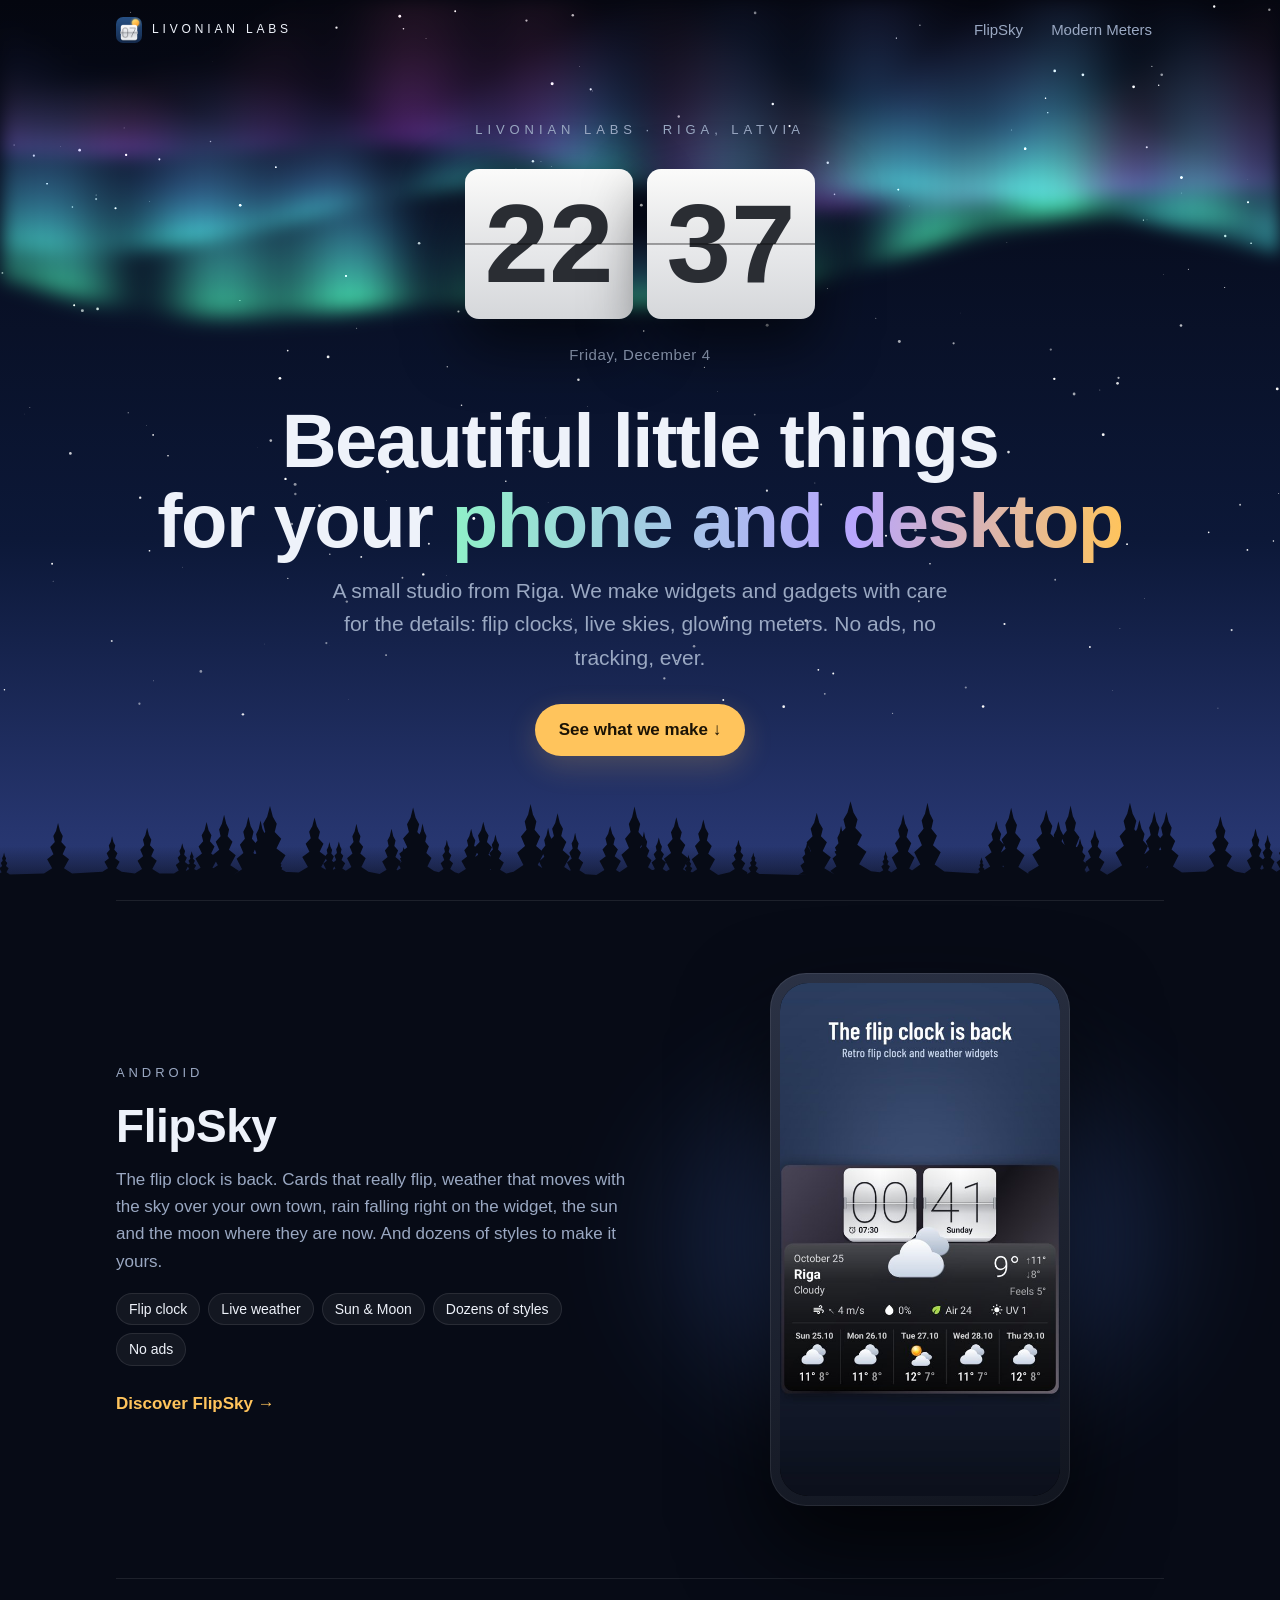
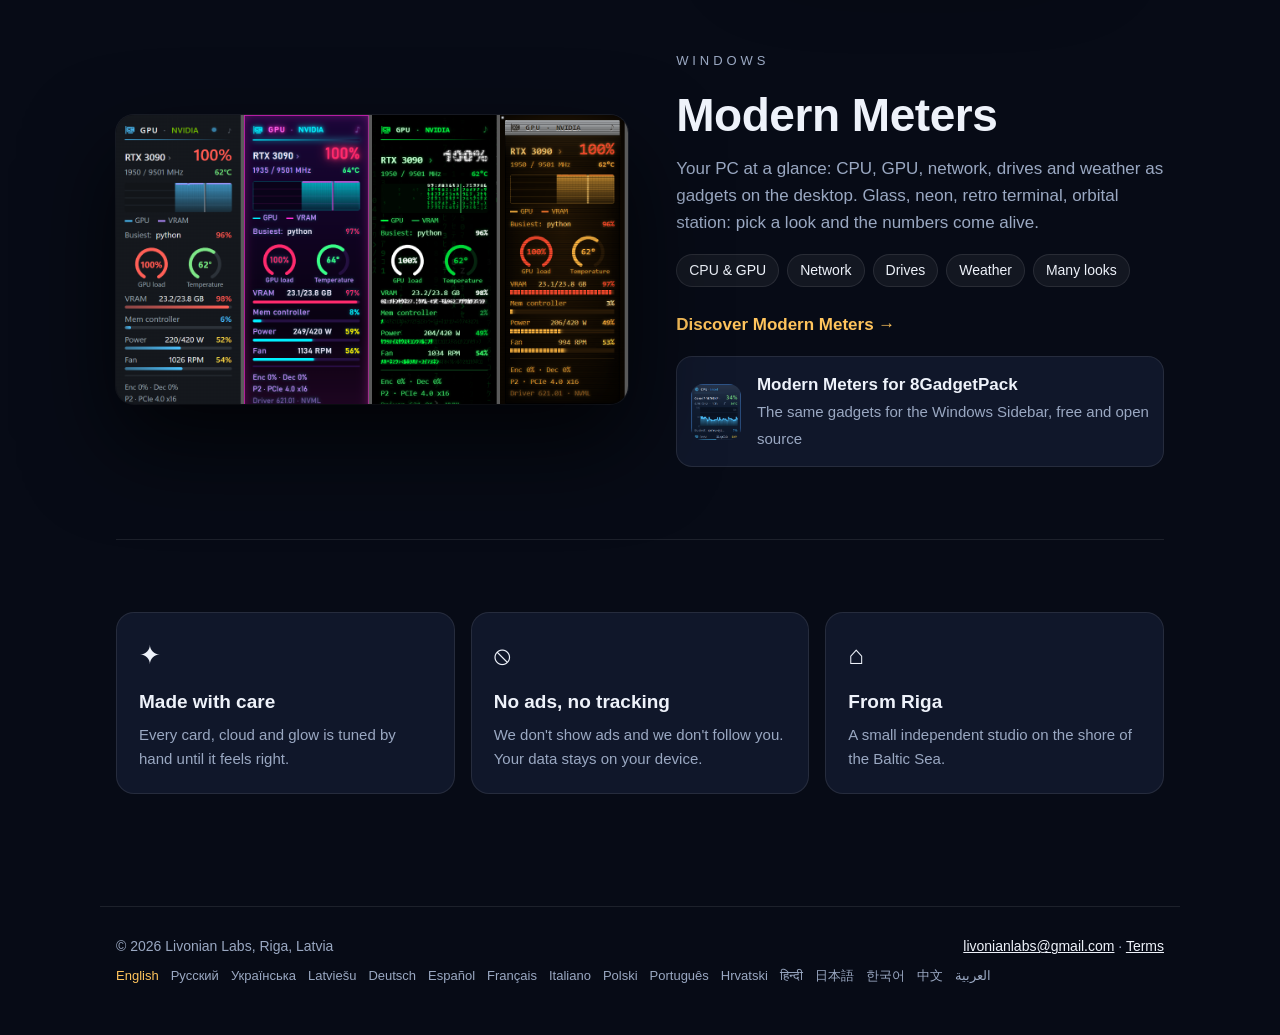
<file: index.html>
<!doctype html>
<html lang="en">
<head>
<meta charset="utf-8">
<meta name="viewport" content="width=device-width, initial-scale=1">
<title>Livonian Labs</title>
<meta name="description" content="A small studio in Riga, Latvia, making beautiful little things for your phone and desktop. No ads, no tracking.">
<meta name="theme-color" content="#070b16">
<link rel="icon" href="/favicon.png">
<link rel="stylesheet" href="/site.css">
<style>
:root {
  --bg: #070b16;
  --ink: #eef2fa;
  --muted: #9aa8c2;
  --amber: #ffc45c;
  --mint: #8ff0c8;
  --card: #10172a;
  --line: #ffffff17;
}
* { box-sizing: border-box; }
html { scroll-behavior: smooth; }
body {
  margin: 0; background: var(--bg); color: var(--ink);
  font: 17px/1.6 -apple-system, "Segoe UI", Roboto, "Helvetica Neue", Arial, sans-serif;
  -webkit-font-smoothing: antialiased; overflow-x: hidden;
}
a { color: inherit; }

/* ---------- The night sky ---------- */
.hero { position: relative; min-height: min(100svh, 980px); display: grid; place-items: center; text-align: center; padding: 72px 16px 96px; isolation: isolate; }
#sky { position: absolute; inset: 0; width: 100%; height: 100%; z-index: -2; }
.hero::after { content: ""; position: absolute; inset: auto 0 0 0; height: 6%; z-index: -1;
  background: linear-gradient(180deg, transparent, var(--bg)); }
.ridge { position: absolute; left: 0; right: 0; bottom: 0; height: 18vh; min-height: 90px; z-index: -1; }

.brand { font-size: 13px; letter-spacing: .38em; text-transform: uppercase; color: var(--muted); margin: 0 0 28px; }
h1 { font-size: clamp(40px, 7vw, 76px); line-height: 1.04; margin: 34px 0 14px; letter-spacing: -.02em; }
h1 em { font-style: normal; background: linear-gradient(90deg, var(--mint), #b8a6ff 60%, var(--amber)); -webkit-background-clip: text; background-clip: text; color: transparent; }
.lead { font-size: clamp(17px, 2.2vw, 21px); color: var(--muted); max-width: 620px; margin: 0 auto 30px; }
.cta { display: inline-flex; gap: 10px; align-items: center; padding: 12px 24px; border-radius: 999px; background: var(--amber); color: #1b1305; font-weight: 600; text-decoration: none; box-shadow: 0 10px 30px #ffc45c33; transition: transform .2s; }
.cta:hover { transform: translateY(-2px); }

/* ---------- A flip clock: the visitor's own time ---------- */
.clock { display: inline-flex; gap: 14px; perspective: 900px; }
.card { position: relative; width: clamp(108px, 18vw, 168px); height: clamp(96px, 16vw, 150px); border-radius: 14px;
  font: 600 clamp(70px, 12vw, 116px)/1 "Segoe UI", Roboto, Arial, sans-serif; color: #2a2d33; font-variant-numeric: tabular-nums;
  box-shadow: 0 24px 60px #0009, 0 2px 0 #fff3 inset; }
.half, .flap { position: absolute; left: 0; right: 0; height: 50%; overflow: hidden; display: flex; justify-content: center;
  background: linear-gradient(180deg, #fbfbfa, #e3e4e6); }
.half.top, .flap.top { top: 0; border-radius: 14px 14px 0 0; align-items: flex-end; }
.half.bot, .flap.bot { bottom: 0; border-radius: 0 0 14px 14px; align-items: flex-start; background: linear-gradient(180deg, #e9eaec, #d5d7da); }
.half span, .flap span { display: block; height: 0; line-height: 0; }
.half.top span, .flap.top span { transform: translateY(.02em); }
.half.bot span, .flap.bot span { transform: translateY(-.02em); }
.card::after { content: ""; position: absolute; left: 0; right: 0; top: calc(50% - 1px); height: 2px; background: #0005; z-index: 5; }
.flap.top { transform-origin: 50% 100%; z-index: 3; backface-visibility: hidden; }
.flap.bot { transform-origin: 50% 0; z-index: 3; transform: rotateX(90deg); backface-visibility: hidden; }
.flip .flap.top { animation: fold .32s ease-in forwards; }
.flip .flap.bot { animation: unfold .32s .32s ease-out forwards; }
@keyframes fold { to { transform: rotateX(-90deg); filter: brightness(.7); } }
@keyframes unfold { from { transform: rotateX(90deg); filter: brightness(1.2); } to { transform: rotateX(0); } }
.date { margin-top: 16px; color: var(--muted); font-size: 15px; letter-spacing: .04em; }

/* ---------- Sections ---------- */
main { max-width: 1080px; margin: 0 auto; padding: 0 16px 40px; }
.kicker { color: var(--amber); font-size: 13px; letter-spacing: .3em; text-transform: uppercase; margin: 0 0 8px; }
h2 { font-size: clamp(30px, 4.5vw, 46px); line-height: 1.1; margin: 0 0 14px; letter-spacing: -.01em; }
.project { display: grid; grid-template-columns: 1.05fr 1fr; gap: 48px; align-items: center; padding: 72px 0; border-top: 1px solid var(--line); }
.project:nth-of-type(even) .show { order: -1; }
.project p { color: var(--muted); margin: 0 0 18px; }
.chips { display: flex; flex-wrap: wrap; gap: 8px; margin: 0 0 24px; padding: 0; list-style: none; }
.chips li { font-size: 14px; padding: 4px 12px; border-radius: 999px; background: #ffffff0d; border: 1px solid var(--line); }
.more { font-weight: 600; text-decoration: none; color: var(--amber); }
.more:hover { text-decoration: underline; }

/* FlipSky: phone screens sliding by */
.phone { position: relative; width: min(300px, 70vw); aspect-ratio: 540/960; margin: 0 auto; border-radius: 36px; padding: 10px;
  background: linear-gradient(160deg, #2b3245, #11151f); box-shadow: 0 40px 90px #000b, 0 0 0 1px #ffffff14 inset; }
.phone .screen { position: relative; width: 100%; height: 100%; border-radius: 28px; overflow: hidden; background: #000; }
.phone img { position: absolute; inset: 0; width: 100%; height: 100%; object-fit: cover; opacity: 0; transition: opacity 1s ease, transform 6s ease; transform: scale(1.04); }
.phone img.on { opacity: 1; transform: scale(1); }
.glow { position: absolute; inset: 10% -10%; z-index: -1; filter: blur(60px); opacity: .5; background: radial-gradient(closest-side, #5b8cff, transparent); }

/* Modern Meters: the gadgets' looks one after another */
.desk { position: relative; border-radius: 18px; overflow: hidden; aspect-ratio: 1224/690; background: #0b0f18; box-shadow: 0 40px 90px #000b, 0 0 0 1px #ffffff14; }
.desk img { position: absolute; inset: 0; width: 100%; height: 100%; object-fit: cover; opacity: 0; transition: opacity 1.2s ease; }
.desk img.on { opacity: 1; }

.also { display: flex; gap: 16px; align-items: center; text-decoration: none; background: var(--card); border: 1px solid var(--line); border-radius: 16px; padding: 14px; margin-top: 18px; max-width: 520px; transition: border-color .2s; }
.also:hover { border-color: #ffffff40; }
.also img { width: 56px; height: 56px; border-radius: 12px; object-fit: cover; object-position: top; }
.also span { color: var(--muted); font-size: 15px; }

/* What we hold to */
.values { display: grid; grid-template-columns: repeat(3, 1fr); gap: 16px; padding: 72px 0; border-top: 1px solid var(--line); }
.value { background: var(--card); border: 1px solid var(--line); border-radius: 18px; padding: 22px; }
.value b { display: block; font-size: 19px; margin: 10px 0 6px; }
.value p { margin: 0; color: var(--muted); font-size: 15px; }
.value i { font-style: normal; font-size: 26px; }

footer { max-width: 1080px; margin: 0 auto; padding: 28px 16px 48px; color: var(--muted); font-size: 14px; border-top: 1px solid var(--line); display: flex; flex-wrap: wrap; gap: 8px 24px; justify-content: space-between; }
footer a { color: var(--ink); }
.langs { width: 100%; display: flex; flex-wrap: wrap; gap: 4px 12px; font-size: 13px; }
.langs a { color: var(--muted); text-decoration: none; cursor: pointer; }
.langs a.on { color: var(--amber); }

.reveal { opacity: 0; transform: translateY(24px); transition: opacity .8s ease, transform .8s ease; }
.reveal.seen { opacity: 1; transform: none; }

@media (max-width: 820px) {
  .project { grid-template-columns: 1fr; gap: 32px; padding: 56px 0; }
  .project:nth-of-type(even) .show { order: 0; }
  .values { grid-template-columns: 1fr; padding: 56px 0; }
  .clock { gap: 10px; }
}
@media (prefers-reduced-motion: reduce) {
  .flip .flap.top, .flip .flap.bot { animation: none; }
  .reveal { opacity: 1; transform: none; transition: none; }
  .phone img, .desk img { transition: none; }
}
</style>
<script type="speculationrules">{"prerender":[{"where":{"href_matches":"/*"},"eagerness":"moderate"}]}</script>
</head>
<body>
<header class="site-head over">
  <a class="logo" href="/"><img src="/favicon.png" alt="" width="26" height="26"><span>Livonian Labs</span></a>
  <nav aria-label="Products">
    <a href="/flipsky/">FlipSky</a>
    <a href="/modern-meters-app/">Modern Meters</a>
  </nav>
</header>

<header class="hero">
  <canvas id="sky" aria-hidden="true"></canvas>
  <svg class="ridge" viewBox="0 0 1200 120" preserveAspectRatio="xMidYMax slice" aria-hidden="true">
    <path fill="#070b16" d="M0 120V100 L-1.3 101.1 L1.2 99.5 L-0.4 96.5 L1.6 94.9 L0.6 92.6 L2.0 91.0 L1.5 89.1 L2.4 87.4 L3.0 84.8 L3.6 87.4 L4.5 89.1 L4.0 91.0 L5.4 92.6 L4.4 94.9 L6.4 96.5 L4.8 99.5 L7.3 101.1 L32.6 100.3 L38.6 96.5 L34.9 89.8 L39.6 86.1 L37.2 80.8 L40.6 77.1 L39.5 72.6 L41.5 68.9 L43.0 62.9 L44.5 68.9 L46.5 72.6 L45.4 77.1 L48.8 80.8 L46.4 86.1 L51.1 89.8 L47.4 96.5 L53.4 100.3 L75.9 99.1 L80.0 96.4 L77.4 91.7 L80.7 89.1 L79.0 85.4 L81.3 82.8 L80.6 79.6 L82.0 77.0 L83.0 72.8 L84.0 77.0 L85.4 79.6 L84.7 82.8 L87.0 85.4 L85.3 89.1 L88.6 91.7 L86.0 96.4 L90.1 99.1 L99.9 100.4 L105.2 97.0 L101.9 90.9 L106.0 87.5 L103.9 82.8 L106.9 79.4 L105.9 75.3 L107.7 71.9 L109.0 66.5 L110.3 71.9 L112.1 75.3 L111.1 79.4 L114.1 82.8 L112.0 87.5 L116.1 90.9 L112.8 97.0 L118.1 100.4 L128.9 100.3 L132.4 98.1 L130.2 94.1 L133.0 91.8 L131.6 88.7 L133.6 86.4 L132.9 83.7 L134.1 81.5 L135.0 77.9 L135.9 81.5 L137.1 83.7 L136.4 86.4 L138.4 88.7 L137.0 91.8 L139.8 94.1 L137.6 98.1 L141.1 100.3 L137.8 98.6 L140.2 97.1 L138.7 94.5 L140.6 93.0 L139.6 90.9 L141.0 89.4 L140.6 87.7 L141.4 86.2 L142.0 83.8 L142.6 86.2 L143.4 87.7 L143.0 89.4 L144.4 90.9 L143.4 93.0 L145.3 94.5 L143.8 97.1 L146.2 98.6 L142.5 99.8 L148.6 96.1 L144.8 89.3 L149.6 85.5 L147.1 80.3 L150.5 76.5 L149.4 72.0 L151.5 68.3 L153.0 62.2 L154.5 68.3 L156.6 72.0 L155.5 76.5 L158.9 80.3 L156.4 85.5 L161.2 89.3 L157.4 96.1 L163.5 99.8 L155.0 98.5 L161.4 94.3 L157.4 86.9 L162.4 82.7 L159.8 76.9 L163.4 72.7 L162.3 67.7 L164.4 63.5 L166.0 56.9 L167.6 63.5 L169.7 67.7 L168.6 72.7 L172.2 76.9 L169.6 82.7 L174.6 86.9 L170.6 94.3 L177.0 98.5 L172.8 101.5 L179.3 97.2 L175.3 89.4 L180.3 85.1 L177.7 79.0 L181.4 74.7 L180.2 69.5 L182.4 65.2 L184.0 58.3 L185.6 65.2 L187.8 69.5 L186.6 74.7 L190.3 79.0 L187.7 85.1 L192.7 89.4 L188.7 97.2 L195.2 101.5 L183.4 100.0 L189.0 96.1 L185.5 89.1 L189.9 85.3 L187.6 79.8 L190.7 75.9 L189.7 71.3 L191.6 67.4 L193.0 61.1 L194.4 67.4 L196.3 71.3 L195.3 75.9 L198.4 79.8 L196.1 85.3 L200.5 89.1 L197.0 96.1 L202.6 100.0 L185.2 101.0 L193.8 96.0 L188.5 86.8 L195.2 81.8 L191.7 74.7 L196.5 69.6 L195.0 63.5 L197.9 58.4 L200.0 50.3 L202.1 58.4 L205.0 63.5 L203.5 69.6 L208.3 74.7 L204.8 81.8 L211.5 86.8 L206.2 96.0 L214.8 101.0 L204.3 99.1 L205.9 98.1 L204.9 96.2 L206.1 95.2 L205.5 93.7 L206.4 92.7 L206.1 91.4 L206.6 90.4 L207.0 88.7 L207.4 90.4 L207.9 91.4 L207.6 92.7 L208.5 93.7 L207.9 95.2 L209.1 96.2 L208.1 98.1 L209.7 99.1 L221.3 99.7 L228.1 95.6 L223.9 88.2 L229.2 84.2 L226.4 78.4 L230.2 74.3 L229.0 69.4 L231.3 65.4 L233.0 58.8 L234.7 65.4 L237.0 69.4 L235.8 74.3 L239.6 78.4 L236.8 84.2 L242.1 88.2 L237.9 95.6 L244.7 99.7 L238.1 99.5 L241.5 97.3 L239.4 93.2 L242.1 91.0 L240.7 87.8 L242.6 85.6 L242.0 82.9 L243.2 80.6 L244.0 77.1 L244.8 80.6 L246.0 82.9 L245.4 85.6 L247.3 87.8 L245.9 91.0 L248.6 93.2 L246.5 97.3 L249.9 99.5 L245.0 98.9 L248.5 96.7 L246.3 92.7 L249.0 90.4 L247.7 87.3 L249.6 85.1 L249.0 82.4 L250.1 80.1 L251.0 76.6 L251.9 80.1 L253.0 82.4 L252.4 85.1 L254.3 87.3 L253.0 90.4 L255.7 92.7 L253.5 96.7 L257.0 98.9 L255.1 99.0 L260.3 95.5 L257.1 89.1 L261.1 85.6 L259.0 80.6 L261.9 77.1 L261.0 72.8 L262.7 69.3 L264.0 63.6 L265.3 69.3 L267.0 72.8 L266.1 77.1 L269.0 80.6 L266.9 85.6 L270.9 89.1 L267.7 95.5 L272.9 99.0 L281.2 100.8 L286.3 97.5 L283.1 91.4 L287.1 88.1 L285.1 83.4 L287.9 80.0 L287.0 76.0 L288.7 72.7 L290.0 67.3 L291.3 72.7 L293.0 76.0 L292.1 80.0 L294.9 83.4 L292.9 88.1 L296.9 91.4 L293.7 97.5 L298.8 100.8 L294.1 98.5 L296.9 96.7 L295.2 93.5 L297.4 91.7 L296.3 89.2 L297.8 87.5 L297.3 85.3 L298.3 83.6 L299.0 80.7 L299.7 83.6 L300.7 85.3 L300.2 87.5 L301.7 89.2 L300.6 91.7 L302.8 93.5 L301.1 96.7 L303.9 98.5 L292.7 99.1 L300.4 94.4 L295.7 85.8 L301.7 81.0 L298.6 74.4 L302.9 69.6 L301.5 63.9 L304.1 59.1 L306.0 51.5 L307.9 59.1 L310.5 63.9 L309.1 69.6 L313.4 74.4 L310.3 81.0 L316.3 85.8 L311.6 94.4 L319.3 99.1 L304.5 98.6 L309.4 95.1 L306.4 88.8 L310.2 85.2 L308.3 80.3 L311.0 76.8 L310.1 72.5 L311.8 69.0 L313.0 63.4 L314.2 69.0 L315.9 72.5 L315.0 76.8 L317.7 80.3 L315.8 85.2 L319.6 88.8 L316.6 95.1 L321.5 98.6 L325.1 99.5 L328.5 97.1 L326.4 92.7 L329.1 90.3 L327.7 86.9 L329.6 84.5 L329.0 81.6 L330.2 79.2 L331.0 75.3 L331.8 79.2 L333.0 81.6 L332.4 84.5 L334.3 86.9 L332.9 90.3 L335.6 92.7 L333.5 97.1 L336.9 99.5 L339.8 100.4 L345.1 97.1 L341.8 91.2 L346.0 87.8 L343.9 83.2 L346.8 79.9 L345.9 75.9 L347.7 72.6 L349.0 67.3 L350.3 72.6 L352.1 75.9 L351.2 79.9 L354.1 83.2 L352.0 87.8 L356.2 91.2 L352.9 97.1 L358.2 100.4 L346.5 101.4 L353.2 97.5 L349.1 90.4 L354.2 86.5 L351.6 81.0 L355.3 77.1 L354.1 72.3 L356.4 68.4 L358.0 62.1 L359.6 68.4 L361.9 72.3 L360.7 77.1 L364.4 81.0 L361.8 86.5 L366.9 90.4 L362.8 97.5 L369.5 101.4 L359.0 100.4 L363.6 97.5 L360.8 92.3 L364.4 89.4 L362.5 85.4 L365.1 82.5 L364.3 79.0 L365.9 76.1 L367.0 71.5 L368.1 76.1 L369.7 79.0 L368.9 82.5 L371.5 85.4 L369.6 89.4 L373.2 92.3 L370.4 97.5 L375.0 100.4 L380.4 99.1 L387.7 94.0 L383.1 85.0 L388.9 80.0 L385.9 73.0 L390.0 67.9 L388.7 61.9 L391.2 56.9 L393.0 48.9 L394.8 56.9 L397.3 61.9 L396.0 67.9 L400.1 73.0 L397.1 80.0 L402.9 85.0 L398.3 94.0 L405.6 99.1 L397.5 101.1 L402.4 97.7 L399.3 91.4 L403.2 88.0 L401.2 83.1 L404.0 79.7 L403.1 75.5 L404.8 72.0 L406.0 66.5 L407.2 72.0 L408.9 75.5 L408.0 79.7 L410.8 83.1 L408.8 88.0 L412.7 91.4 L409.6 97.7 L414.5 101.1 L401.4 100.0 L408.1 95.6 L403.9 87.7 L409.2 83.2 L406.5 77.1 L410.3 72.6 L409.0 67.3 L411.3 62.9 L413.0 55.8 L414.7 62.9 L417.0 67.3 L415.7 72.6 L419.5 77.1 L416.8 83.2 L422.1 87.7 L417.9 95.6 L424.6 100.0 L418.3 101.0 L422.8 97.9 L420.0 92.3 L423.5 89.3 L421.7 85.0 L424.2 81.9 L423.4 78.2 L424.9 75.1 L426.0 70.2 L427.1 75.1 L428.6 78.2 L427.8 81.9 L430.3 85.0 L428.5 89.3 L432.0 92.3 L429.2 97.9 L433.7 101.0 L441.8 101.4 L447.7 97.8 L444.1 91.2 L448.7 87.6 L446.3 82.5 L449.6 78.9 L448.5 74.5 L450.5 70.9 L452.0 65.1 L453.5 70.9 L455.5 74.5 L454.4 78.9 L457.7 82.5 L455.3 87.6 L459.9 91.2 L456.3 97.8 L462.2 101.4 L457.5 100.3 L464.8 95.4 L460.3 86.5 L465.9 81.5 L463.0 74.6 L467.1 69.6 L465.8 63.7 L468.2 58.7 L470.0 50.8 L471.8 58.7 L474.2 63.7 L472.9 69.6 L477.0 74.6 L474.1 81.5 L479.7 86.5 L475.2 95.4 L482.5 100.3 L469.8 98.7 L474.0 95.8 L471.4 90.5 L474.7 87.5 L473.0 83.4 L475.3 80.4 L474.6 76.9 L476.0 74.0 L477.0 69.2 L478.0 74.0 L479.4 76.9 L478.7 80.4 L481.0 83.4 L479.3 87.5 L482.6 90.5 L480.0 95.8 L484.2 98.7 L481.2 99.6 L485.1 97.0 L482.7 92.3 L485.8 89.7 L484.2 86.1 L486.4 83.5 L485.7 80.4 L487.0 77.8 L488.0 73.7 L489.0 77.8 L490.3 80.4 L489.6 83.5 L491.8 86.1 L490.2 89.7 L493.3 92.3 L490.9 97.0 L494.8 99.6 L489.2 101.4 L496.1 97.2 L491.8 89.5 L497.1 85.2 L494.4 79.2 L498.2 74.9 L497.0 69.8 L499.3 65.5 L501.0 58.7 L502.7 65.5 L505.0 69.8 L503.8 74.9 L507.6 79.2 L504.9 85.2 L510.2 89.5 L505.9 97.2 L512.8 101.4 L506.4 100.3 L508.5 98.9 L507.2 96.4 L508.8 95.0 L508.0 93.1 L509.2 91.7 L508.8 90.1 L509.5 88.7 L510.0 86.5 L510.5 88.7 L511.2 90.1 L510.8 91.7 L512.0 93.1 L511.2 95.0 L512.8 96.4 L511.5 98.9 L513.6 100.3 L510.0 101.4 L516.4 97.3 L512.4 89.9 L517.4 85.8 L514.8 80.0 L518.4 75.9 L517.2 71.0 L519.4 66.9 L521.0 60.3 L522.6 66.9 L524.8 71.0 L523.6 75.9 L527.2 80.0 L524.6 85.8 L529.6 89.9 L525.6 97.3 L532.0 101.4 L540.5 99.4 L544.3 97.0 L542.0 92.7 L544.9 90.2 L543.4 86.9 L545.5 84.4 L544.8 81.5 L546.1 79.1 L547.0 75.3 L547.9 79.1 L549.2 81.5 L548.5 84.4 L550.6 86.9 L549.1 90.2 L552.0 92.7 L549.7 97.0 L553.5 99.4 L553.5 100.7 L556.1 99.1 L554.5 96.3 L556.5 94.7 L555.5 92.4 L556.9 90.9 L556.5 88.9 L557.4 87.4 L558.0 84.8 L558.6 87.4 L559.5 88.9 L559.1 90.9 L560.5 92.4 L559.5 94.7 L561.5 96.3 L559.9 99.1 L562.5 100.7 L591.4 101.4 L595.2 98.9 L592.9 94.5 L595.8 92.1 L594.3 88.6 L596.5 86.2 L595.8 83.2 L597.1 80.8 L598.0 76.8 L598.9 80.8 L600.2 83.2 L599.5 86.2 L601.7 88.6 L600.2 92.1 L603.1 94.5 L600.8 98.9 L604.6 101.4 L591.7 101.1 L599.4 96.5 L594.6 88.3 L600.6 83.7 L597.5 77.3 L601.9 72.8 L600.5 67.3 L603.1 62.7 L605.0 55.4 L606.9 62.7 L609.5 67.3 L608.1 72.8 L612.5 77.3 L609.4 83.7 L615.4 88.3 L610.6 96.5 L618.3 101.1 L615.0 98.5 L619.6 95.2 L616.7 89.2 L620.4 85.9 L618.5 81.2 L621.1 77.9 L620.3 73.8 L621.9 70.5 L623.0 65.2 L624.1 70.5 L625.7 73.8 L624.9 77.9 L627.5 81.2 L625.6 85.9 L629.3 89.2 L626.4 95.2 L631.0 98.5 L614.8 98.7 L623.6 93.6 L618.2 84.2 L625.0 79.1 L621.5 71.8 L626.4 66.6 L624.8 60.4 L627.8 55.2 L630.0 46.9 L632.2 55.2 L635.2 60.4 L633.6 66.6 L638.5 71.8 L635.0 79.1 L641.8 84.2 L636.4 93.6 L645.2 98.7 L651.8 99.5 L654.3 97.9 L652.8 95.1 L654.6 93.6 L653.7 91.4 L655.0 89.8 L654.6 88.0 L655.4 86.4 L656.0 83.9 L656.6 86.4 L657.4 88.0 L657.0 89.8 L658.3 91.4 L657.4 93.6 L659.2 95.1 L657.7 97.9 L660.2 99.5 L658.2 101.0 L664.5 96.6 L660.6 88.6 L665.5 84.1 L663.0 77.9 L666.5 73.4 L665.3 68.1 L667.5 63.6 L669.0 56.5 L670.5 63.6 L672.7 68.1 L671.5 73.4 L675.0 77.9 L672.5 84.1 L677.4 88.6 L673.5 96.6 L679.8 101.0 L674.5 98.8 L681.7 93.7 L677.2 84.6 L682.9 79.5 L680.0 72.4 L684.1 67.3 L682.7 61.2 L685.2 56.2 L687.0 48.0 L688.8 56.2 L691.3 61.2 L689.9 67.3 L694.0 72.4 L691.1 79.5 L696.8 84.6 L692.3 93.7 L699.5 98.8 L724.1 100.3 L725.8 99.1 L724.7 97.0 L726.1 95.8 L725.4 94.1 L726.3 92.9 L726.0 91.4 L726.6 90.2 L727.0 88.3 L727.4 90.2 L728.0 91.4 L727.7 92.9 L728.6 94.1 L727.9 95.8 L729.3 97.0 L728.2 99.1 L729.9 100.3 L727.3 98.9 L733.5 95.2 L729.6 88.4 L734.5 84.7 L732.0 79.4 L735.5 75.6 L734.4 71.1 L736.5 67.4 L738.0 61.4 L739.5 67.4 L741.6 71.1 L740.5 75.6 L744.0 79.4 L741.5 84.7 L746.4 88.4 L742.5 95.2 L748.7 98.9 L736.3 100.5 L743.7 95.6 L739.1 86.8 L744.9 82.0 L741.9 75.1 L746.0 70.3 L744.7 64.4 L747.2 59.5 L749.0 51.7 L750.8 59.5 L753.3 64.4 L752.0 70.3 L756.1 75.1 L753.1 82.0 L758.9 86.8 L754.3 95.6 L761.7 100.5 L761.8 99.3 L769.5 94.6 L764.7 86.3 L770.7 81.7 L767.6 75.3 L771.9 70.7 L770.5 65.1 L773.1 60.5 L775.0 53.1 L776.9 60.5 L779.5 65.1 L778.1 70.7 L782.4 75.3 L779.3 81.7 L785.3 86.3 L780.5 94.6 L788.2 99.3 L773.8 101.1 L779.7 97.2 L776.0 90.1 L780.6 86.1 L778.3 80.6 L781.6 76.7 L780.5 71.9 L782.5 68.0 L784.0 61.6 L785.5 68.0 L787.5 71.9 L786.4 76.7 L789.7 80.6 L787.4 86.1 L792.0 90.1 L788.3 97.2 L794.2 101.1 L781.2 98.9 L788.0 94.0 L783.8 85.2 L789.1 80.3 L786.4 73.5 L790.2 68.6 L789.0 62.7 L791.3 57.9 L793.0 50.0 L794.7 57.9 L797.0 62.7 L795.8 68.6 L799.6 73.5 L796.9 80.3 L802.2 85.2 L798.0 94.0 L804.8 98.9 L792.8 101.4 L797.0 98.6 L794.4 93.8 L797.6 91.1 L796.0 87.3 L798.3 84.6 L797.5 81.3 L799.0 78.6 L800.0 74.3 L801.0 78.6 L802.5 81.3 L801.7 84.6 L804.0 87.3 L802.4 91.1 L805.6 93.8 L803.0 98.6 L807.2 101.4 L801.9 101.3 L807.2 97.9 L803.9 91.9 L808.0 88.6 L805.9 83.9 L808.9 80.5 L807.9 76.5 L809.7 73.2 L811.0 67.8 L812.3 73.2 L814.1 76.5 L813.1 80.5 L816.1 83.9 L814.0 88.6 L818.1 91.9 L814.8 97.9 L820.1 101.3 L823.3 99.4 L831.2 94.3 L826.3 85.0 L832.5 79.9 L829.3 72.7 L833.8 67.5 L832.3 61.4 L835.0 56.2 L837.0 48.0 L839.0 56.2 L841.7 61.4 L840.2 67.5 L844.7 72.7 L841.5 79.9 L847.7 85.0 L842.8 94.3 L850.7 99.4 L832.7 101.0 L839.3 97.0 L835.2 89.7 L840.3 85.7 L837.7 80.1 L841.3 76.0 L840.2 71.2 L842.4 67.2 L844.0 60.8 L845.6 67.2 L847.8 71.2 L846.7 76.0 L850.3 80.1 L847.7 85.7 L852.8 89.7 L848.7 97.0 L855.3 101.0 L844.0 100.2 L850.4 95.6 L846.4 87.4 L851.4 82.8 L848.8 76.4 L852.4 71.8 L851.2 66.4 L853.4 61.8 L855.0 54.5 L856.6 61.8 L858.8 66.4 L857.6 71.8 L861.2 76.4 L858.6 82.8 L863.6 87.4 L859.6 95.6 L866.0 100.2 L852.5 99.7 L859.2 95.2 L855.0 87.1 L860.2 82.6 L857.5 76.3 L861.3 71.8 L860.1 66.4 L862.4 61.9 L864.0 54.6 L865.6 61.9 L867.9 66.4 L866.7 71.8 L870.5 76.3 L867.8 82.6 L873.0 87.1 L868.8 95.2 L875.5 99.7 L893.1 98.9 L899.4 94.8 L895.5 87.5 L900.4 83.4 L897.9 77.7 L901.4 73.6 L900.3 68.7 L902.4 64.6 L904.0 58.0 L905.6 64.6 L907.7 68.7 L906.6 73.6 L910.1 77.7 L907.6 83.4 L912.5 87.5 L908.6 94.8 L914.9 98.9 L921.9 100.1 L926.6 96.8 L923.7 90.8 L927.3 87.5 L925.5 82.9 L928.1 79.6 L927.2 75.6 L928.8 72.3 L930.0 67.0 L931.2 72.3 L932.8 75.6 L931.9 79.6 L934.5 82.9 L932.7 87.5 L936.3 90.8 L933.4 96.8 L938.1 100.1 L932.4 99.1 L936.2 96.4 L933.9 91.4 L936.8 88.7 L935.3 84.9 L937.5 82.1 L936.8 78.9 L938.1 76.1 L939.0 71.7 L939.9 76.1 L941.2 78.9 L940.5 82.1 L942.7 84.9 L941.2 88.7 L944.1 91.4 L941.8 96.4 L945.6 99.1 L943.7 100.1 L948.5 97.2 L945.6 92.0 L949.3 89.2 L947.4 85.1 L950.1 82.3 L949.2 78.8 L950.8 75.9 L952.0 71.3 L953.2 75.9 L954.8 78.8 L953.9 82.3 L956.6 85.1 L954.7 89.2 L958.4 92.0 L955.5 97.2 L960.3 100.1 L958.5 100.6 L965.2 96.5 L961.0 89.3 L966.2 85.2 L963.5 79.6 L967.3 75.5 L966.1 70.7 L968.4 66.6 L970.0 60.2 L971.6 66.6 L973.9 70.7 L972.7 75.5 L976.5 79.6 L973.8 85.2 L979.0 89.3 L974.8 96.5 L981.5 100.6 L975.4 101.0 L979.8 98.2 L977.1 93.0 L980.5 90.1 L978.7 86.1 L981.2 83.2 L980.4 79.8 L981.9 76.9 L983.0 72.3 L984.1 76.9 L985.6 79.8 L984.8 83.2 L987.3 86.1 L985.5 90.1 L988.9 93.0 L986.2 98.2 L990.6 101.0 L1000.8 99.7 L1005.6 96.9 L1002.6 91.9 L1006.3 89.1 L1004.4 85.2 L1007.1 82.4 L1006.2 79.0 L1007.8 76.2 L1009.0 71.8 L1010.2 76.2 L1011.8 79.0 L1010.9 82.4 L1013.6 85.2 L1011.7 89.1 L1015.4 91.9 L1012.4 96.9 L1017.2 99.7 L1002.1 99.6 L1010.2 94.8 L1005.1 86.1 L1011.4 81.2 L1008.2 74.5 L1012.7 69.6 L1011.3 63.8 L1014.0 59.0 L1016.0 51.3 L1018.0 59.0 L1020.7 63.8 L1019.3 69.6 L1023.8 74.5 L1020.6 81.2 L1026.9 86.1 L1021.8 94.8 L1029.9 99.6 L1019.0 99.9 L1023.7 97.1 L1020.8 92.0 L1024.4 89.2 L1022.5 85.3 L1025.1 82.4 L1024.3 79.1 L1025.9 76.2 L1027.0 71.7 L1028.1 76.2 L1029.7 79.1 L1028.9 82.4 L1031.5 85.3 L1029.6 89.2 L1033.2 92.0 L1030.3 97.1 L1035.0 99.9 L1064.2 100.9 L1065.8 99.8 L1064.8 97.8 L1066.1 96.7 L1065.4 95.2 L1066.3 94.1 L1066.0 92.8 L1066.6 91.7 L1067.0 89.9 L1067.4 91.7 L1068.0 92.8 L1067.7 94.1 L1068.6 95.2 L1067.9 96.7 L1069.2 97.8 L1068.2 99.8 L1069.8 100.9 L1075.9 101.4 L1078.3 100.0 L1076.8 97.4 L1078.7 96.0 L1077.7 94.0 L1079.0 92.6 L1078.6 90.9 L1079.4 89.4 L1080.0 87.1 L1080.6 89.4 L1081.4 90.9 L1081.0 92.6 L1082.3 94.0 L1081.3 96.0 L1083.2 97.4 L1081.7 100.0 L1084.1 101.4 L1084.9 99.3 L1088.4 97.0 L1086.3 93.0 L1089.0 90.7 L1087.6 87.6 L1089.6 85.4 L1088.9 82.7 L1090.1 80.4 L1091.0 76.8 L1091.9 80.4 L1093.1 82.7 L1092.4 85.4 L1094.4 87.6 L1093.0 90.7 L1095.7 93.0 L1093.6 97.0 L1097.1 99.3 L1085.9 99.8 L1092.9 95.3 L1088.5 87.2 L1094.0 82.7 L1091.2 76.4 L1095.1 71.9 L1093.9 66.5 L1096.3 62.0 L1098.0 54.8 L1099.7 62.0 L1102.1 66.5 L1100.9 71.9 L1104.8 76.4 L1102.0 82.7 L1107.5 87.2 L1103.1 95.3 L1110.1 99.8 L1101.7 99.2 L1103.6 97.8 L1102.5 95.4 L1103.9 94.1 L1103.2 92.2 L1104.2 90.8 L1103.9 89.2 L1104.5 87.9 L1105.0 85.7 L1105.5 87.9 L1106.1 89.2 L1105.8 90.8 L1106.8 92.2 L1106.1 94.1 L1107.5 95.4 L1106.4 97.8 L1108.3 99.2 L1116.5 99.5 L1120.3 96.9 L1117.9 92.2 L1120.9 89.5 L1119.3 85.9 L1121.5 83.3 L1120.8 80.1 L1122.1 77.5 L1123.0 73.3 L1123.9 77.5 L1125.2 80.1 L1124.5 83.3 L1126.7 85.9 L1125.1 89.5 L1128.1 92.2 L1125.7 96.9 L1129.5 99.5 L1129.7 101.2 L1136.3 97.0 L1132.2 89.3 L1137.3 85.1 L1134.7 79.2 L1138.3 75.0 L1137.2 69.9 L1139.4 65.6 L1141.0 58.9 L1142.6 65.6 L1144.8 69.9 L1143.7 75.0 L1147.3 79.2 L1144.7 85.1 L1149.8 89.3 L1145.7 97.0 L1152.3 101.2 L1142.1 100.2 L1149.0 95.8 L1144.7 87.7 L1150.1 83.2 L1147.3 77.0 L1151.2 72.5 L1149.9 67.1 L1152.3 62.7 L1154.0 55.5 L1155.7 62.7 L1158.1 67.1 L1156.8 72.5 L1160.7 77.0 L1157.9 83.2 L1163.3 87.7 L1159.0 95.8 L1165.9 100.2 L1160.8 99.4 L1167.3 95.3 L1163.3 87.8 L1168.3 83.7 L1165.7 78.0 L1169.4 73.8 L1168.2 68.9 L1170.4 64.8 L1172.0 58.2 L1173.6 64.8 L1175.8 68.9 L1174.6 73.8 L1178.3 78.0 L1175.7 83.7 L1180.7 87.8 L1176.7 95.3 L1183.2 99.4 L1199.5 101.2 L1206.7 97.0 L1202.2 89.4 L1207.9 85.2 L1205.0 79.3 L1209.1 75.1 L1207.7 70.0 L1210.2 65.8 L1212.0 59.1 L1213.8 65.8 L1216.3 70.0 L1214.9 75.1 L1219.0 79.3 L1216.1 85.2 L1221.8 89.4 L1217.3 97.0 L1224.5 101.2 L1210 100V120Z"/>
  </svg>
  <div>
    <p class="brand" data-i="brand">Livonian Labs · Riga, Latvia</p>
    <div class="clock" dir="ltr" aria-label="The time now">
      <div class="card" id="h"></div>
      <div class="card" id="m"></div>
    </div>
    <div class="date" id="date"></div>
    <h1 data-i="h1">Beautiful little things<br>for your <em>phone and desktop</em></h1>
    <p class="lead" data-i="lead">A small studio from Riga. We make widgets and gadgets with care for the details: flip clocks, live skies, glowing meters. No ads, no tracking, ever.</p>
    <a class="cta" href="#work" data-i="cta">See what we make ↓</a>
  </div>
</header>

<main id="work">
  <section class="project reveal">
    <div>
      <p class="kicker">Android</p>
      <h2 style="view-transition-name:fs-title">FlipSky</h2>
      <p data-i="fs">The flip clock is back. Cards that really flip, weather that moves with the sky over your own town, rain falling right on the widget, the sun and the moon where they are now. And dozens of styles to make it yours.</p>
      <ul class="chips">
        <li data-i="fs1">Flip clock</li><li data-i="fs2">Live weather</li><li data-i="fs3">Sun &amp; Moon</li><li data-i="fs4">Dozens of styles</li><li data-i="fs5">No ads</li>
      </ul>
      <a class="more" href="/flipsky/" data-i="fsmore">Discover FlipSky →</a>
    </div>
    <div class="show" style="position:relative">
      <div class="glow"></div>
      <div class="phone" style="view-transition-name:fs-phone"><div class="screen" id="phone">
        <img src="/flipsky/img/01_flip_clock.jpg" alt="FlipSky flip clock widget" class="on">
        <img src="/flipsky/img/02_live_rain.jpg" alt="Live rain on the widget" loading="lazy">
        <img src="/flipsky/img/03_styles.jpg" alt="FlipSky styles" loading="lazy">
        <img src="/flipsky/img/05_weather.jpg" alt="The weather screen" loading="lazy">
        <img src="/flipsky/img/06_week.jpg" alt="The week ahead" loading="lazy">
      </div></div>
    </div>
  </section>

  <section class="project reveal">
    <div>
      <p class="kicker">Windows</p>
      <h2 style="view-transition-name:mm-title">Modern Meters</h2>
      <p data-i="mm">Your PC at a glance: CPU, GPU, network, drives and weather as gadgets on the desktop. Glass, neon, retro terminal, orbital station: pick a look and the numbers come alive.</p>
      <ul class="chips">
        <li>CPU &amp; GPU</li><li data-i="mm2">Network</li><li data-i="mm3">Drives</li><li data-i="mm4">Weather</li><li data-i="mm5">Many looks</li>
      </ul>
      <a class="more" href="/modern-meters-app/" data-i="mmmore">Discover Modern Meters →</a>
      <a class="also" href="/modern-meters/">
        <img src="/modern-meters/img/cpu-glass.png" alt="">
        <div><strong>Modern Meters for 8GadgetPack</strong><br><span data-i="mmold">The same gadgets for the Windows Sidebar, free and open source</span></div>
      </a>
    </div>
    <div class="show">
      <div class="desk" id="desk" style="view-transition-name:mm-shot">
        <img src="/modern-meters-app/img/styles-1.png" alt="Modern Meters gadgets in several looks" class="on">
        <img src="/modern-meters-app/img/styles-3.png" alt="" loading="lazy">
        <img src="/modern-meters-app/img/styles-4.png" alt="" loading="lazy">
        <img src="/modern-meters-app/img/styles-2.png" alt="" loading="lazy">
      </div>
    </div>
  </section>

  <section class="values reveal">
    <div class="value"><i>✦</i><b data-i="v1">Made with care</b><p data-i="v1t">Every card, cloud and glow is tuned by hand until it feels right.</p></div>
    <div class="value"><i>⦸</i><b data-i="v2">No ads, no tracking</b><p data-i="v2t">We don't show ads and we don't follow you. Your data stays on your device.</p></div>
    <div class="value"><i>⌂</i><b data-i="v3">From Riga</b><p data-i="v3t">A small independent studio on the shore of the Baltic Sea.</p></div>
  </section>
</main>

<footer>
  <span data-i="copy">© 2026 Livonian Labs, Riga, Latvia</span>
  <span><a href="mailto:livonianlabs@gmail.com">livonianlabs@gmail.com</a> · <a href="/terms.html" data-i="terms">Terms</a></span>
  <span class="langs" id="langs"></span>
</footer>

<script>
(() => {
  const still = matchMedia('(prefers-reduced-motion: reduce)').matches;

  /* The flip clock: the visitor's own time, the cards turning at each new minute. */
  const cards = { h: document.getElementById('h'), m: document.getElementById('m') };
  const shown = {};
  const face = v => `<div class="half top"><span>${v}</span></div><div class="half bot"><span>${v}</span></div>`;
  function set(id, v) {
    const el = cards[id];
    if (shown[id] === undefined) { el.innerHTML = face(v); shown[id] = v; return; }
    if (shown[id] === v) return;
    const old = shown[id]; shown[id] = v;
    el.classList.remove('flip');
    el.innerHTML = `<div class="half top"><span>${v}</span></div><div class="half bot"><span>${old}</span></div>` +
      `<div class="flap top"><span>${old}</span></div><div class="flap bot"><span>${v}</span></div>`;
    void el.offsetWidth; el.classList.add('flip');
    setTimeout(() => { el.innerHTML = face(v); el.classList.remove('flip'); }, still ? 0 : 700);
  }
  const two = n => String(n).padStart(2, '0');
  function tick(once) {
    const d = new Date();
    set('h', two(d.getHours())); set('m', two(d.getMinutes()));
    document.getElementById('date').textContent = d.toLocaleDateString(window.siteLang || undefined, { weekday: 'long', day: 'numeric', month: 'long' });
    if (!once) setTimeout(tick, 1000 - d.getMilliseconds() + 5);
  }
  tick();

  /* The sky: stars that twinkle, and the northern lights drifting over the ridge. */
  const c = document.getElementById('sky'), g = c.getContext('2d');
  let W, H, stars = [], t = 0;
  function size() {
    const r = Math.min(devicePixelRatio || 1, 2);
    W = c.width = c.clientWidth * r; H = c.height = c.clientHeight * r;
    stars = Array.from({ length: Math.round(W * H / 5200) }, () => ({ x: Math.random() * W, y: Math.random() * H * .8, r: Math.random() * 1.3 * r + .2, p: Math.random() * 6.3 }));
  }
  // The lights are drawn small on their own canvas, then laid over the sky enlarged and blurred: soft curtains.
  const a = document.createElement('canvas'), ag = a.getContext('2d');
  function ribbon(base, amp, hue, alpha, speed, phase) {
    const w = a.width, h = a.height;
    for (let x = 0; x <= w; x += 2) {
      const u = x / w;
      const y = h * base + Math.sin(u * 5 + t * speed + phase) * h * amp + Math.sin(u * 13 + t * speed * 1.7) * h * amp * .3;
      const len = h * (.18 + .1 * Math.sin(u * 9 + t * .6 + phase));
      // Brighter and dimmer folds along the curtain.
      const fold = .55 + .45 * Math.sin(u * 40 + t * 1.3 + phase) * Math.sin(u * 17 - t * .7);
      const gr = ag.createLinearGradient(0, y - len, 0, y + 2);
      gr.addColorStop(0, `hsla(${hue + 80},80%,70%,0)`);
      gr.addColorStop(.55, `hsla(${hue + 40},85%,65%,${alpha * .45 * fold})`);
      gr.addColorStop(.92, `hsla(${hue},90%,62%,${alpha * fold})`);
      gr.addColorStop(1, `hsla(${hue},90%,62%,0)`);
      ag.fillStyle = gr; ag.fillRect(x, y - len, 3, len + 2);
    }
  }
  function draw() {
    const sky = g.createLinearGradient(0, 0, 0, H);
    sky.addColorStop(0, '#04060f'); sky.addColorStop(.6, '#0c1838'); sky.addColorStop(.92, '#26356e'); sky.addColorStop(1, '#2c3b78');
    g.fillStyle = sky; g.fillRect(0, 0, W, H);
    for (const s of stars) {
      g.globalAlpha = .45 + .55 * Math.abs(Math.sin(s.p + t * .8));
      g.fillStyle = '#fff'; g.beginPath(); g.arc(s.x, s.y, s.r, 0, 6.3); g.fill();
    }
    g.globalAlpha = 1;
    a.width = 240; a.height = Math.round(240 * H / W);
    ag.globalCompositeOperation = 'lighter';
    ribbon(.30, .05, 150, .55, .25, 0);
    ribbon(.24, .04, 170, .35, .18, 2);
    ribbon(.19, .035, 285, .22, .14, 4);
    g.globalCompositeOperation = 'lighter';
    g.filter = `blur(${Math.round(W / 160)}px)`;
    g.drawImage(a, 0, 0, W, H);
    g.filter = 'none';
    g.globalCompositeOperation = 'source-over';
    t += .016;
    if (!still) requestAnimationFrame(draw);
  }
  size(); draw();
  addEventListener('resize', () => { size(); if (still) draw(); });

  /* Slides: the phone's screens and the desktop's looks. */
  function slides(id, ms) {
    const imgs = [...document.querySelectorAll('#' + id + ' img')];
    let i = 0;
    if (!still) setInterval(() => { imgs[i].classList.remove('on'); i = (i + 1) % imgs.length; imgs[i].classList.add('on'); }, ms);
  }
  slides('phone', 3200); slides('desk', 3800);


  /* The page in the visitor's language (the browser's, or the one picked at the foot), English otherwise. */
  const T = {"ru": {"name": "Русский", "brand": "Livonian Labs · Рига, Латвия", "h1": "Красивые мелочи<br>для вашего <em>телефона и компьютера</em>", "lead": "Небольшая студия из Риги. Мы делаем виджеты и гаджеты с вниманием к деталям: перекидные часы, живое небо, светящиеся приборы. Без рекламы и слежки — никогда.", "cta": "Что мы делаем ↓", "fs": "Перекидные часы вернулись. Карточки, которые по-настоящему перелистываются, погода, которая движется вместе с небом над вашим городом, дождь прямо на виджете, Солнце и Луна там, где они сейчас. И десятки стилей, чтобы сделать его своим.", "fs1": "Перекидные часы", "fs2": "Живая погода", "fs3": "Солнце и Луна", "fs4": "Десятки стилей", "fs5": "Без рекламы", "fsmore": "Подробнее о FlipSky →", "mm": "Ваш компьютер одним взглядом: процессор, видеокарта, сеть, диски и погода — гаджетами на рабочем столе. Стекло, неон, ретро-терминал, орбитальная станция: выберите вид, и цифры оживут.", "mm2": "Сеть", "mm3": "Диски", "mm4": "Погода", "mm5": "Много стилей", "mmmore": "Подробнее о Modern Meters →", "mmold": "Те же гаджеты для боковой панели Windows, бесплатно и с открытым кодом", "v1": "Сделано с любовью", "v1t": "Каждая карточка, облако и свечение настроены вручную, пока не станут ощущаться правильно.", "v2": "Без рекламы и слежки", "v2t": "Мы не показываем рекламу и не следим за вами. Ваши данные остаются на вашем устройстве.", "v3": "Из Риги", "v3t": "Небольшая независимая студия на берегу Балтийского моря.", "copy": "© 2026 Livonian Labs, Рига, Латвия", "terms": "Условия"}, "uk": {"name": "Українська", "brand": "Livonian Labs · Рига, Латвія", "h1": "Гарні дрібниці<br>для вашого <em>телефона й комп’ютера</em>", "lead": "Невелика студія з Риги. Ми робимо віджети й гаджети з увагою до деталей: перекидні годинники, живе небо, світні прилади. Без реклами і стеження — ніколи.", "cta": "Що ми робимо ↓", "fs": "Перекидний годинник повернувся. Картки, що справді перегортаються, погода, що рухається разом із небом над вашим містом, дощ просто на віджеті, Сонце й Місяць там, де вони зараз. І десятки стилів, щоб зробити його своїм.", "fs1": "Перекидний годинник", "fs2": "Жива погода", "fs3": "Сонце й Місяць", "fs4": "Десятки стилів", "fs5": "Без реклами", "fsmore": "Докладніше про FlipSky →", "mm": "Ваш комп’ютер одним поглядом: процесор, відеокарта, мережа, диски й погода — гаджетами на робочому столі. Скло, неон, ретро-термінал, орбітальна станція: оберіть вигляд, і цифри оживуть.", "mm2": "Мережа", "mm3": "Диски", "mm4": "Погода", "mm5": "Багато стилів", "mmmore": "Докладніше про Modern Meters →", "mmold": "Ті самі гаджети для бічної панелі Windows, безкоштовно й з відкритим кодом", "v1": "Зроблено з любов’ю", "v1t": "Кожну картку, хмару й сяйво налаштовано вручну, доки вони не стануть саме такими, як треба.", "v2": "Без реклами і стеження", "v2t": "Ми не показуємо рекламу й не стежимо за вами. Ваші дані лишаються на вашому пристрої.", "v3": "З Риги", "v3t": "Невелика незалежна студія на березі Балтійського моря.", "copy": "© 2026 Livonian Labs, Рига, Латвія", "terms": "Умови"}, "lv": {"name": "Latviešu", "brand": "Livonian Labs · Rīga, Latvija", "h1": "Skaistas sīkas lietas<br>jūsu <em>telefonam un datoram</em>", "lead": "Neliela studija no Rīgas. Mēs veidojam logrīkus un sīkrīkus ar rūpību pret detaļām: pārslēdzamus pulksteņus, dzīvas debesis, mirdzošus mērinstrumentus. Bez reklāmām un izsekošanas — nekad.", "cta": "Ko mēs darām ↓", "fs": "Pārslēdzamais pulkstenis ir atpakaļ. Kartītes, kas tiešām pāršķiras, laikapstākļi, kas kustas līdz ar debesīm virs jūsu pilsētas, lietus tieši uz logrīka, Saule un Mēness tur, kur tie ir tagad. Un desmitiem stilu, lai padarītu to par savu.", "fs1": "Pārslēdzams pulkstenis", "fs2": "Dzīvi laikapstākļi", "fs3": "Saule un Mēness", "fs4": "Desmitiem stilu", "fs5": "Bez reklāmām", "fsmore": "Vairāk par FlipSky →", "mm": "Jūsu dators vienā skatienā: procesors, videokarte, tīkls, diski un laikapstākļi — sīkrīki darbvirsmā. Stikls, neons, retro terminālis, orbitālā stacija: izvēlieties izskatu, un skaitļi atdzīvojas.", "mm2": "Tīkls", "mm3": "Diski", "mm4": "Laikapstākļi", "mm5": "Daudz stilu", "mmmore": "Vairāk par Modern Meters →", "mmold": "Tie paši sīkrīki Windows sānjoslai, bez maksas un ar atvērtu kodu", "v1": "Darīts ar rūpību", "v1t": "Katra kartīte, mākonis un mirdzums noregulēts ar roku, līdz izjūta ir pareiza.", "v2": "Bez reklāmām un izsekošanas", "v2t": "Mēs nerādām reklāmas un jūs neizsekojam. Jūsu dati paliek jūsu ierīcē.", "v3": "No Rīgas", "v3t": "Neliela neatkarīga studija Baltijas jūras krastā.", "copy": "© 2026 Livonian Labs, Rīga, Latvija", "terms": "Noteikumi"}, "de": {"name": "Deutsch", "brand": "Livonian Labs · Riga, Lettland", "h1": "Schöne kleine Dinge<br>für dein <em>Telefon und deinen Desktop</em>", "lead": "Ein kleines Studio aus Riga. Wir bauen Widgets und Gadgets mit Liebe zum Detail: Klappuhren, lebendige Himmel, leuchtende Anzeigen. Keine Werbung, kein Tracking, niemals.", "cta": "Was wir machen ↓", "fs": "Die Klappuhr ist zurück. Karten, die wirklich klappen, Wetter, das mit dem Himmel über deiner Stadt zieht, Regen direkt auf dem Widget, Sonne und Mond dort, wo sie gerade stehen. Und Dutzende Stile, um sie zu deiner zu machen.", "fs1": "Klappuhr", "fs2": "Live-Wetter", "fs3": "Sonne & Mond", "fs4": "Dutzende Stile", "fs5": "Keine Werbung", "fsmore": "FlipSky entdecken →", "mm": "Dein PC auf einen Blick: CPU, GPU, Netzwerk, Laufwerke und Wetter als Gadgets auf dem Desktop. Glas, Neon, Retro-Terminal, Raumstation: wähle einen Look, und die Zahlen erwachen zum Leben.", "mm2": "Netzwerk", "mm3": "Laufwerke", "mm4": "Wetter", "mm5": "Viele Looks", "mmmore": "Modern Meters entdecken →", "mmold": "Dieselben Gadgets für die Windows-Sidebar, kostenlos und Open Source", "v1": "Mit Sorgfalt gemacht", "v1t": "Jede Karte, jede Wolke, jedes Leuchten ist von Hand abgestimmt, bis es sich richtig anfühlt.", "v2": "Keine Werbung, kein Tracking", "v2t": "Wir zeigen keine Werbung und verfolgen dich nicht. Deine Daten bleiben auf deinem Gerät.", "v3": "Aus Riga", "v3t": "Ein kleines unabhängiges Studio an der Ostsee.", "copy": "© 2026 Livonian Labs, Riga, Lettland", "terms": "Bedingungen"}, "es": {"name": "Español", "brand": "Livonian Labs · Riga, Letonia", "h1": "Pequeñas cosas bonitas<br>para tu <em>teléfono y tu escritorio</em>", "lead": "Un pequeño estudio de Riga. Hacemos widgets y gadgets cuidando cada detalle: relojes de tarjetas, cielos vivos, medidores que brillan. Sin anuncios ni rastreo, nunca.", "cta": "Lo que hacemos ↓", "fs": "Vuelve el reloj de tarjetas. Tarjetas que giran de verdad, un tiempo que se mueve con el cielo de tu ciudad, lluvia cayendo sobre el widget, el sol y la luna donde están ahora. Y decenas de estilos para hacerlo tuyo.", "fs1": "Reloj de tarjetas", "fs2": "Tiempo en vivo", "fs3": "Sol y Luna", "fs4": "Decenas de estilos", "fs5": "Sin anuncios", "fsmore": "Descubre FlipSky →", "mm": "Tu PC de un vistazo: CPU, GPU, red, discos y tiempo como gadgets en el escritorio. Cristal, neón, terminal retro, estación orbital: elige un aspecto y los números cobran vida.", "mm2": "Red", "mm3": "Discos", "mm4": "Tiempo", "mm5": "Muchos aspectos", "mmmore": "Descubre Modern Meters →", "mmold": "Los mismos gadgets para la barra lateral de Windows, gratis y de código abierto", "v1": "Hecho con cuidado", "v1t": "Cada tarjeta, nube y brillo se ajusta a mano hasta que se siente bien.", "v2": "Sin anuncios ni rastreo", "v2t": "No mostramos anuncios ni te seguimos. Tus datos se quedan en tu dispositivo.", "v3": "Desde Riga", "v3t": "Un pequeño estudio independiente a orillas del Báltico.", "copy": "© 2026 Livonian Labs, Riga, Letonia", "terms": "Condiciones"}, "fr": {"name": "Français", "brand": "Livonian Labs · Riga, Lettonie", "h1": "De belles petites choses<br>pour votre <em>téléphone et votre bureau</em>", "lead": "Un petit studio de Riga. Nous faisons des widgets et des gadgets soignés jusqu’au détail : horloges à palettes, ciels vivants, compteurs lumineux. Ni publicité ni pistage, jamais.", "cta": "Ce que nous faisons ↓", "fs": "L’horloge à palettes est de retour. Des palettes qui basculent vraiment, une météo qui bouge avec le ciel au-dessus de votre ville, la pluie qui tombe sur le widget, le soleil et la lune là où ils sont. Et des dizaines de styles pour en faire la vôtre.", "fs1": "Horloge à palettes", "fs2": "Météo en direct", "fs3": "Soleil et Lune", "fs4": "Des dizaines de styles", "fs5": "Sans publicité", "fsmore": "Découvrir FlipSky →", "mm": "Votre PC d’un coup d’œil : CPU, GPU, réseau, disques et météo en gadgets sur le bureau. Verre, néon, terminal rétro, station orbitale : choisissez un look et les chiffres s’animent.", "mm2": "Réseau", "mm3": "Disques", "mm4": "Météo", "mm5": "Nombreux looks", "mmmore": "Découvrir Modern Meters →", "mmold": "Les mêmes gadgets pour la barre latérale de Windows, gratuits et open source", "v1": "Fait avec soin", "v1t": "Chaque palette, nuage et lueur est réglé à la main jusqu’à ce que ce soit juste.", "v2": "Ni publicité ni pistage", "v2t": "Nous n’affichons pas de publicité et ne vous suivons pas. Vos données restent sur votre appareil.", "v3": "De Riga", "v3t": "Un petit studio indépendant au bord de la Baltique.", "copy": "© 2026 Livonian Labs, Riga, Lettonie", "terms": "Conditions"}, "it": {"name": "Italiano", "brand": "Livonian Labs · Riga, Lettonia", "h1": "Piccole cose belle<br>per il tuo <em>telefono e il tuo desktop</em>", "lead": "Un piccolo studio di Riga. Facciamo widget e gadget curati nei dettagli: orologi a palette, cieli vivi, strumenti luminosi. Niente pubblicità né tracciamento, mai.", "cta": "Cosa facciamo ↓", "fs": "L’orologio a palette è tornato. Palette che girano davvero, meteo che si muove con il cielo sopra la tua città, pioggia sul widget, sole e luna dove sono adesso. E decine di stili per farlo tuo.", "fs1": "Orologio a palette", "fs2": "Meteo dal vivo", "fs3": "Sole e Luna", "fs4": "Decine di stili", "fs5": "Senza pubblicità", "fsmore": "Scopri FlipSky →", "mm": "Il tuo PC a colpo d’occhio: CPU, GPU, rete, dischi e meteo come gadget sul desktop. Vetro, neon, terminale retrò, stazione orbitale: scegli un look e i numeri prendono vita.", "mm2": "Rete", "mm3": "Dischi", "mm4": "Meteo", "mm5": "Tanti look", "mmmore": "Scopri Modern Meters →", "mmold": "Gli stessi gadget per la barra laterale di Windows, gratis e open source", "v1": "Fatto con cura", "v1t": "Ogni paletta, nuvola e bagliore è regolato a mano finché non è giusto.", "v2": "Niente pubblicità né tracciamento", "v2t": "Non mostriamo pubblicità e non ti seguiamo. I tuoi dati restano sul tuo dispositivo.", "v3": "Da Riga", "v3t": "Un piccolo studio indipendente sulla riva del Baltico.", "copy": "© 2026 Livonian Labs, Riga, Lettonia", "terms": "Termini"}, "pl": {"name": "Polski", "brand": "Livonian Labs · Ryga, Łotwa", "h1": "Piękne drobiazgi<br>na twój <em>telefon i komputer</em>", "lead": "Małe studio z Rygi. Tworzymy widżety i gadżety z dbałością o szczegóły: zegary z klapkami, żywe niebo, świecące wskaźniki. Bez reklam i śledzenia, nigdy.", "cta": "Co robimy ↓", "fs": "Zegar z klapkami wrócił. Karty, które naprawdę się przewracają, pogoda, która porusza się razem z niebem nad twoim miastem, deszcz prosto na widżecie, Słońce i Księżyc tam, gdzie są teraz. I dziesiątki stylów, żeby był naprawdę twój.", "fs1": "Zegar z klapkami", "fs2": "Pogoda na żywo", "fs3": "Słońce i Księżyc", "fs4": "Dziesiątki stylów", "fs5": "Bez reklam", "fsmore": "Więcej o FlipSky →", "mm": "Twój komputer w jednym spojrzeniu: procesor, karta graficzna, sieć, dyski i pogoda jako gadżety na pulpicie. Szkło, neon, retro terminal, stacja orbitalna: wybierz wygląd, a liczby ożyją.", "mm2": "Sieć", "mm3": "Dyski", "mm4": "Pogoda", "mm5": "Wiele wyglądów", "mmmore": "Więcej o Modern Meters →", "mmold": "Te same gadżety do paska bocznego Windows, za darmo i z otwartym kodem", "v1": "Zrobione z dbałością", "v1t": "Każda karta, chmura i blask są dopracowane ręcznie, aż będą w sam raz.", "v2": "Bez reklam i śledzenia", "v2t": "Nie wyświetlamy reklam i nie śledzimy cię. Twoje dane zostają na twoim urządzeniu.", "v3": "Z Rygi", "v3t": "Małe niezależne studio nad Bałtykiem.", "copy": "© 2026 Livonian Labs, Ryga, Łotwa", "terms": "Warunki"}, "pt": {"name": "Português", "brand": "Livonian Labs · Riga, Letônia", "h1": "Pequenas coisas bonitas<br>para seu <em>celular e computador</em>", "lead": "Um pequeno estúdio de Riga. Fazemos widgets e gadgets com cuidado em cada detalhe: relógios de virar, céus vivos, medidores que brilham. Sem anúncios nem rastreamento, nunca.", "cta": "O que fazemos ↓", "fs": "O relógio de virar voltou. Cartões que viram de verdade, um tempo que se move com o céu da sua cidade, chuva caindo no widget, o sol e a lua onde estão agora. E dezenas de estilos para deixá-lo do seu jeito.", "fs1": "Relógio de virar", "fs2": "Tempo ao vivo", "fs3": "Sol e Lua", "fs4": "Dezenas de estilos", "fs5": "Sem anúncios", "fsmore": "Conheça o FlipSky →", "mm": "Seu PC num relance: CPU, GPU, rede, discos e tempo como gadgets na área de trabalho. Vidro, neon, terminal retrô, estação orbital: escolha um visual e os números ganham vida.", "mm2": "Rede", "mm3": "Discos", "mm4": "Tempo", "mm5": "Muitos visuais", "mmmore": "Conheça o Modern Meters →", "mmold": "Os mesmos gadgets para a barra lateral do Windows, grátis e de código aberto", "v1": "Feito com cuidado", "v1t": "Cada cartão, nuvem e brilho é ajustado à mão até parecer certo.", "v2": "Sem anúncios nem rastreamento", "v2t": "Não mostramos anúncios nem seguimos você. Seus dados ficam no seu aparelho.", "v3": "De Riga", "v3t": "Um pequeno estúdio independente à beira do Báltico.", "copy": "© 2026 Livonian Labs, Riga, Letônia", "terms": "Termos"}, "hr": {"name": "Hrvatski", "brand": "Livonian Labs · Riga, Latvija", "h1": "Lijepe sitnice<br>za tvoj <em>telefon i računalo</em>", "lead": "Mali studio iz Rige. Izrađujemo widgete i gadgete s pažnjom za detalje: flip satove, živo nebo, svjetleće mjerače. Bez reklama i praćenja, nikad.", "cta": "Što radimo ↓", "fs": "Flip sat se vratio. Kartice koje se stvarno okreću, vrijeme koje se kreće s nebom iznad tvog grada, kiša ravno na widgetu, Sunce i Mjesec ondje gdje su upravo sada. I deseci stilova da ga učiniš svojim.", "fs1": "Flip sat", "fs2": "Vrijeme uživo", "fs3": "Sunce i Mjesec", "fs4": "Deseci stilova", "fs5": "Bez reklama", "fsmore": "Više o FlipSkyju →", "mm": "Tvoje računalo na prvi pogled: procesor, grafička kartica, mreža, diskovi i vrijeme kao gadgeti na radnoj površini. Staklo, neon, retro terminal, orbitalna stanica: odaberi izgled i brojke ožive.", "mm2": "Mreža", "mm3": "Diskovi", "mm4": "Vrijeme", "mm5": "Mnogo izgleda", "mmmore": "Više o Modern Meters →", "mmold": "Isti gadgeti za bočnu traku Windowsa, besplatno i otvorenog koda", "v1": "Izrađeno s pažnjom", "v1t": "Svaka kartica, oblak i sjaj podešeni su ručno dok ne budu baš kako treba.", "v2": "Bez reklama i praćenja", "v2t": "Ne prikazujemo reklame i ne pratimo te. Tvoji podaci ostaju na tvom uređaju.", "v3": "Iz Rige", "v3t": "Mali neovisni studio na obali Baltika.", "copy": "© 2026 Livonian Labs, Riga, Latvija", "terms": "Uvjeti"}, "hi": {"name": "हिन्दी", "brand": "Livonian Labs · रीगा, लातविया", "h1": "आपके <em>फ़ोन और डेस्कटॉप</em> के लिए<br>छोटी सुंदर चीज़ें", "lead": "रीगा का एक छोटा स्टूडियो। हम बारीकियों का ध्यान रखते हुए विजेट और गैजेट बनाते हैं: फ्लिप घड़ियाँ, जीवंत आसमान, चमकते मीटर। कोई विज्ञापन नहीं, कोई ट्रैकिंग नहीं, कभी नहीं।", "cta": "हम क्या बनाते हैं ↓", "fs": "फ्लिप घड़ी लौट आई है। सच में पलटने वाले कार्ड, आपके शहर के आसमान के साथ चलता मौसम, विजेट पर गिरती बारिश, सूरज और चाँद वहीं जहाँ वे अभी हैं। और इसे अपना बनाने के लिए दर्जनों स्टाइल।", "fs1": "फ्लिप घड़ी", "fs2": "लाइव मौसम", "fs3": "सूरज और चाँद", "fs4": "दर्जनों स्टाइल", "fs5": "कोई विज्ञापन नहीं", "fsmore": "FlipSky देखें →", "mm": "आपका पीसी एक नज़र में: CPU, GPU, नेटवर्क, ड्राइव और मौसम डेस्कटॉप पर गैजेट के रूप में। काँच, नियॉन, रेट्रो टर्मिनल, कक्षीय स्टेशन: कोई रूप चुनें और अंक जीवंत हो उठते हैं।", "mm2": "नेटवर्क", "mm3": "ड्राइव", "mm4": "मौसम", "mm5": "कई रूप", "mmmore": "Modern Meters देखें →", "mmold": "Windows साइडबार के लिए वही गैजेट, मुफ़्त और ओपन सोर्स", "v1": "लगन से बनाया", "v1t": "हर कार्ड, बादल और चमक को हाथ से तब तक ठीक किया जाता है जब तक वह सही न लगे।", "v2": "कोई विज्ञापन या ट्रैकिंग नहीं", "v2t": "हम विज्ञापन नहीं दिखाते और आपका पीछा नहीं करते। आपका डेटा आपके डिवाइस पर रहता है।", "v3": "रीगा से", "v3t": "बाल्टिक सागर के किनारे एक छोटा स्वतंत्र स्टूडियो।", "copy": "© 2026 Livonian Labs, रीगा, लातविया", "terms": "शर्तें"}, "ja": {"name": "日本語", "brand": "Livonian Labs · ラトビア、リガ", "h1": "あなたの<em>スマホとデスクトップ</em>に<br>小さくて美しいものを", "lead": "リガの小さなスタジオです。細部にこだわってウィジェットとガジェットを作っています。フリップ時計、生きている空、光るメーター。広告も追跡も、一切ありません。", "cta": "私たちの作品 ↓", "fs": "フリップ時計が帰ってきました。本当にめくれるカード、あなたの街の空とともに動く天気、ウィジェットに降る雨、今いる場所の太陽と月。そして自分好みにできる数十のスタイル。", "fs1": "フリップ時計", "fs2": "リアルタイムの天気", "fs3": "太陽と月", "fs4": "数十のスタイル", "fs5": "広告なし", "fsmore": "FlipSky を見る →", "mm": "PCをひと目で：CPU、GPU、ネットワーク、ドライブ、天気をデスクトップのガジェットに。ガラス、ネオン、レトロ端末、宇宙ステーション。見た目を選べば数字が動き出します。", "mm2": "ネットワーク", "mm3": "ドライブ", "mm4": "天気", "mm5": "多彩な外観", "mmmore": "Modern Meters を見る →", "mmold": "Windows サイドバー用の同じガジェット、無料・オープンソース", "v1": "丁寧に作っています", "v1t": "カードも雲も光も、しっくりくるまで手で調整しています。", "v2": "広告も追跡もなし", "v2t": "広告は表示せず、あなたを追跡しません。データは端末の中に残ります。", "v3": "リガから", "v3t": "バルト海のほとりの小さな独立スタジオです。", "copy": "© 2026 Livonian Labs, ラトビア、リガ", "terms": "利用規約"}, "ko": {"name": "한국어", "brand": "Livonian Labs · 라트비아 리가", "h1": "당신의 <em>휴대폰과 데스크톱</em>을 위한<br>작고 아름다운 것들", "lead": "리가의 작은 스튜디오입니다. 세부까지 신경 써서 위젯과 가젯을 만듭니다. 플립 시계, 살아 있는 하늘, 빛나는 계기판. 광고도 추적도 절대 없습니다.", "cta": "우리가 만드는 것 ↓", "fs": "플립 시계가 돌아왔습니다. 진짜로 넘어가는 카드, 내 도시 하늘과 함께 움직이는 날씨, 위젯 위로 내리는 비, 지금 있는 자리의 해와 달. 그리고 나만의 것으로 만들 수십 가지 스타일.", "fs1": "플립 시계", "fs2": "실시간 날씨", "fs3": "해와 달", "fs4": "수십 가지 스타일", "fs5": "광고 없음", "fsmore": "FlipSky 보기 →", "mm": "PC를 한눈에: CPU, GPU, 네트워크, 드라이브, 날씨를 데스크톱 가젯으로. 유리, 네온, 레트로 터미널, 궤도 정거장. 모습을 고르면 숫자가 살아납니다.", "mm2": "네트워크", "mm3": "드라이브", "mm4": "날씨", "mm5": "다양한 모습", "mmmore": "Modern Meters 보기 →", "mmold": "Windows 사이드바용 같은 가젯, 무료이자 오픈 소스", "v1": "정성껏 만듭니다", "v1t": "모든 카드, 구름, 빛을 딱 맞다고 느낄 때까지 손으로 다듬습니다.", "v2": "광고도 추적도 없음", "v2t": "광고를 보여 주지 않고 당신을 추적하지 않습니다. 데이터는 기기에 남습니다.", "v3": "리가에서", "v3t": "발트해 기슭의 작은 독립 스튜디오입니다.", "copy": "© 2026 Livonian Labs, 라트비아 리가", "terms": "이용 약관"}, "zh": {"name": "中文", "brand": "Livonian Labs · 拉脱维亚 里加", "h1": "为你的<em>手机和桌面</em><br>带来美好的小物件", "lead": "来自里加的小工作室。我们用心打磨每个细节，制作小部件和小工具：翻页时钟、鲜活的天空、发光的仪表。没有广告，没有追踪，永远如此。", "cta": "我们的作品 ↓", "fs": "翻页时钟回来了。真正会翻动的卡片，随你城市上空变化的天气，落在小部件上的雨，此刻所在位置的太阳和月亮。还有数十种风格，让它成为你的专属。", "fs1": "翻页时钟", "fs2": "实时天气", "fs3": "太阳与月亮", "fs4": "数十种风格", "fs5": "无广告", "fsmore": "了解 FlipSky →", "mm": "一眼看清你的电脑：CPU、GPU、网络、磁盘和天气，都是桌面小工具。玻璃、霓虹、复古终端、轨道空间站：选一种外观，数字就活起来。", "mm2": "网络", "mm3": "磁盘", "mm4": "天气", "mm5": "多种外观", "mmmore": "了解 Modern Meters →", "mmold": "同样的小工具，用于 Windows 边栏，免费开源", "v1": "用心打造", "v1t": "每张卡片、每朵云、每道光都经过手工调校，直到恰到好处。", "v2": "无广告，无追踪", "v2t": "我们不展示广告，也不追踪你。你的数据留在你的设备上。", "v3": "来自里加", "v3t": "波罗的海岸边的一家小型独立工作室。", "copy": "© 2026 Livonian Labs, 拉脱维亚 里加", "terms": "条款"}, "ar": {"name": "العربية", "brand": "Livonian Labs · ريغا، لاتفيا", "h1": "أشياء صغيرة جميلة<br>لـ<em>هاتفك وحاسوبك</em>", "lead": "استوديو صغير من ريغا. نصنع أدوات وتطبيقات صغيرة بعناية في كل تفصيل: ساعات قلّابة، سماء حيّة، عدّادات مضيئة. بلا إعلانات ولا تتبّع، أبدًا.", "cta": "ماذا نصنع ↓", "fs": "عادت الساعة القلّابة. بطاقات تنقلب فعلًا، وطقس يتحرك مع السماء فوق مدينتك، ومطر يتساقط على الأداة نفسها، والشمس والقمر حيث هما الآن. وعشرات الأنماط لتجعلها خاصة بك.", "fs1": "ساعة قلّابة", "fs2": "طقس حيّ", "fs3": "الشمس والقمر", "fs4": "عشرات الأنماط", "fs5": "بلا إعلانات", "fsmore": "المزيد عن FlipSky ←", "mm": "حاسوبك بنظرة واحدة: المعالج وبطاقة الرسومات والشبكة والأقراص والطقس، أدواتٍ على سطح المكتب. زجاج، نيون، طرفية قديمة، محطة مدارية: اختر المظهر فتنبض الأرقام بالحياة.", "mm2": "الشبكة", "mm3": "الأقراص", "mm4": "الطقس", "mm5": "مظاهر كثيرة", "mmmore": "المزيد عن Modern Meters ←", "mmold": "الأدوات نفسها للشريط الجانبي في Windows، مجانًا ومفتوحة المصدر", "v1": "مصنوع بعناية", "v1t": "كل بطاقة وسحابة وتوهّج مضبوطة يدويًا حتى تبدو كما ينبغي.", "v2": "بلا إعلانات ولا تتبّع", "v2t": "لا نعرض إعلانات ولا نتتبّعك. بياناتك تبقى على جهازك.", "v3": "من ريغا", "v3t": "استوديو صغير مستقل على شاطئ بحر البلطيق.", "copy": "© 2026 Livonian Labs، ريغا، لاتفيا", "terms": "الشروط"}};
  const EN = {};
  document.querySelectorAll('[data-i]').forEach(el => EN[el.dataset.i] = el.innerHTML);
  const NAMES = Object.assign({ en: 'English' }, Object.fromEntries(Object.entries(T).map(([k, v]) => [k, v.name])));
  function lang(code) {
    const d = code === 'en' ? EN : T[code];
    document.querySelectorAll('[data-i]').forEach(el => { const v = d[el.dataset.i]; el.innerHTML = v != null ? v : EN[el.dataset.i]; });
    document.documentElement.lang = code; document.documentElement.dir = code === 'ar' ? 'rtl' : 'ltr';
    document.querySelectorAll('#langs a').forEach(a => a.classList.toggle('on', a.dataset.l === code));
    window.siteLang = code;
    if (typeof tick === 'function') tick(true);
  }
  const langs = document.getElementById('langs');
  Object.entries(NAMES).forEach(([k, n]) => { const a = document.createElement('a'); a.textContent = n; a.dataset.l = k; a.onclick = () => { try { localStorage.setItem('lang', k); } catch (e) {} lang(k); }; langs.appendChild(a); });
  let saved = null; try { saved = localStorage.getItem('lang'); } catch (e) {}
  const wanted = saved || (navigator.languages || [navigator.language || 'en']).map(l => l.slice(0, 2).toLowerCase()).find(l => l === 'en' || T[l]) || 'en';
  lang(wanted);

  /* Sections fade in as they come into view. */
  const io = new IntersectionObserver(es => es.forEach(e => { if (e.isIntersecting) { e.target.classList.add('seen'); io.unobserve(e.target); } }), { threshold: .15 });
  document.querySelectorAll('.reveal').forEach(el => io.observe(el));
})();
</script>
</body>
</html>
</file>
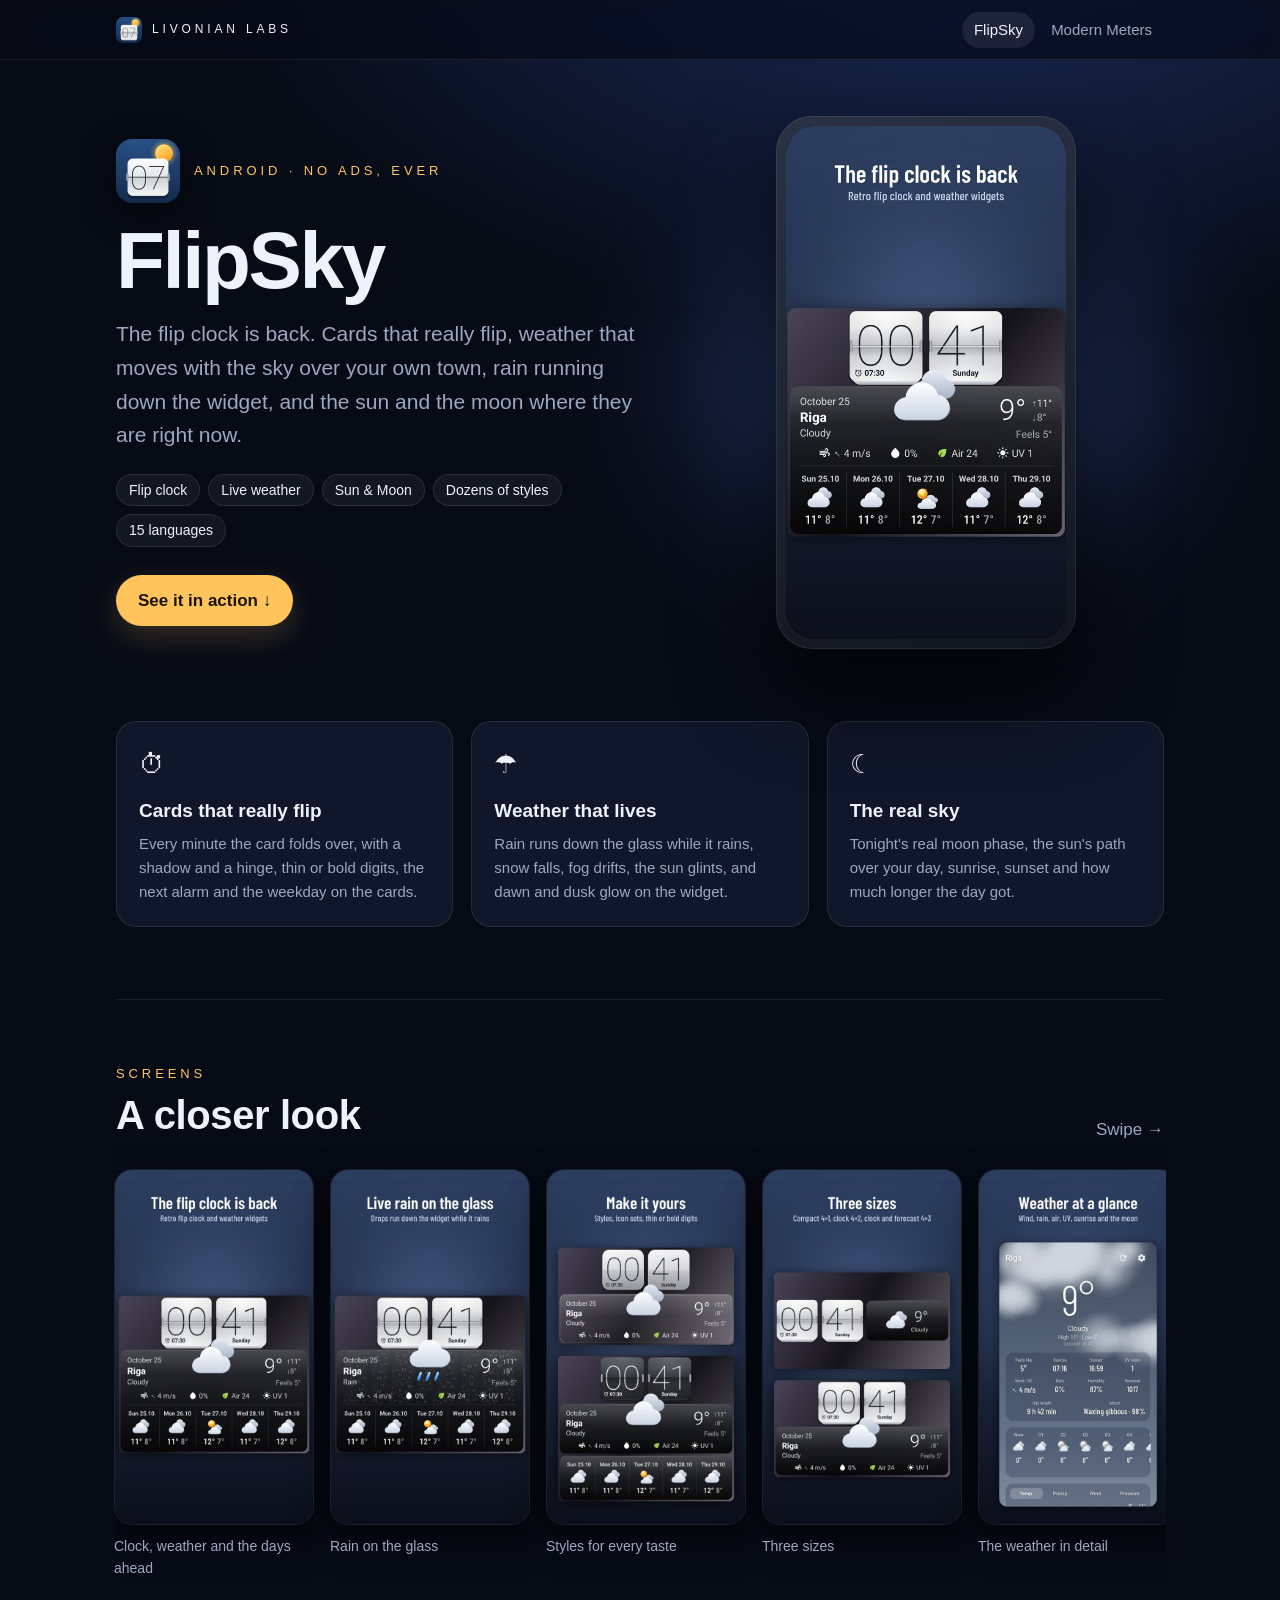
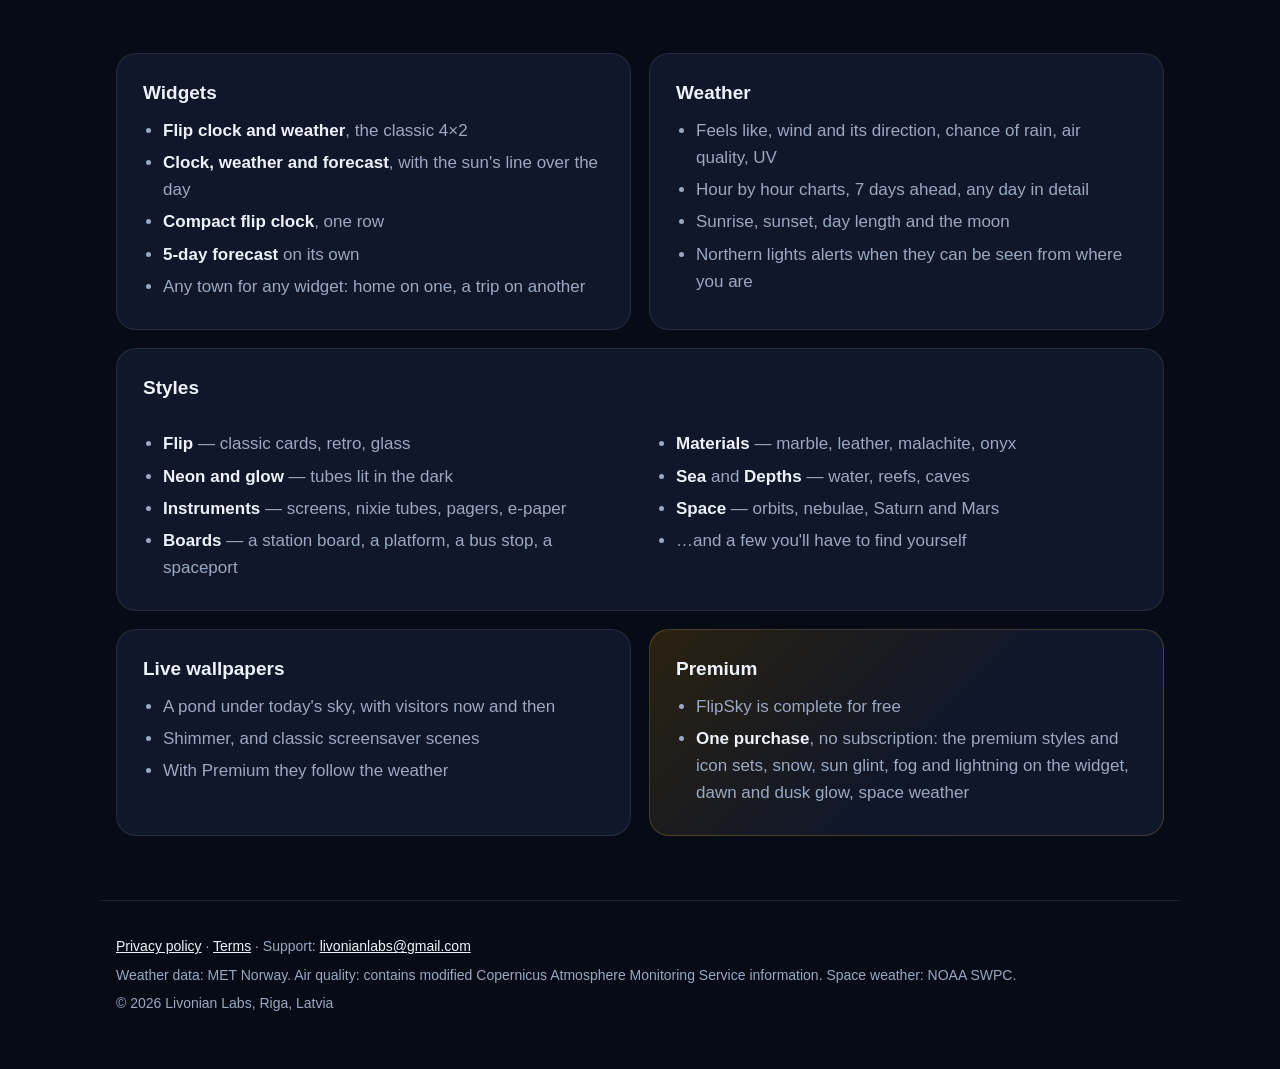
<file: flipsky/index.html>
<!doctype html>
<html lang="en">
<head>
<meta charset="utf-8">
<meta name="viewport" content="width=device-width, initial-scale=1">
<title>FlipSky – Flip clock and weather</title>
<meta name="description" content="Flip clock and weather widgets for Android: cards that really flip, live rain on the widget, the sun and moon where they are now, dozens of styles. No ads, ever.">
<meta property="og:title" content="FlipSky – Flip clock and weather">
<meta property="og:description" content="Flip clock and weather widgets for Android. No ads, ever.">
<meta property="og:image" content="https://livonianlabs.github.io/flipsky/img/feature_1024x500.png">
<meta name="theme-color" content="#070b16">
<link rel="icon" href="/favicon.png">
<link rel="stylesheet" href="/site.css">
<style>
*{box-sizing:border-box}
html{scroll-behavior:smooth;scroll-padding-top:76px}
body{margin:0;background:radial-gradient(1100px 600px at 75% -80px,#1c2d5c 0%,transparent 70%) no-repeat,var(--bg);color:var(--ink);
  font:17px/1.6 -apple-system,"Segoe UI",Roboto,"Helvetica Neue",Arial,sans-serif;-webkit-font-smoothing:antialiased;overflow-x:hidden}
a{color:inherit}
main{max-width:1080px;margin:0 auto;padding:0 16px 40px}
.kicker{color:var(--amber);font-size:13px;letter-spacing:.3em;text-transform:uppercase;margin:0 0 8px}
h1{font-size:clamp(44px,8vw,80px);line-height:1;margin:0 0 16px;letter-spacing:-.03em;view-transition-name:fs-title}
h2{font-size:clamp(28px,4vw,40px);line-height:1.1;margin:0 0 12px;letter-spacing:-.01em}
h3{font-size:19px;margin:0 0 6px}
.muted{color:var(--muted)}

/* The top: what it is, and the phone */
.top{display:grid;grid-template-columns:1.1fr 1fr;gap:48px;align-items:center;padding:56px 0 72px}
.app{display:flex;align-items:center;gap:14px;margin-bottom:18px}
.app img{width:64px;height:64px;border-radius:16px;box-shadow:0 10px 30px #0008}
.lead{font-size:clamp(18px,2.2vw,21px);color:var(--muted);margin:0 0 22px;max-width:560px}
.chips{display:flex;flex-wrap:wrap;gap:8px;margin:0 0 28px;padding:0;list-style:none}
.chips li{font-size:14px;padding:4px 12px;border-radius:999px;background:#ffffff0d;border:1px solid var(--line)}
.actions{display:flex;flex-wrap:wrap;gap:12px;align-items:center}
.btn{display:inline-flex;align-items:center;gap:8px;padding:12px 22px;border-radius:999px;font-weight:600;text-decoration:none;transition:transform .2s,background .2s}
.btn.main{background:var(--amber);color:#1b1305;box-shadow:0 10px 30px #ffc45c33}
.btn.ghost{border:1px solid var(--line);background:#ffffff08}
.btn:hover{transform:translateY(-2px)}
.btn:focus-visible{outline:2px solid var(--amber);outline-offset:3px}
.note{font-size:14px;color:var(--muted);margin:12px 0 0}
.show{position:relative}
.glow{position:absolute;inset:8% -12%;z-index:-1;filter:blur(64px);opacity:.55;background:radial-gradient(closest-side,#5b8cff,transparent)}
.phone{position:relative;width:min(300px,70vw);aspect-ratio:540/960;margin:0 auto;border-radius:36px;padding:10px;
  background:linear-gradient(160deg,#2b3245,#11151f);box-shadow:0 40px 90px #000b,0 0 0 1px #ffffff14 inset;view-transition-name:fs-phone}
.phone .screen{position:relative;width:100%;height:100%;border-radius:28px;overflow:hidden;background:#000}
.phone img{position:absolute;inset:0;width:100%;height:100%;object-fit:cover;opacity:0;transition:opacity 1s ease,transform 6s ease;transform:scale(1.04)}
.phone img.on{opacity:1;transform:scale(1)}

/* Three things it is about */
.three{display:grid;grid-template-columns:repeat(3,1fr);gap:18px;padding:0 0 72px}
.tile{background:var(--card);border:1px solid var(--line);border-radius:20px;padding:22px}
.tile i{font-style:normal;font-size:26px;display:block;margin-bottom:10px}
.tile p{margin:0;color:var(--muted);font-size:15px}

/* The screens, side by side */
.rail-head{display:flex;justify-content:space-between;align-items:end;gap:16px;border-top:1px solid var(--line);padding-top:64px}
.rail{display:grid;grid-auto-flow:column;grid-auto-columns:minmax(200px,240px);gap:16px;overflow-x:auto;scroll-snap-type:x mandatory;
  padding:20px 2px 26px;margin:0 -2px;scrollbar-width:thin;scrollbar-color:#ffffff30 transparent}
.rail figure{margin:0;scroll-snap-align:start}
.rail img{width:100%;aspect-ratio:540/960;object-fit:cover;border-radius:18px;display:block;box-shadow:0 14px 34px #0009;border:1px solid var(--line)}
.rail figcaption{font-size:14px;color:var(--muted);margin-top:10px}

/* What is in it */
.more{display:grid;grid-template-columns:1fr 1fr;gap:18px;padding:48px 0 24px}
.block{background:var(--card);border:1px solid var(--line);border-radius:20px;padding:24px 26px}
.block ul{margin:8px 0 0;padding-left:20px;color:var(--muted)}
.block li{margin:5px 0}
.block li b{color:var(--ink);font-weight:600}
.block.wide{grid-column:1/-1;display:grid;grid-template-columns:1fr 1fr;gap:8px 32px;align-items:start}
.block.wide h3{grid-column:1/-1}
.prem{background:linear-gradient(135deg,#2a2210,#10172a 55%);border-color:#ffc45c33}

.foot{max-width:1080px;margin:0 auto;padding:28px 16px 48px;color:var(--muted);font-size:14px;border-top:1px solid var(--line)}
.foot a{color:var(--ink)}
.foot p{margin:6px 0}

@media (max-width:820px){
  .top{grid-template-columns:1fr;gap:40px;padding:40px 0 56px}
  .three,.more{grid-template-columns:1fr}
  .block.wide{grid-template-columns:1fr}
}
@media (prefers-reduced-motion:reduce){.phone img{transition:none}.btn{transition:none}}
</style>
<script type="speculationrules">{"prerender":[{"where":{"href_matches":"/*"},"eagerness":"moderate"}]}</script>
</head>
<body>
<header class="site-head">
  <a class="logo" href="/"><img src="/favicon.png" alt="" width="26" height="26"><span>Livonian Labs</span></a>
  <nav aria-label="Products">
    <a href="/flipsky/" aria-current="page">FlipSky</a>
    <a href="/modern-meters-app/">Modern Meters</a>
  </nav>
</header>

<main>
  <section class="top">
    <div>
      <div class="app"><img src="img/icon_512.png" alt="" width="64" height="64"><p class="kicker" style="margin:0">Android · No ads, ever</p></div>
      <h1>FlipSky</h1>
      <p class="lead">The flip clock is back. Cards that really flip, weather that moves with the sky over your own town, rain running down the widget, and the sun and the moon where they are right now.</p>
      <ul class="chips">
        <li>Flip clock</li><li>Live weather</li><li>Sun &amp; Moon</li><li>Dozens of styles</li><li>15 languages</li>
      </ul>
      <div class="actions">
        <a class="btn main" href="#screens">See it in action ↓</a>
      </div>
    </div>
    <div class="show">
      <div class="glow"></div>
      <div class="phone"><div class="screen" id="phone">
        <img src="img/01_flip_clock.jpg" alt="FlipSky flip clock widget with the weather" class="on">
        <img src="img/02_live_rain.jpg" alt="Rain drops running down the widget" loading="lazy">
        <img src="img/03_styles.jpg" alt="Some of the widget styles" loading="lazy">
        <img src="img/05_weather.jpg" alt="The weather screen" loading="lazy">
        <img src="img/06_week.jpg" alt="The week ahead" loading="lazy">
      </div></div>
    </div>
  </section>

  <section class="three" aria-label="Highlights">
    <div class="tile"><i>⏱</i><h3>Cards that really flip</h3><p>Every minute the card folds over, with a shadow and a hinge, thin or bold digits, the next alarm and the weekday on the cards.</p></div>
    <div class="tile"><i>☂</i><h3>Weather that lives</h3><p>Rain runs down the glass while it rains, snow falls, fog drifts, the sun glints, and dawn and dusk glow on the widget.</p></div>
    <div class="tile"><i>☾</i><h3>The real sky</h3><p>Tonight's real moon phase, the sun's path over your day, sunrise, sunset and how much longer the day got.</p></div>
  </section>

  <div class="rail-head" id="screens">
    <div><p class="kicker">Screens</p><h2>A closer look</h2></div>
    <p class="muted" style="margin:0 0 6px">Swipe →</p>
  </div>
  <div class="rail" tabindex="0" aria-label="Screenshots">
    <figure><img src="img/01_flip_clock.jpg" alt="Flip clock with weather and a 5-day forecast" loading="lazy"><figcaption>Clock, weather and the days ahead</figcaption></figure>
    <figure><img src="img/02_live_rain.jpg" alt="Rain drops on the widget" loading="lazy"><figcaption>Rain on the glass</figcaption></figure>
    <figure><img src="img/03_styles.jpg" alt="Widget styles" loading="lazy"><figcaption>Styles for every taste</figcaption></figure>
    <figure><img src="img/04_sizes.jpg" alt="Widget sizes" loading="lazy"><figcaption>Three sizes</figcaption></figure>
    <figure><img src="img/05_weather.jpg" alt="The weather screen" loading="lazy"><figcaption>The weather in detail</figcaption></figure>
    <figure><img src="img/06_week.jpg" alt="7-day forecast" loading="lazy"><figcaption>The week ahead</figcaption></figure>
  </div>

  <section class="more">
    <div class="block">
      <h3>Widgets</h3>
      <ul>
        <li><b>Flip clock and weather</b>, the classic 4×2</li>
        <li><b>Clock, weather and forecast</b>, with the sun's line over the day</li>
        <li><b>Compact flip clock</b>, one row</li>
        <li><b>5-day forecast</b> on its own</li>
        <li>Any town for any widget: home on one, a trip on another</li>
      </ul>
    </div>
    <div class="block">
      <h3>Weather</h3>
      <ul>
        <li>Feels like, wind and its direction, chance of rain, air quality, UV</li>
        <li>Hour by hour charts, 7 days ahead, any day in detail</li>
        <li>Sunrise, sunset, day length and the moon</li>
        <li>Northern lights alerts when they can be seen from where you are</li>
      </ul>
    </div>
    <div class="block wide">
      <h3>Styles</h3>
      <ul>
        <li><b>Flip</b> — classic cards, retro, glass</li>
        <li><b>Neon and glow</b> — tubes lit in the dark</li>
        <li><b>Instruments</b> — screens, nixie tubes, pagers, e-paper</li>
        <li><b>Boards</b> — a station board, a platform, a bus stop, a spaceport</li>
      </ul>
      <ul>
        <li><b>Materials</b> — marble, leather, malachite, onyx</li>
        <li><b>Sea</b> and <b>Depths</b> — water, reefs, caves</li>
        <li><b>Space</b> — orbits, nebulae, Saturn and Mars</li>
        <li>…and a few you'll have to find yourself</li>
      </ul>
    </div>
    <div class="block">
      <h3>Live wallpapers</h3>
      <ul>
        <li>A pond under today's sky, with visitors now and then</li>
        <li>Shimmer, and classic screensaver scenes</li>
        <li>With Premium they follow the weather</li>
      </ul>
    </div>
    <div class="block prem">
      <h3>Premium</h3>
      <ul>
        <li>FlipSky is complete for free</li>
        <li><b>One purchase</b>, no subscription: the premium styles and icon sets, snow, sun glint, fog and lightning on the widget, dawn and dusk glow, space weather</li>
      </ul>
    </div>
  </section>
</main>

<footer class="foot">
  <p><a href="privacy.html">Privacy policy</a> · <a href="/terms.html">Terms</a> · Support: <a href="mailto:livonianlabs@gmail.com">livonianlabs@gmail.com</a></p>
  <p>Weather data: MET Norway. Air quality: contains modified Copernicus Atmosphere Monitoring Service information. Space weather: NOAA SWPC.</p>
  <p>© 2026 Livonian Labs, Riga, Latvia</p>
</footer>

<script>
(() => {
  // The phone's screens one after another (still for those who asked for less motion).
  if (matchMedia('(prefers-reduced-motion: reduce)').matches) return;
  const imgs = [...document.querySelectorAll('#phone img')];
  let i = 0;
  setInterval(() => {
    if (document.hidden) return;
    imgs[i].classList.remove('on'); i = (i + 1) % imgs.length; imgs[i].classList.add('on');
  }, 3800);
})();
</script>
</body>
</html>
</file>
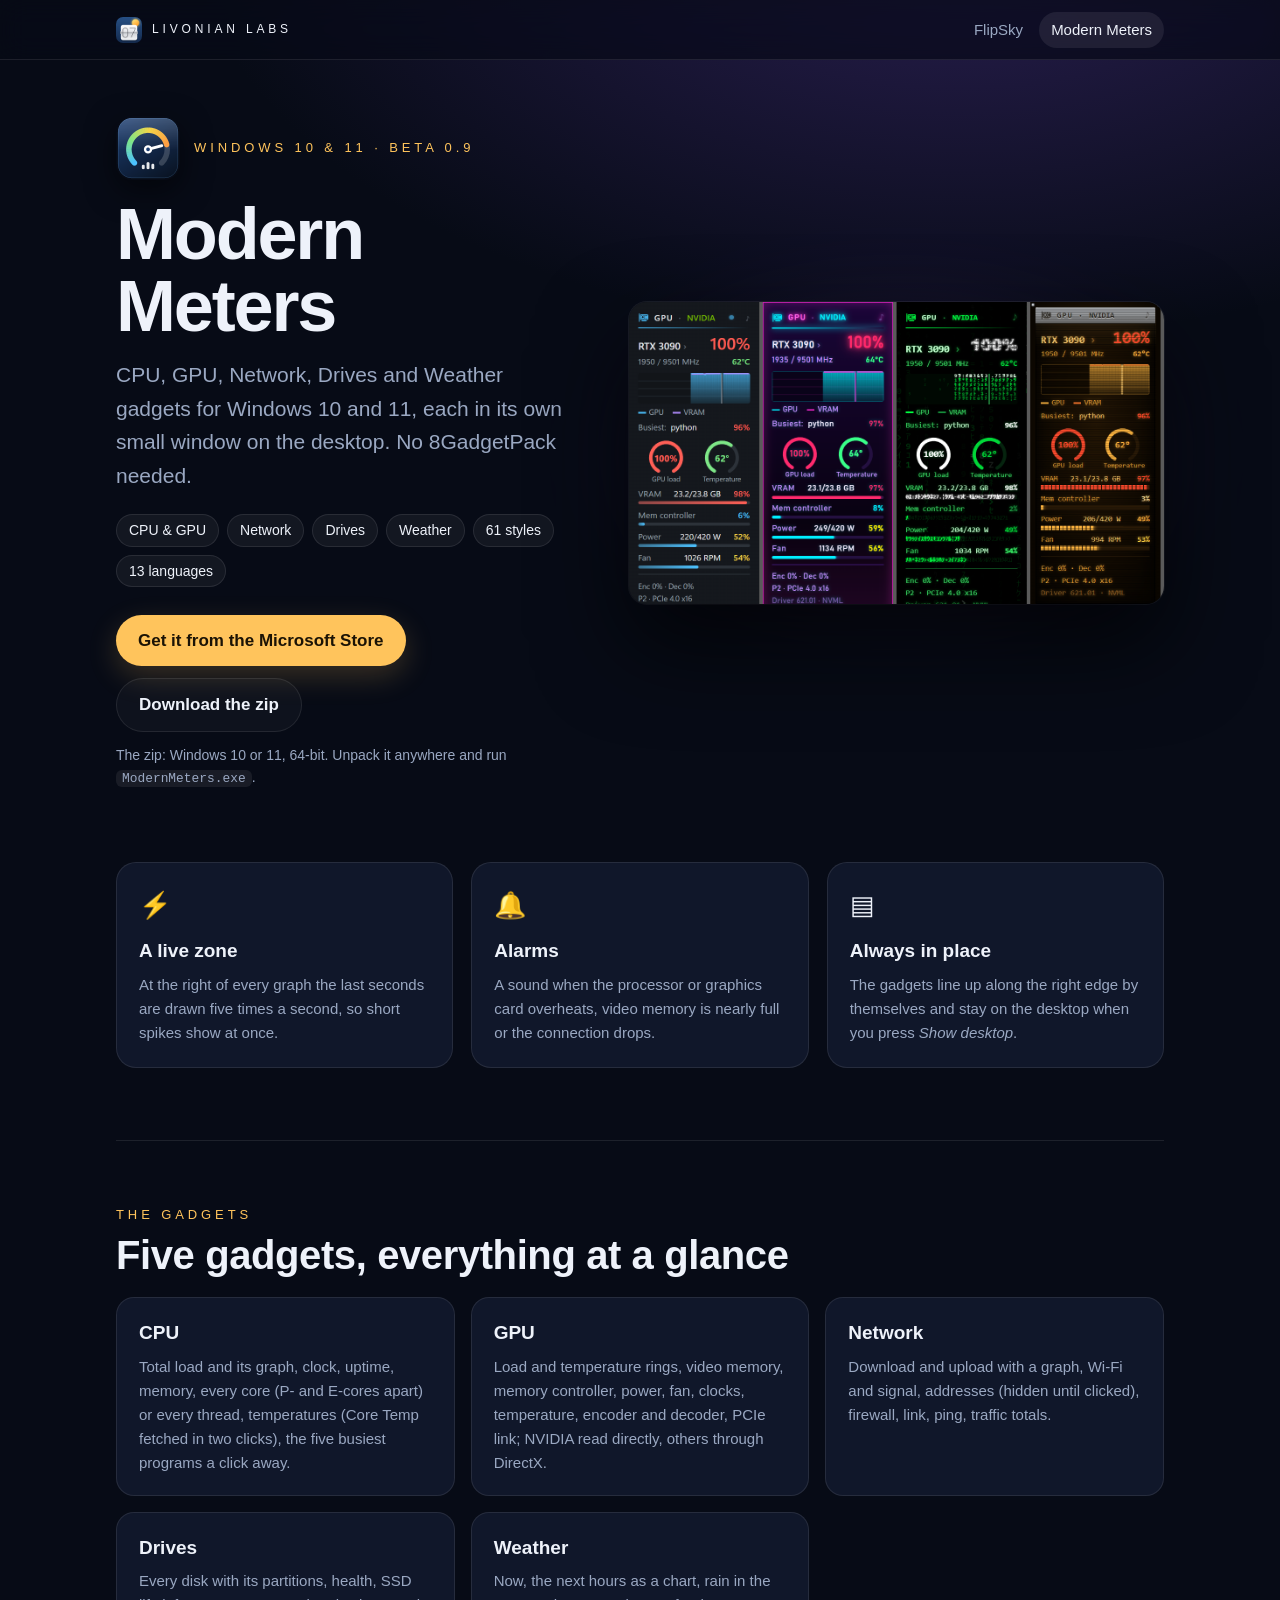
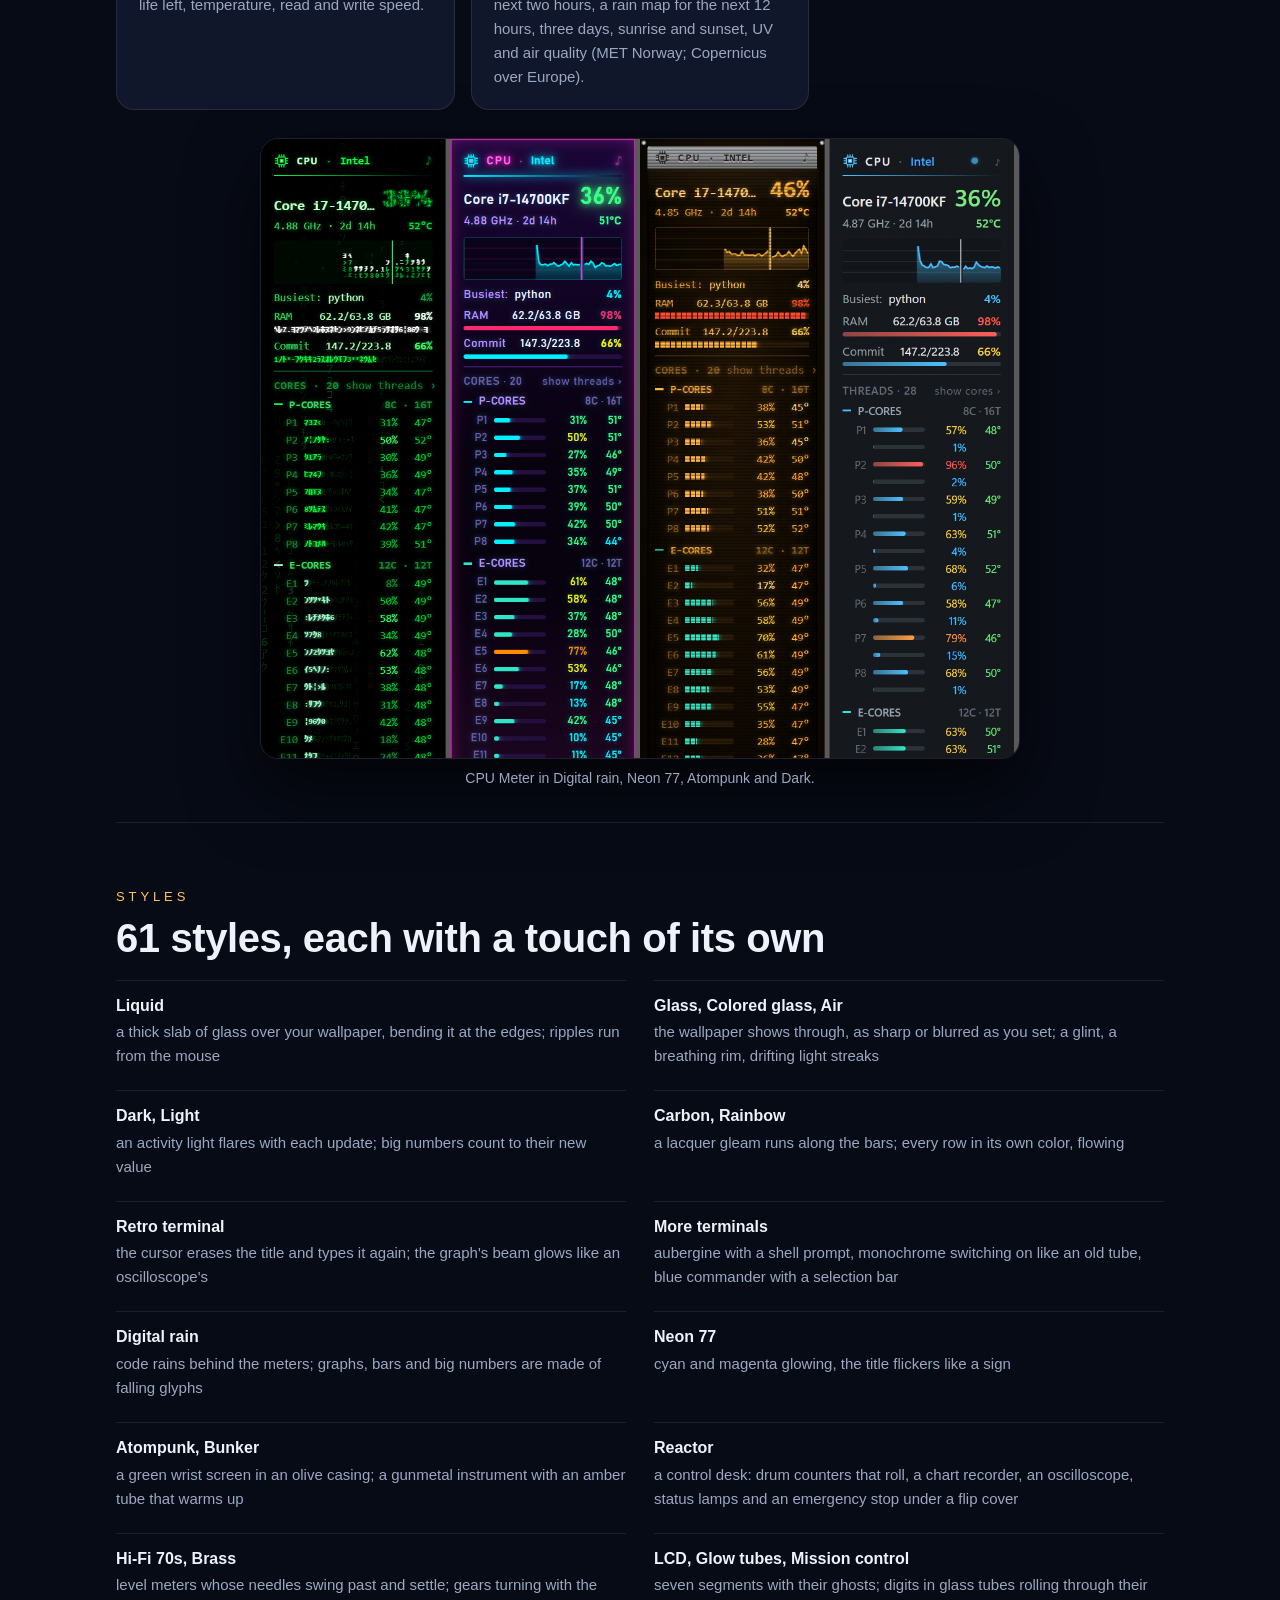
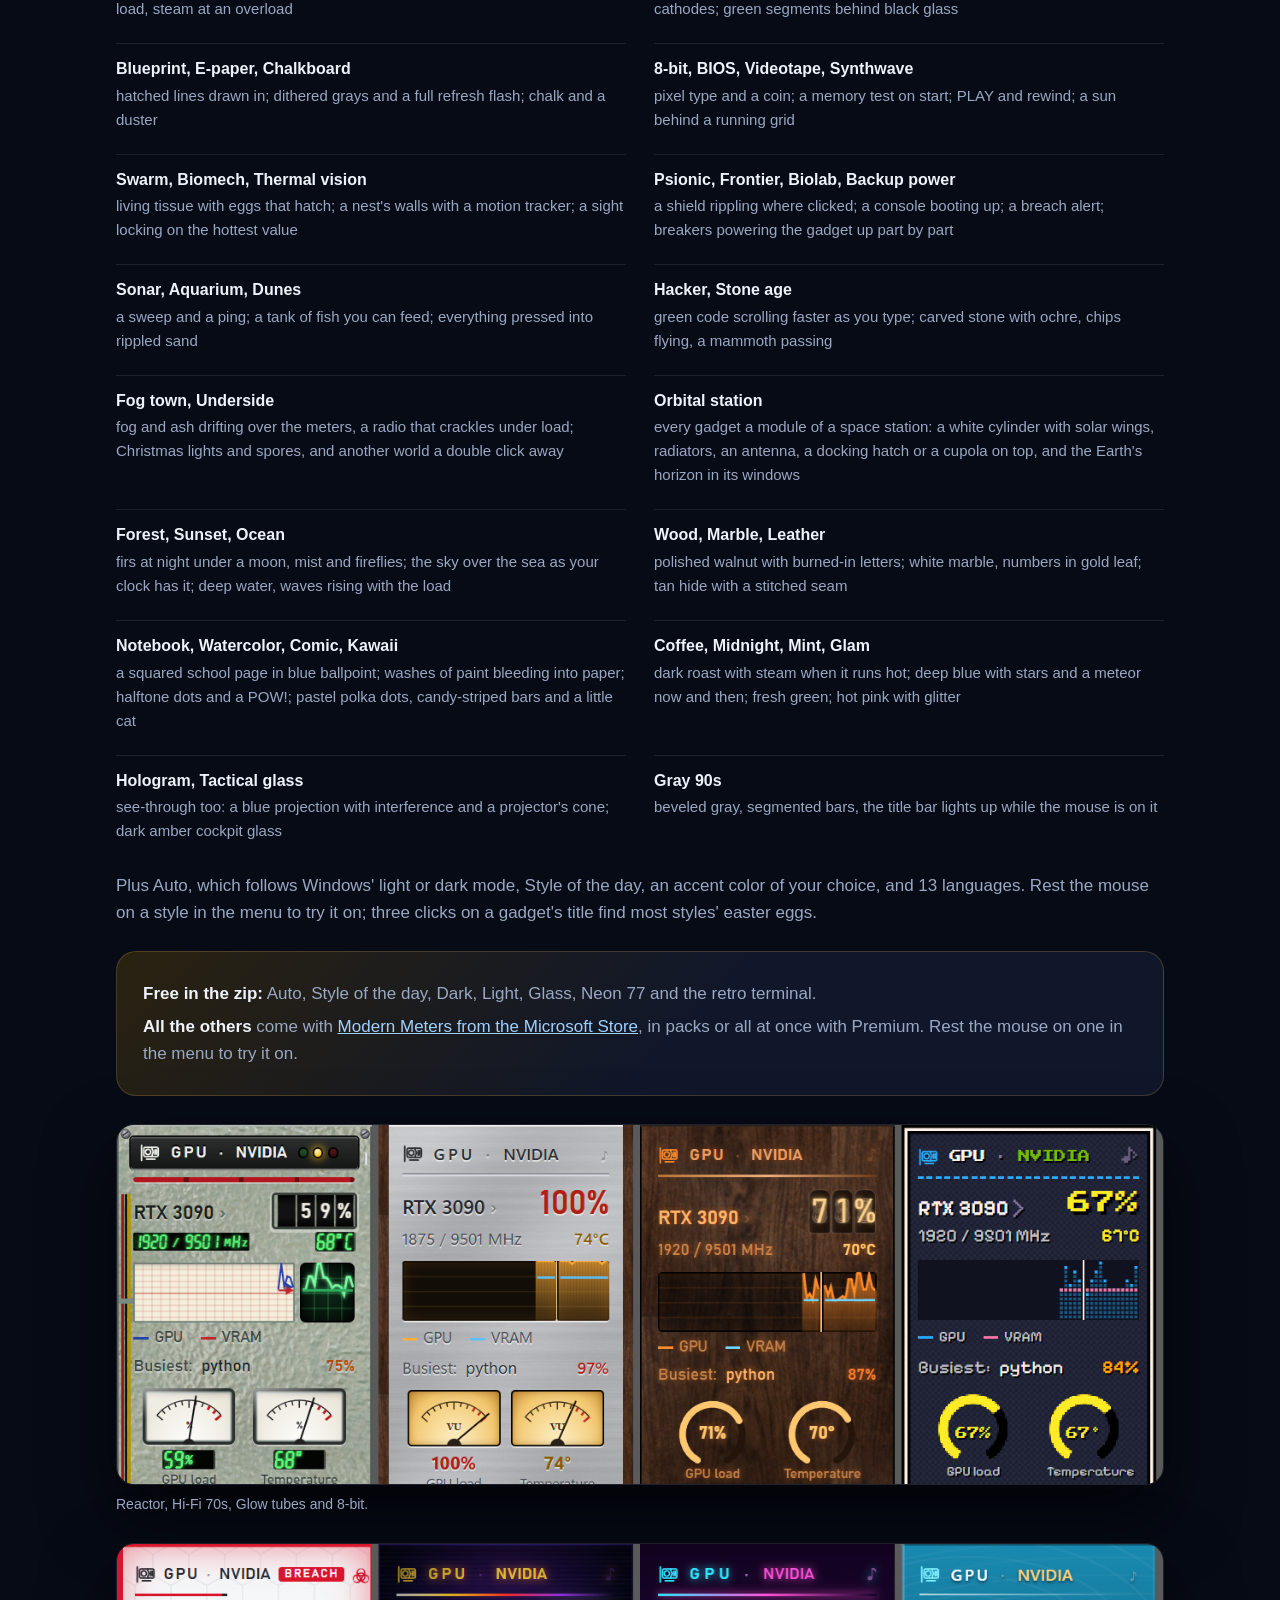
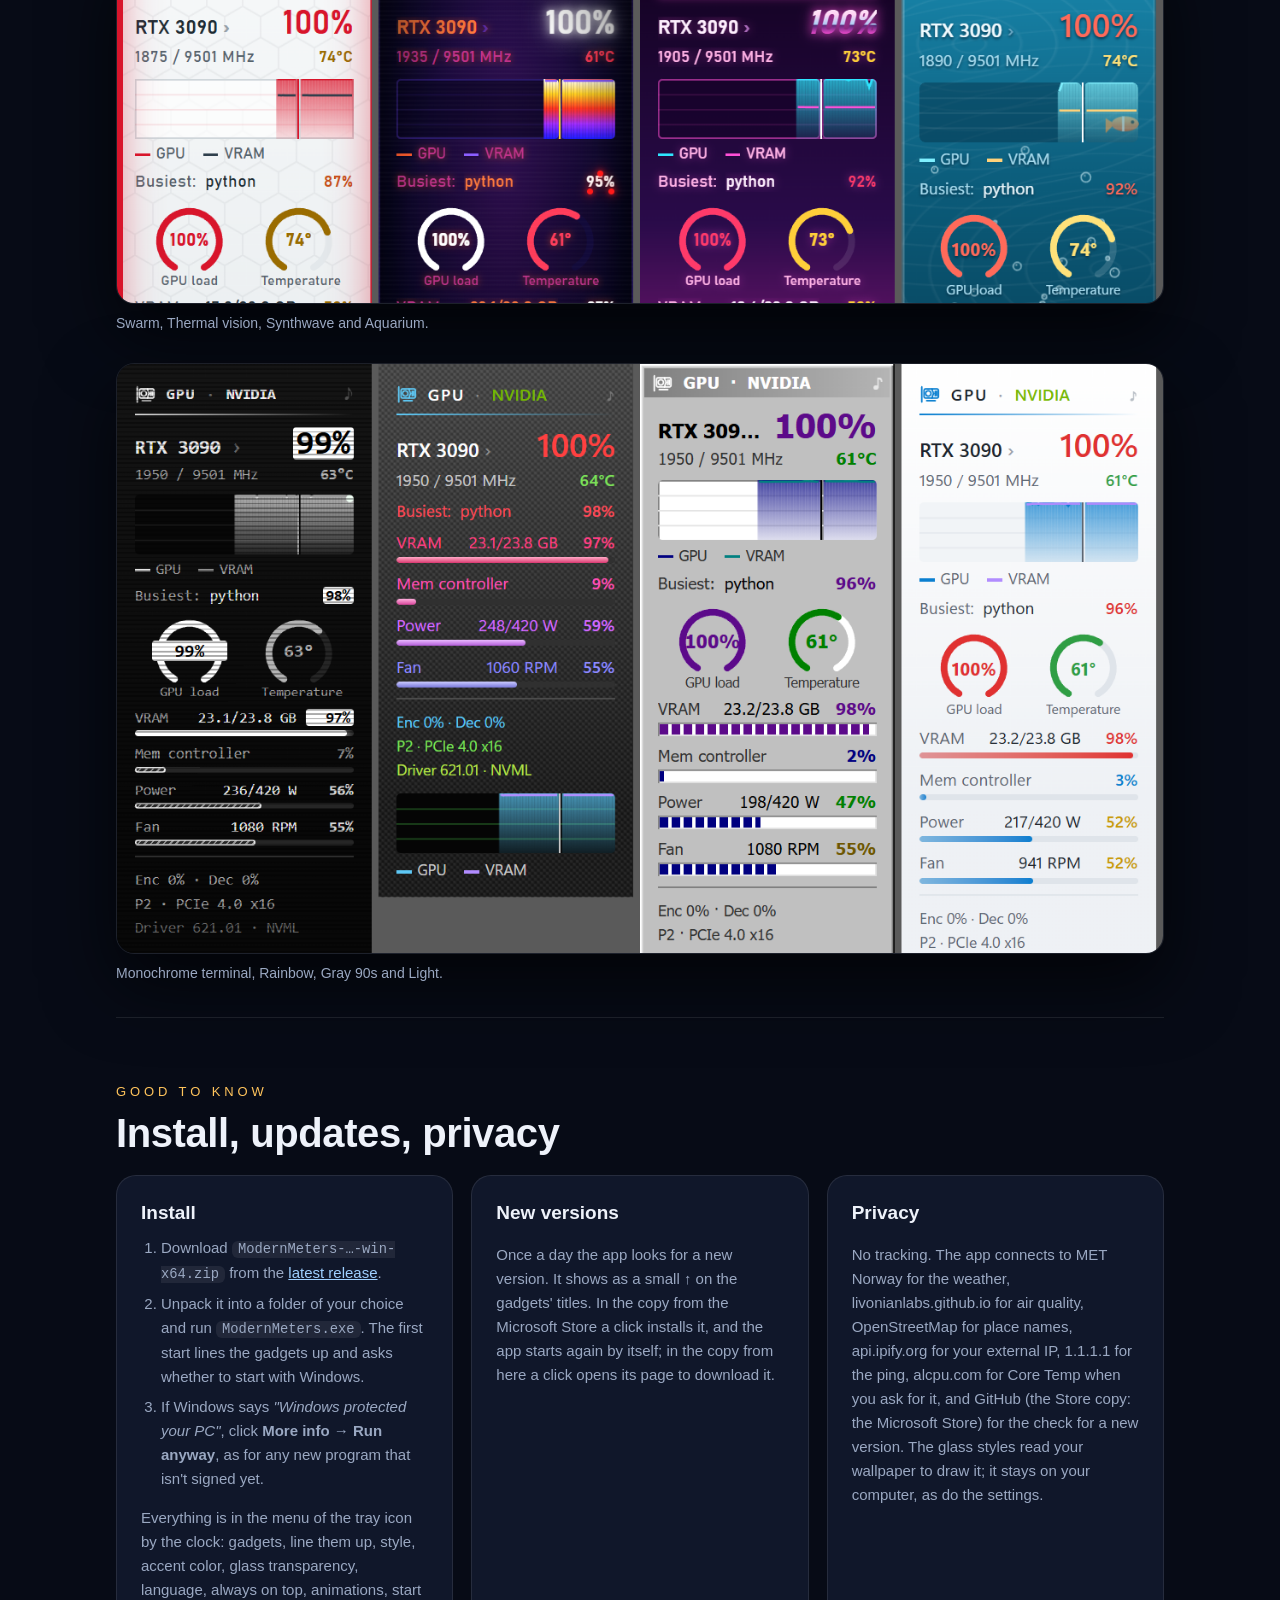
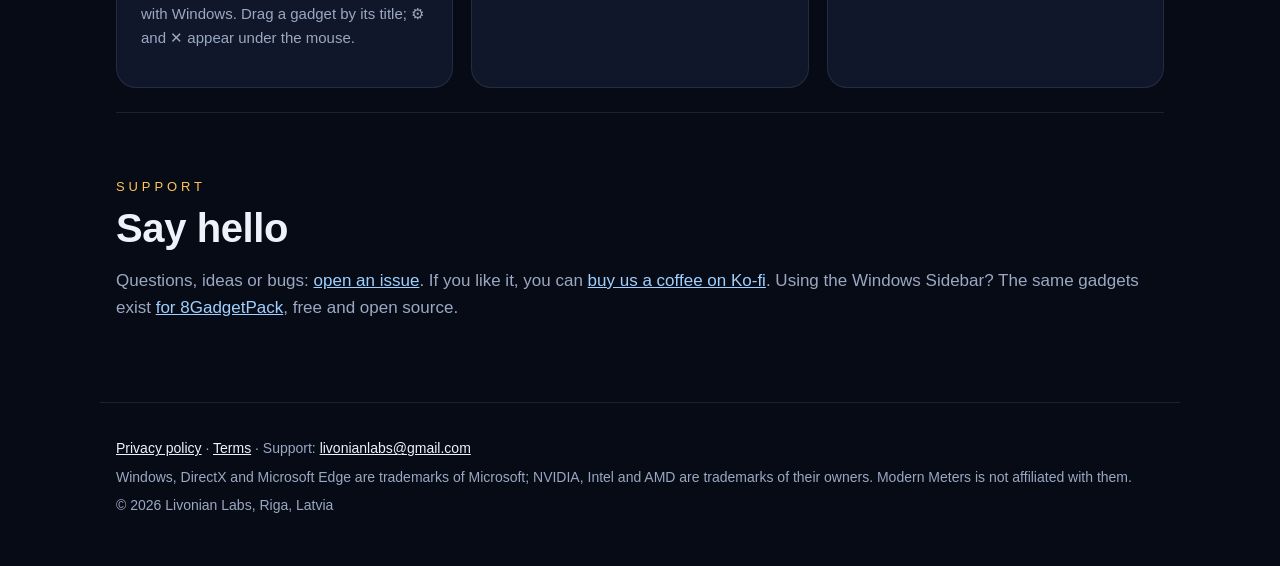
<file: modern-meters-app/index.html>
<!doctype html>
<html lang="en">
<head>
<meta charset="utf-8">
<meta name="viewport" content="width=device-width, initial-scale=1">
<title>Modern Meters – desktop gadgets for Windows</title>
<meta name="description" content="CPU, GPU, Network, Drives and Weather gadgets for Windows 10 and 11, in their own windows, no 8GadgetPack needed. 61 styles, 13 languages and alarms.">
<meta property="og:title" content="Modern Meters – desktop gadgets for Windows">
<meta property="og:description" content="CPU, GPU, Network, Drives and Weather gadgets for Windows 10 and 11. 61 styles.">
<meta property="og:image" content="https://livonianlabs.github.io/modern-meters-app/img/styles-1.png">
<meta name="theme-color" content="#070b16">
<link rel="icon" href="/favicon.png">
<link rel="stylesheet" href="/site.css">
<style>
*{box-sizing:border-box}
html{scroll-behavior:smooth;scroll-padding-top:76px}
body{margin:0;background:radial-gradient(1100px 600px at 75% -80px,#2a1f52 0%,transparent 70%) no-repeat,var(--bg);color:var(--ink);
  font:17px/1.6 -apple-system,"Segoe UI",Roboto,"Helvetica Neue",Arial,sans-serif;-webkit-font-smoothing:antialiased;overflow-x:hidden}
a{color:#9fd0ff}
main{max-width:1080px;margin:0 auto;padding:0 16px 40px}
.kicker{color:var(--amber);font-size:13px;letter-spacing:.3em;text-transform:uppercase;margin:0 0 8px}
h1{font-size:clamp(42px,7vw,72px);line-height:1;margin:0 0 16px;letter-spacing:-.03em;view-transition-name:mm-title}
h2{font-size:clamp(28px,4vw,40px);line-height:1.1;margin:0 0 12px;letter-spacing:-.01em}
h3{font-size:19px;margin:0 0 6px}
.muted{color:var(--muted)}
code{background:#ffffff12;border-radius:6px;padding:1px 6px;font-size:.92em}

/* The top: what it is, and the desktop */
.top{display:grid;grid-template-columns:1fr 1.15fr;gap:48px;align-items:center;padding:56px 0 72px}
.app{display:flex;align-items:center;gap:14px;margin-bottom:18px}
.app img{width:64px;height:64px;border-radius:16px;box-shadow:0 10px 30px #0008}
.lead{font-size:clamp(18px,2.2vw,21px);color:var(--muted);margin:0 0 22px;max-width:520px}
.chips{display:flex;flex-wrap:wrap;gap:8px;margin:0 0 28px;padding:0;list-style:none}
.chips li{font-size:14px;padding:4px 12px;border-radius:999px;background:#ffffff0d;border:1px solid var(--line)}
.actions{display:flex;flex-wrap:wrap;gap:12px;align-items:center}
.btn{display:inline-flex;align-items:center;gap:8px;padding:12px 22px;border-radius:999px;font-weight:600;text-decoration:none;color:var(--ink);transition:transform .2s}
.btn.main{background:var(--amber);color:#1b1305;box-shadow:0 10px 30px #ffc45c33}
.btn.ghost{border:1px solid var(--line);background:#ffffff08}
.btn:hover{transform:translateY(-2px)}
.btn:focus-visible{outline:2px solid var(--amber);outline-offset:3px}
.note{font-size:14px;color:var(--muted);margin:12px 0 0}
.show{position:relative}
.glow{position:absolute;inset:10% 0;z-index:-1;filter:blur(70px);opacity:.5;background:radial-gradient(closest-side,#a35bff,transparent)}
.desk{position:relative;border-radius:18px;overflow:hidden;aspect-ratio:1224/690;background:#0b0f18;box-shadow:0 40px 90px #000b,0 0 0 1px #ffffff14;view-transition-name:mm-shot}
.desk img{position:absolute;inset:0;width:100%;height:100%;object-fit:cover;opacity:0;transition:opacity 1.2s ease}
.desk img.on{opacity:1}

/* Three things about it */
.three{display:grid;grid-template-columns:repeat(3,1fr);gap:18px;padding:0 0 72px}
.tile{background:var(--card);border:1px solid var(--line);border-radius:20px;padding:22px}
.tile i{font-style:normal;font-size:26px;display:block;margin-bottom:10px}
.tile p{margin:0;color:var(--muted);font-size:15px}

section.part{border-top:1px solid var(--line);padding:64px 0 24px}
.gadgets{display:grid;grid-template-columns:repeat(auto-fit,minmax(280px,1fr));gap:16px;margin-top:20px}
.g{background:var(--card);border:1px solid var(--line);border-radius:18px;padding:20px 22px}
.g p{margin:0;color:var(--muted);font-size:15px}
.shot{width:100%;display:block;border-radius:18px;box-shadow:0 30px 70px #000a;border:1px solid var(--line);margin:28px 0 8px}
.cap{font-size:14px;color:var(--muted);margin:0 0 8px}
.shot.tall{max-width:760px;margin-left:auto;margin-right:auto}
.cap.tall{text-align:center}

/* The styles */
.styles{display:grid;grid-template-columns:1fr 1fr;gap:10px 28px;margin:20px 0 8px;padding:0;list-style:none}
.styles li{padding:12px 0;border-top:1px solid var(--line);font-size:15px;color:var(--muted)}
.styles b{display:block;color:var(--ink);font-size:16px;margin-bottom:2px}
.free{background:linear-gradient(135deg,#2a2210,#10172a 55%);border:1px solid #ffc45c33;border-radius:20px;padding:22px 26px;margin:24px 0}
.free p{margin:6px 0;color:var(--muted)}
.free p b{color:var(--ink)}

.cols{display:grid;grid-template-columns:repeat(3,1fr);gap:18px;margin-top:20px}
.block{background:var(--card);border:1px solid var(--line);border-radius:20px;padding:22px 24px}
.block p,.block li{color:var(--muted);font-size:15px}
.block ol{padding-left:20px;margin:8px 0}
.block li{margin:6px 0}

.foot{max-width:1080px;margin:0 auto;padding:28px 16px 48px;color:var(--muted);font-size:14px;border-top:1px solid var(--line)}
.foot a{color:var(--ink)}
.foot p{margin:6px 0}

@media (max-width:860px){
  .top{grid-template-columns:1fr;gap:40px;padding:40px 0 56px}
  .three,.cols{grid-template-columns:1fr}
  .styles{grid-template-columns:1fr}
}
@media (prefers-reduced-motion:reduce){.desk img{transition:none}.btn{transition:none}}
</style>
<script type="speculationrules">{"prerender":[{"where":{"href_matches":"/*"},"eagerness":"moderate"}]}</script>
</head>
<body>
<header class="site-head">
  <a class="logo" href="/"><img src="/favicon.png" alt="" width="26" height="26"><span>Livonian Labs</span></a>
  <nav aria-label="Products">
    <a href="/flipsky/">FlipSky</a>
    <a href="/modern-meters-app/" aria-current="page">Modern Meters</a>
  </nav>
</header>

<main>
  <section class="top">
    <div>
      <div class="app"><img src="img/icon.png" alt="" width="64" height="64"><p class="kicker" style="margin:0">Windows 10 &amp; 11 · Beta 0.9</p></div>
      <h1>Modern Meters</h1>
      <p class="lead">CPU, GPU, Network, Drives and Weather gadgets for Windows 10 and 11, each in its own small window on the desktop. No 8GadgetPack needed.</p>
      <ul class="chips">
        <li>CPU &amp; GPU</li><li>Network</li><li>Drives</li><li>Weather</li><li>61 styles</li><li>13 languages</li>
      </ul>
      <div class="actions">
        <a class="btn main" href="https://apps.microsoft.com/detail/9P1Q266J11FJ">Get it from the Microsoft Store</a>
        <a class="btn ghost" href="https://github.com/livonianlabs/modern-meters-app-releases/releases/latest">Download the zip</a>
      </div>
      <p class="note">The zip: Windows 10 or 11, 64-bit. Unpack it anywhere and run <code>ModernMeters.exe</code>.</p>
    </div>
    <div class="show">
      <div class="glow"></div>
      <div class="desk" id="desk">
        <img src="img/styles-1.png" alt="GPU Meter in the Dark, Neon 77, Digital rain and Atompunk styles" class="on">
        <img src="img/styles-3.png" alt="GPU Meter in the Reactor, Hi-Fi 70s, Glow tubes and 8-bit styles" loading="lazy">
        <img src="img/styles-4.png" alt="GPU Meter in the Swarm, Thermal vision, Synthwave and Aquarium styles" loading="lazy">
        <img src="img/styles-2.png" alt="GPU Meter in the monochrome terminal, Rainbow, Gray 90s and Light styles" loading="lazy">
      </div>
    </div>
  </section>

  <section class="three" aria-label="Highlights">
    <div class="tile"><i>⚡</i><h3>A live zone</h3><p>At the right of every graph the last seconds are drawn five times a second, so short spikes show at once.</p></div>
    <div class="tile"><i>🔔</i><h3>Alarms</h3><p>A sound when the processor or graphics card overheats, video memory is nearly full or the connection drops.</p></div>
    <div class="tile"><i>▤</i><h3>Always in place</h3><p>The gadgets line up along the right edge by themselves and stay on the desktop when you press <em>Show desktop</em>.</p></div>
  </section>

  <section class="part">
    <p class="kicker">The gadgets</p>
    <h2>Five gadgets, everything at a glance</h2>
    <div class="gadgets">
      <div class="g"><h3>CPU</h3><p>Total load and its graph, clock, uptime, memory, every core (P- and E-cores apart) or every thread, temperatures (Core Temp fetched in two clicks), the five busiest programs a click away.</p></div>
      <div class="g"><h3>GPU</h3><p>Load and temperature rings, video memory, memory controller, power, fan, clocks, temperature, encoder and decoder, PCIe link; NVIDIA read directly, others through DirectX.</p></div>
      <div class="g"><h3>Network</h3><p>Download and upload with a graph, Wi-Fi and signal, addresses (hidden until clicked), firewall, link, ping, traffic totals.</p></div>
      <div class="g"><h3>Drives</h3><p>Every disk with its partitions, health, SSD life left, temperature, read and write speed.</p></div>
      <div class="g"><h3>Weather</h3><p>Now, the next hours as a chart, rain in the next two hours, a rain map for the next 12 hours, three days, sunrise and sunset, UV and air quality (MET Norway; Copernicus over Europe).</p></div>
    </div>
    <img class="shot tall" src="img/cpu.png" alt="CPU Meter in the Digital rain, Neon 77, Atompunk and Dark styles" loading="lazy">
    <p class="cap tall">CPU Meter in Digital rain, Neon 77, Atompunk and Dark.</p>
  </section>

  <section class="part">
    <p class="kicker">Styles</p>
    <h2>61 styles, each with a touch of its own</h2>
    <ul class="styles">
      <li><b>Liquid</b>a thick slab of glass over your wallpaper, bending it at the edges; ripples run from the mouse</li>
      <li><b>Glass, Colored glass, Air</b>the wallpaper shows through, as sharp or blurred as you set; a glint, a breathing rim, drifting light streaks</li>
      <li><b>Dark, Light</b>an activity light flares with each update; big numbers count to their new value</li>
      <li><b>Carbon, Rainbow</b>a lacquer gleam runs along the bars; every row in its own color, flowing</li>
      <li><b>Retro terminal</b>the cursor erases the title and types it again; the graph's beam glows like an oscilloscope's</li>
      <li><b>More terminals</b>aubergine with a shell prompt, monochrome switching on like an old tube, blue commander with a selection bar</li>
      <li><b>Digital rain</b>code rains behind the meters; graphs, bars and big numbers are made of falling glyphs</li>
      <li><b>Neon 77</b>cyan and magenta glowing, the title flickers like a sign</li>
      <li><b>Atompunk, Bunker</b>a green wrist screen in an olive casing; a gunmetal instrument with an amber tube that warms up</li>
      <li><b>Reactor</b>a control desk: drum counters that roll, a chart recorder, an oscilloscope, status lamps and an emergency stop under a flip cover</li>
      <li><b>Hi-Fi 70s, Brass</b>level meters whose needles swing past and settle; gears turning with the load, steam at an overload</li>
      <li><b>LCD, Glow tubes, Mission control</b>seven segments with their ghosts; digits in glass tubes rolling through their cathodes; green segments behind black glass</li>
      <li><b>Blueprint, E-paper, Chalkboard</b>hatched lines drawn in; dithered grays and a full refresh flash; chalk and a duster</li>
      <li><b>8-bit, BIOS, Videotape, Synthwave</b>pixel type and a coin; a memory test on start; PLAY and rewind; a sun behind a running grid</li>
      <li><b>Swarm, Biomech, Thermal vision</b>living tissue with eggs that hatch; a nest's walls with a motion tracker; a sight locking on the hottest value</li>
      <li><b>Psionic, Frontier, Biolab, Backup power</b>a shield rippling where clicked; a console booting up; a breach alert; breakers powering the gadget up part by part</li>
      <li><b>Sonar, Aquarium, Dunes</b>a sweep and a ping; a tank of fish you can feed; everything pressed into rippled sand</li>
      <li><b>Hacker, Stone age</b>green code scrolling faster as you type; carved stone with ochre, chips flying, a mammoth passing</li>
      <li><b>Fog town, Underside</b>fog and ash drifting over the meters, a radio that crackles under load; Christmas lights and spores, and another world a double click away</li>
      <li><b>Orbital station</b>every gadget a module of a space station: a white cylinder with solar wings, radiators, an antenna, a docking hatch or a cupola on top, and the Earth's horizon in its windows</li>
      <li><b>Forest, Sunset, Ocean</b>firs at night under a moon, mist and fireflies; the sky over the sea as your clock has it; deep water, waves rising with the load</li>
      <li><b>Wood, Marble, Leather</b>polished walnut with burned-in letters; white marble, numbers in gold leaf; tan hide with a stitched seam</li>
      <li><b>Notebook, Watercolor, Comic, Kawaii</b>a squared school page in blue ballpoint; washes of paint bleeding into paper; halftone dots and a POW!; pastel polka dots, candy-striped bars and a little cat</li>
      <li><b>Coffee, Midnight, Mint, Glam</b>dark roast with steam when it runs hot; deep blue with stars and a meteor now and then; fresh green; hot pink with glitter</li>
      <li><b>Hologram, Tactical glass</b>see-through too: a blue projection with interference and a projector's cone; dark amber cockpit glass</li>
      <li><b>Gray 90s</b>beveled gray, segmented bars, the title bar lights up while the mouse is on it</li>
    </ul>
    <p class="muted">Plus Auto, which follows Windows' light or dark mode, Style of the day, an accent color of your choice, and 13 languages. Rest the mouse on a style in the menu to try it on; three clicks on a gadget's title find most styles' easter eggs.</p>
    <div class="free">
      <p><b>Free in the zip:</b> Auto, Style of the day, Dark, Light, Glass, Neon 77 and the retro terminal.</p>
      <p><b>All the others</b> come with <a href="https://apps.microsoft.com/detail/9P1Q266J11FJ">Modern Meters from the Microsoft Store</a>, in packs or all at once with Premium. Rest the mouse on one in the menu to try it on.</p>
    </div>
    <img class="shot" src="img/styles-3.png" alt="GPU Meter in the Reactor, Hi-Fi 70s, Glow tubes and 8-bit styles" loading="lazy">
    <p class="cap">Reactor, Hi-Fi 70s, Glow tubes and 8-bit.</p>
    <img class="shot" src="img/styles-4.png" alt="GPU Meter in the Swarm, Thermal vision, Synthwave and Aquarium styles" loading="lazy">
    <p class="cap">Swarm, Thermal vision, Synthwave and Aquarium.</p>
    <img class="shot" src="img/styles-2.png" alt="GPU Meter in the monochrome terminal, Rainbow, Gray 90s and Light styles" loading="lazy">
    <p class="cap">Monochrome terminal, Rainbow, Gray 90s and Light.</p>
  </section>

  <section class="part">
    <p class="kicker">Good to know</p>
    <h2>Install, updates, privacy</h2>
    <div class="cols">
      <div class="block">
        <h3>Install</h3>
        <ol>
          <li>Download <code>ModernMeters-…-win-x64.zip</code> from the <a href="https://github.com/livonianlabs/modern-meters-app-releases/releases/latest">latest release</a>.</li>
          <li>Unpack it into a folder of your choice and run <code>ModernMeters.exe</code>. The first start lines the gadgets up and asks whether to start with Windows.</li>
          <li>If Windows says <em>"Windows protected your PC"</em>, click <strong>More info → Run anyway</strong>, as for any new program that isn't signed yet.</li>
        </ol>
        <p>Everything is in the menu of the tray icon by the clock: gadgets, line them up, style, accent color, glass transparency, language, always on top, animations, start with Windows. Drag a gadget by its title; ⚙ and ✕ appear under the mouse.</p>
      </div>
      <div class="block">
        <h3>New versions</h3>
        <p>Once a day the app looks for a new version. It shows as a small ↑ on the gadgets' titles. In the copy from the Microsoft Store a click installs it, and the app starts again by itself; in the copy from here a click opens its page to download it.</p>
      </div>
      <div class="block">
        <h3>Privacy</h3>
        <p>No tracking. The app connects to MET Norway for the weather, livonianlabs.github.io for air quality, OpenStreetMap for place names, api.ipify.org for your external IP, 1.1.1.1 for the ping, alcpu.com for Core Temp when you ask for it, and GitHub (the Store copy: the Microsoft Store) for the check for a new version. The glass styles read your wallpaper to draw it; it stays on your computer, as do the settings.</p>
      </div>
    </div>
  </section>

  <section class="part">
    <p class="kicker">Support</p>
    <h2>Say hello</h2>
    <p class="muted">Questions, ideas or bugs: <a href="https://github.com/livonianlabs/modern-meters-app-releases/issues">open an issue</a>. If you like it, you can <a href="https://ko-fi.com/silverenio">buy us a coffee on Ko-fi</a>. Using the Windows Sidebar? The same gadgets exist <a href="/modern-meters/">for 8GadgetPack</a>, free and open source.</p>
  </section>
</main>

<footer class="foot">
  <p><a href="privacy.html">Privacy policy</a> · <a href="/terms.html">Terms</a> · Support: <a href="mailto:livonianlabs@gmail.com">livonianlabs@gmail.com</a></p>
  <p>Windows, DirectX and Microsoft Edge are trademarks of Microsoft; NVIDIA, Intel and AMD are trademarks of their owners. Modern Meters is not affiliated with them.</p>
  <p>© 2026 Livonian Labs, Riga, Latvia</p>
</footer>

<script>
(() => {
  // The desktop's looks one after another (still for those who asked for less motion).
  if (matchMedia('(prefers-reduced-motion: reduce)').matches) return;
  const imgs = [...document.querySelectorAll('#desk img')];
  let i = 0;
  setInterval(() => {
    if (document.hidden) return;
    imgs[i].classList.remove('on'); i = (i + 1) % imgs.length; imgs[i].classList.add('on');
  }, 4200);
})();
</script>
</body>
</html>
</file>
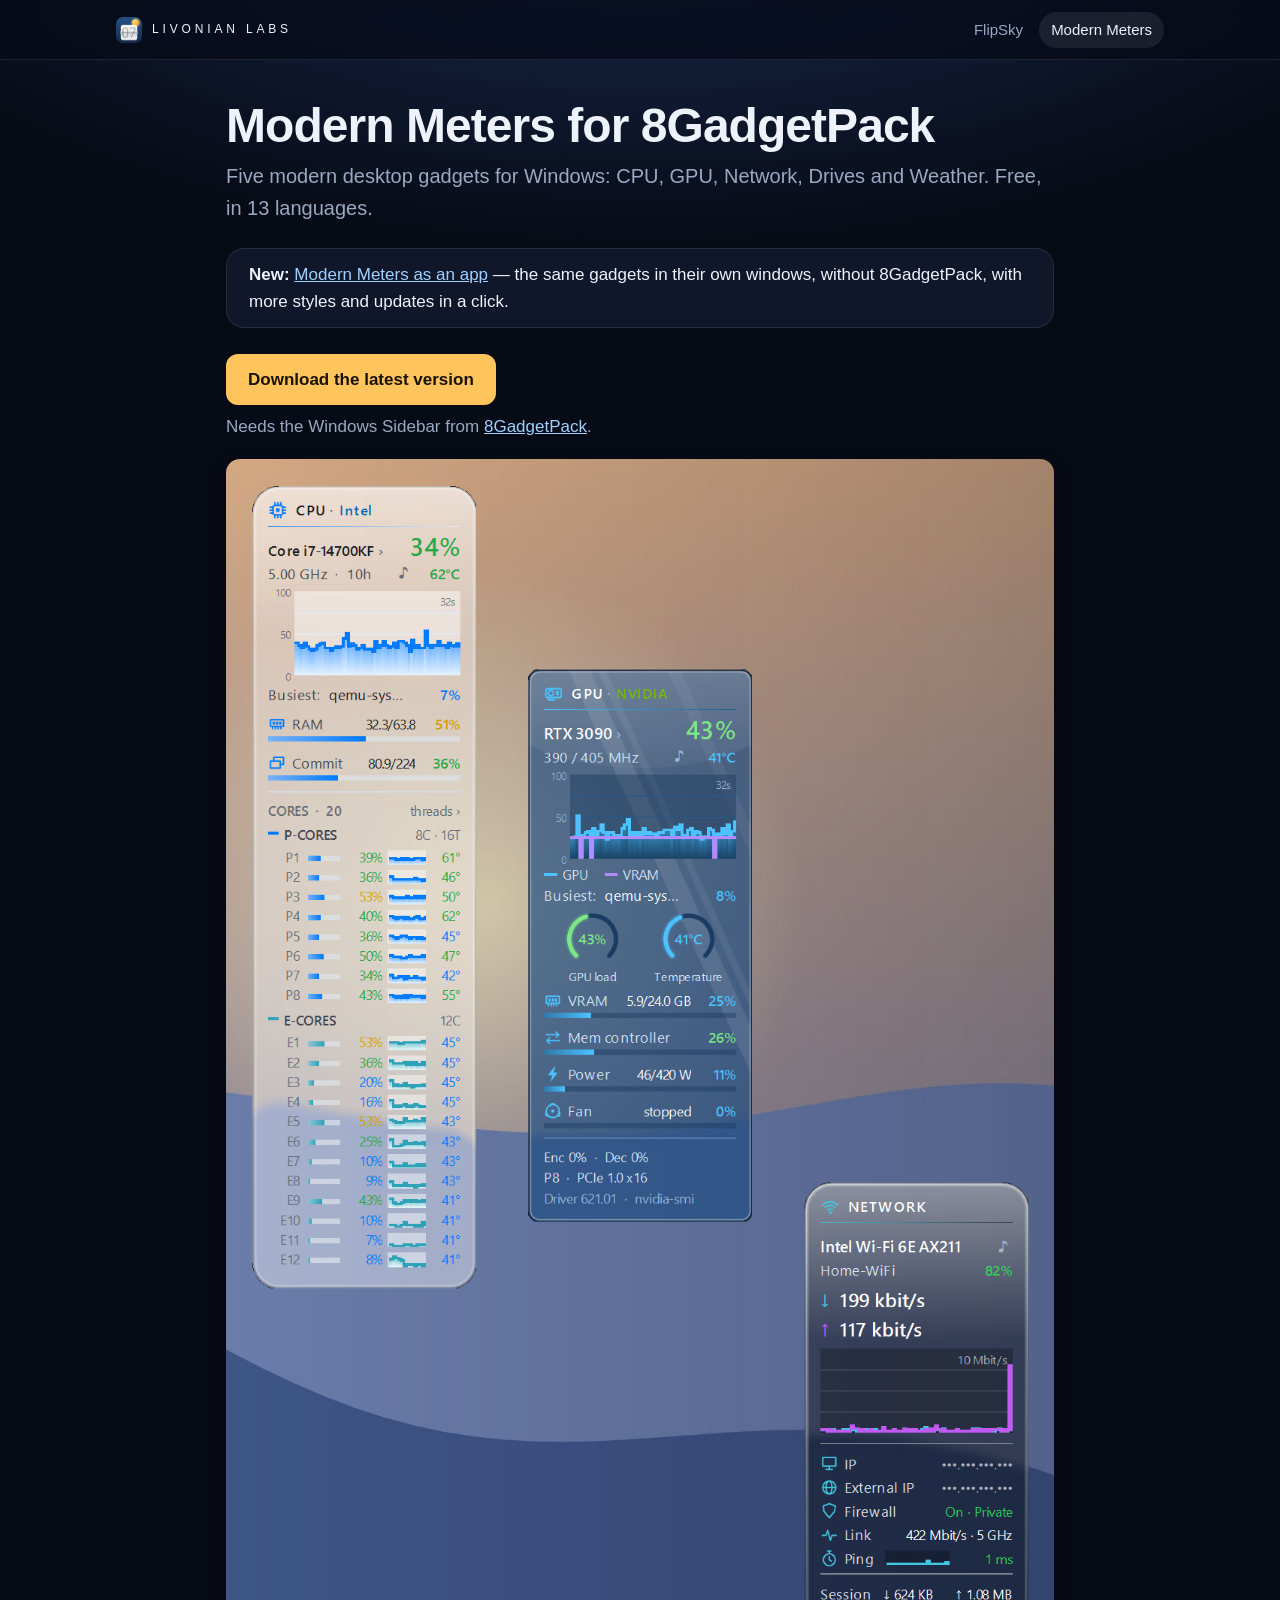
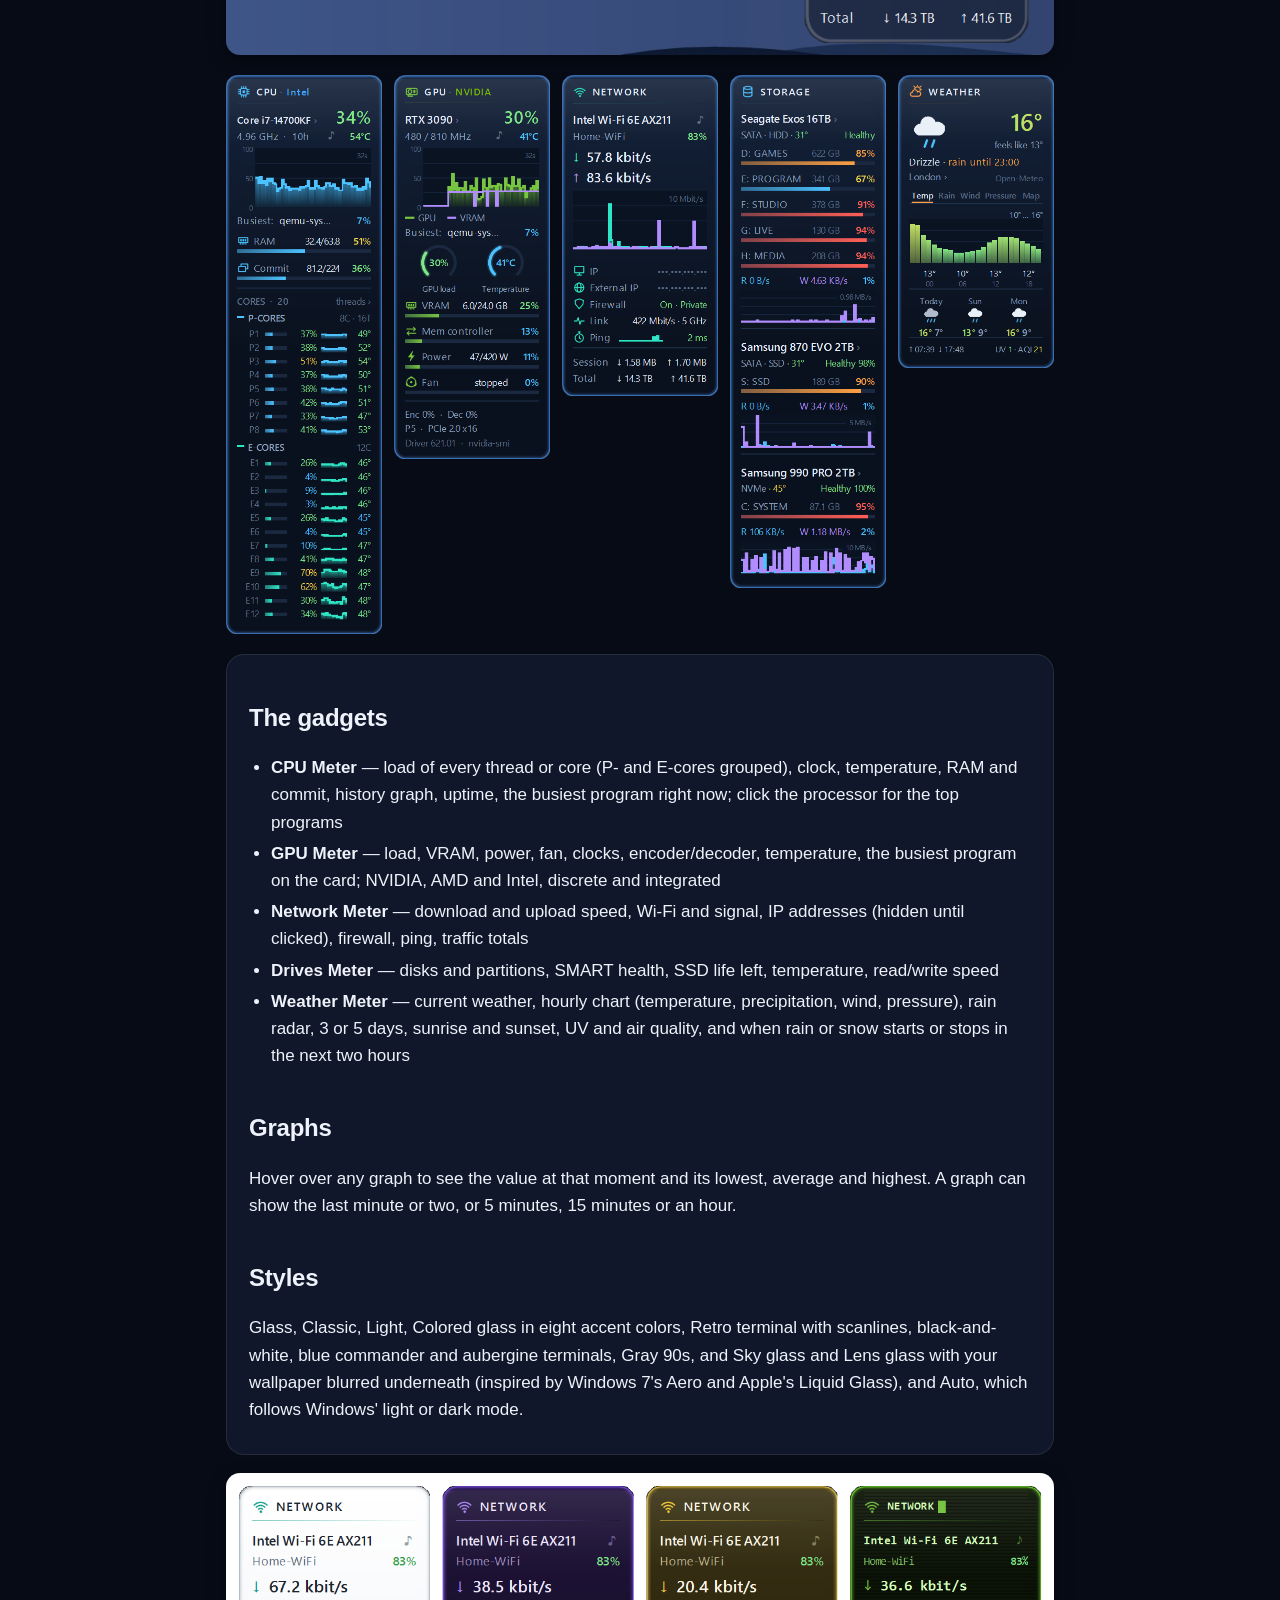
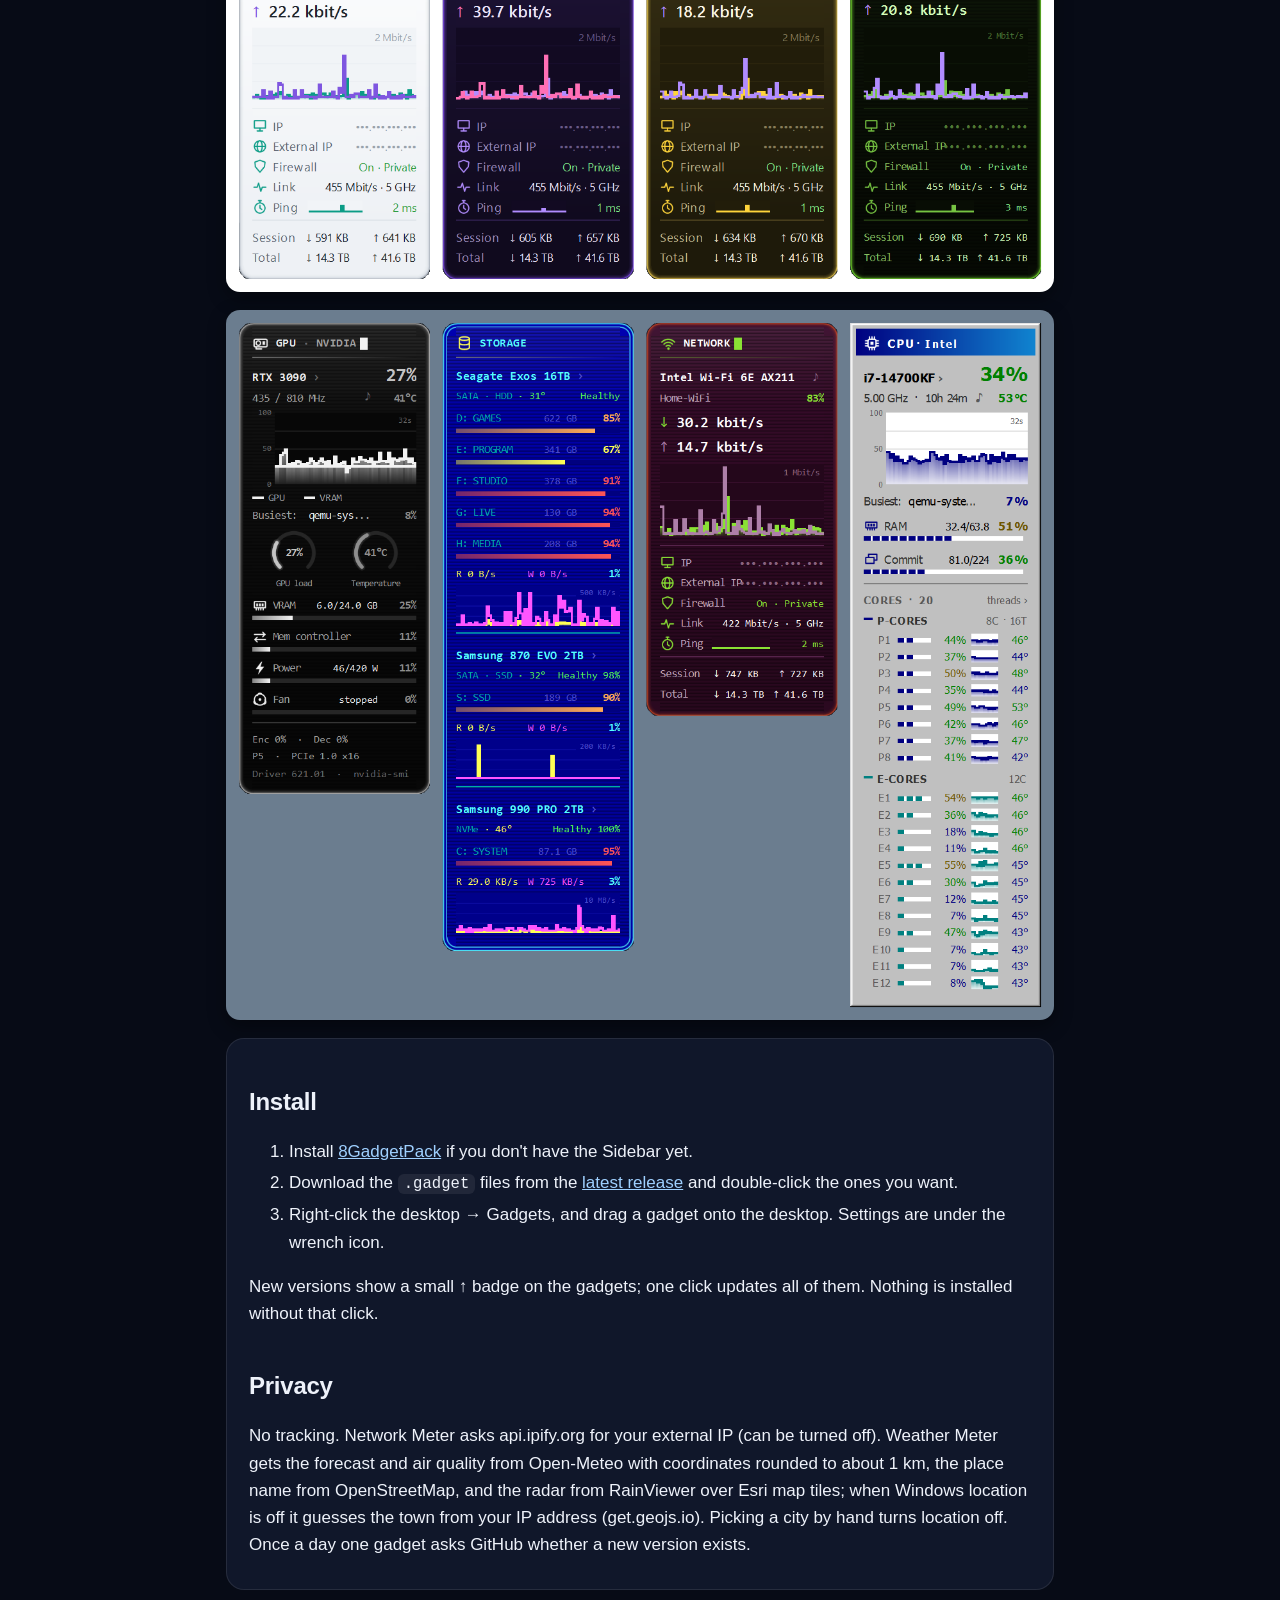
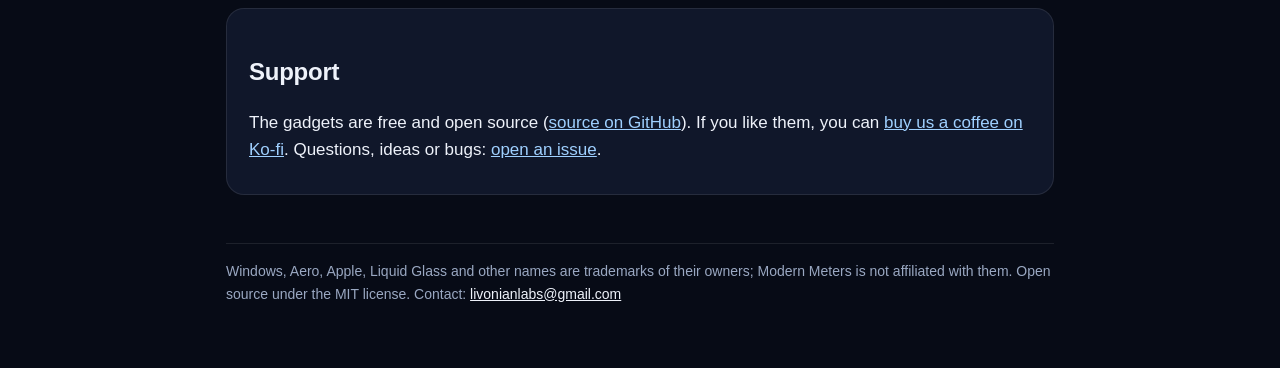
<file: modern-meters/index.html>
<!doctype html>
<html lang="en">
<head>
<meta charset="utf-8">
<meta name="viewport" content="width=device-width, initial-scale=1">
<title>Modern Meters for 8GadgetPack – Windows Sidebar gadgets</title>
<meta name="description" content="Modern CPU, GPU, Network, Drives and Weather gadgets for the Windows Sidebar (8GadgetPack). 13 languages, glass, classic, light, colored glass, retro terminal and frosted glass styles, graphs you can hover. Free.">
<meta property="og:title" content="Modern Meters – Windows desktop gadgets">
<meta property="og:image" content="https://livonianlabs.github.io/modern-meters/img/themes-glass.png">
<link rel="icon" href="/favicon.png">
<link rel="stylesheet" href="/site.css">
<link rel="stylesheet" href="/style.css">
<style>
  .row { display: grid; grid-template-columns: repeat(auto-fill, minmax(140px, 1fr)); gap: 12px; margin: 20px 0; align-items: start; }
  .row img { width: 100%; display: block; }
  .wide { width: 100%; border-radius: 14px; display: block; margin: 18px 0; box-shadow: 0 6px 18px #0006; }
  .btn { display: inline-block; background: var(--accent); color: #1a1205; font-weight: 600; text-decoration: none; border-radius: 12px; padding: 12px 22px; margin: 8px 0 4px; }
</style>
<script type="speculationrules">{"prerender":[{"where":{"href_matches":"/*"},"eagerness":"moderate"}]}</script>
</head>
<body>
<header class="site-head">
  <a class="logo" href="/"><img src="/favicon.png" alt="" width="26" height="26"><span>Livonian Labs</span></a>
  <nav aria-label="Products">
    <a href="/flipsky/">FlipSky</a>
    <a href="/modern-meters-app/" aria-current="page">Modern Meters</a>
  </nav>
</header>
<main>
  <h1>Modern Meters for 8GadgetPack</h1>
  <p class="lead">Five modern desktop gadgets for Windows: CPU, GPU, Network, Drives and Weather. Free, in 13 languages.</p>
  <div class="card" style="padding:12px 22px">
    <strong>New:</strong> <a href="/modern-meters-app/">Modern Meters as an app</a> — the same gadgets in their own windows, without 8GadgetPack, with more styles and updates in a click.
  </div>
  <a class="btn" href="https://github.com/livonianlabs/modern-meters/releases/latest">Download the latest version</a>
  <p style="color:var(--muted);margin-top:4px">Needs the Windows Sidebar from <a href="https://8gadgetpack.net/">8GadgetPack</a>.</p>

  <img class="wide" src="img/themes-glass.png" alt="Lens glass and Sky glass gadgets over a wallpaper">

  <div class="row">
    <img src="img/cpu-glass.png" alt="CPU Meter">
    <img src="img/gpu-glass.png" alt="GPU Meter">
    <img src="img/network-glass.png" alt="Network Meter">
    <img src="img/drives-glass.png" alt="Drives Meter">
    <img src="img/weather-glass.png" alt="Weather Meter">
  </div>

  <div class="card">
    <h2>The gadgets</h2>
    <ul>
      <li><strong>CPU Meter</strong> — load of every thread or core (P- and E-cores grouped), clock, temperature, RAM and commit, history graph, uptime, the busiest program right now; click the processor for the top programs</li>
      <li><strong>GPU Meter</strong> — load, VRAM, power, fan, clocks, encoder/decoder, temperature, the busiest program on the card; NVIDIA, AMD and Intel, discrete and integrated</li>
      <li><strong>Network Meter</strong> — download and upload speed, Wi-Fi and signal, IP addresses (hidden until clicked), firewall, ping, traffic totals</li>
      <li><strong>Drives Meter</strong> — disks and partitions, SMART health, SSD life left, temperature, read/write speed</li>
      <li><strong>Weather Meter</strong> — current weather, hourly chart (temperature, precipitation, wind, pressure), rain radar, 3 or 5 days, sunrise and sunset, UV and air quality, and when rain or snow starts or stops in the next two hours</li>
    </ul>
    <h2>Graphs</h2>
    <p>Hover over any graph to see the value at that moment and its lowest, average and highest. A graph can show the last minute or two, or 5 minutes, 15 minutes or an hour.</p>
    <h2>Styles</h2>
    <p>Glass, Classic, Light, Colored glass in eight accent colors, Retro terminal with scanlines, black-and-white, blue commander and aubergine terminals, Gray 90s, and Sky glass and Lens glass with your wallpaper blurred underneath (inspired by Windows 7's Aero and Apple's Liquid Glass), and Auto, which follows Windows' light or dark mode.</p>
  </div>

  <img class="wide" src="img/themes.png" alt="Light, colored glass and retro terminal styles">
  <img class="wide" src="img/themes-retro.png" alt="Black-and-white, blue commander, aubergine terminal and Gray 90s styles">

  <div class="card">
    <h2>Install</h2>
    <ol>
      <li>Install <a href="https://8gadgetpack.net/">8GadgetPack</a> if you don't have the Sidebar yet.</li>
      <li>Download the <code>.gadget</code> files from the <a href="https://github.com/livonianlabs/modern-meters/releases/latest">latest release</a> and double-click the ones you want.</li>
      <li>Right-click the desktop → Gadgets, and drag a gadget onto the desktop. Settings are under the wrench icon.</li>
    </ol>
    <p>New versions show a small ↑ badge on the gadgets; one click updates all of them. Nothing is installed without that click.</p>
    <h2>Privacy</h2>
    <p>No tracking. Network Meter asks api.ipify.org for your external IP (can be turned off). Weather Meter gets the forecast and air quality from Open-Meteo with coordinates rounded to about 1 km, the place name from OpenStreetMap, and the radar from RainViewer over Esri map tiles; when Windows location is off it guesses the town from your IP address (get.geojs.io). Picking a city by hand turns location off. Once a day one gadget asks GitHub whether a new version exists.</p>
  </div>

  <div class="card">
    <h2>Support</h2>
    <p>The gadgets are free and open source (<a href="https://github.com/livonianlabs/modern-meters">source on GitHub</a>). If you like them, you can <a href="https://ko-fi.com/silverenio">buy us a coffee on Ko-fi</a>. Questions, ideas or bugs: <a href="https://github.com/livonianlabs/modern-meters/issues">open an issue</a>.</p>
  </div>

  <footer>Windows, Aero, Apple, Liquid Glass and other names are trademarks of their owners; Modern Meters is not affiliated with them. Open source under the MIT license. Contact: <a href="mailto:livonianlabs@gmail.com">livonianlabs@gmail.com</a></footer>
</main>
</body>
</html>
</file>
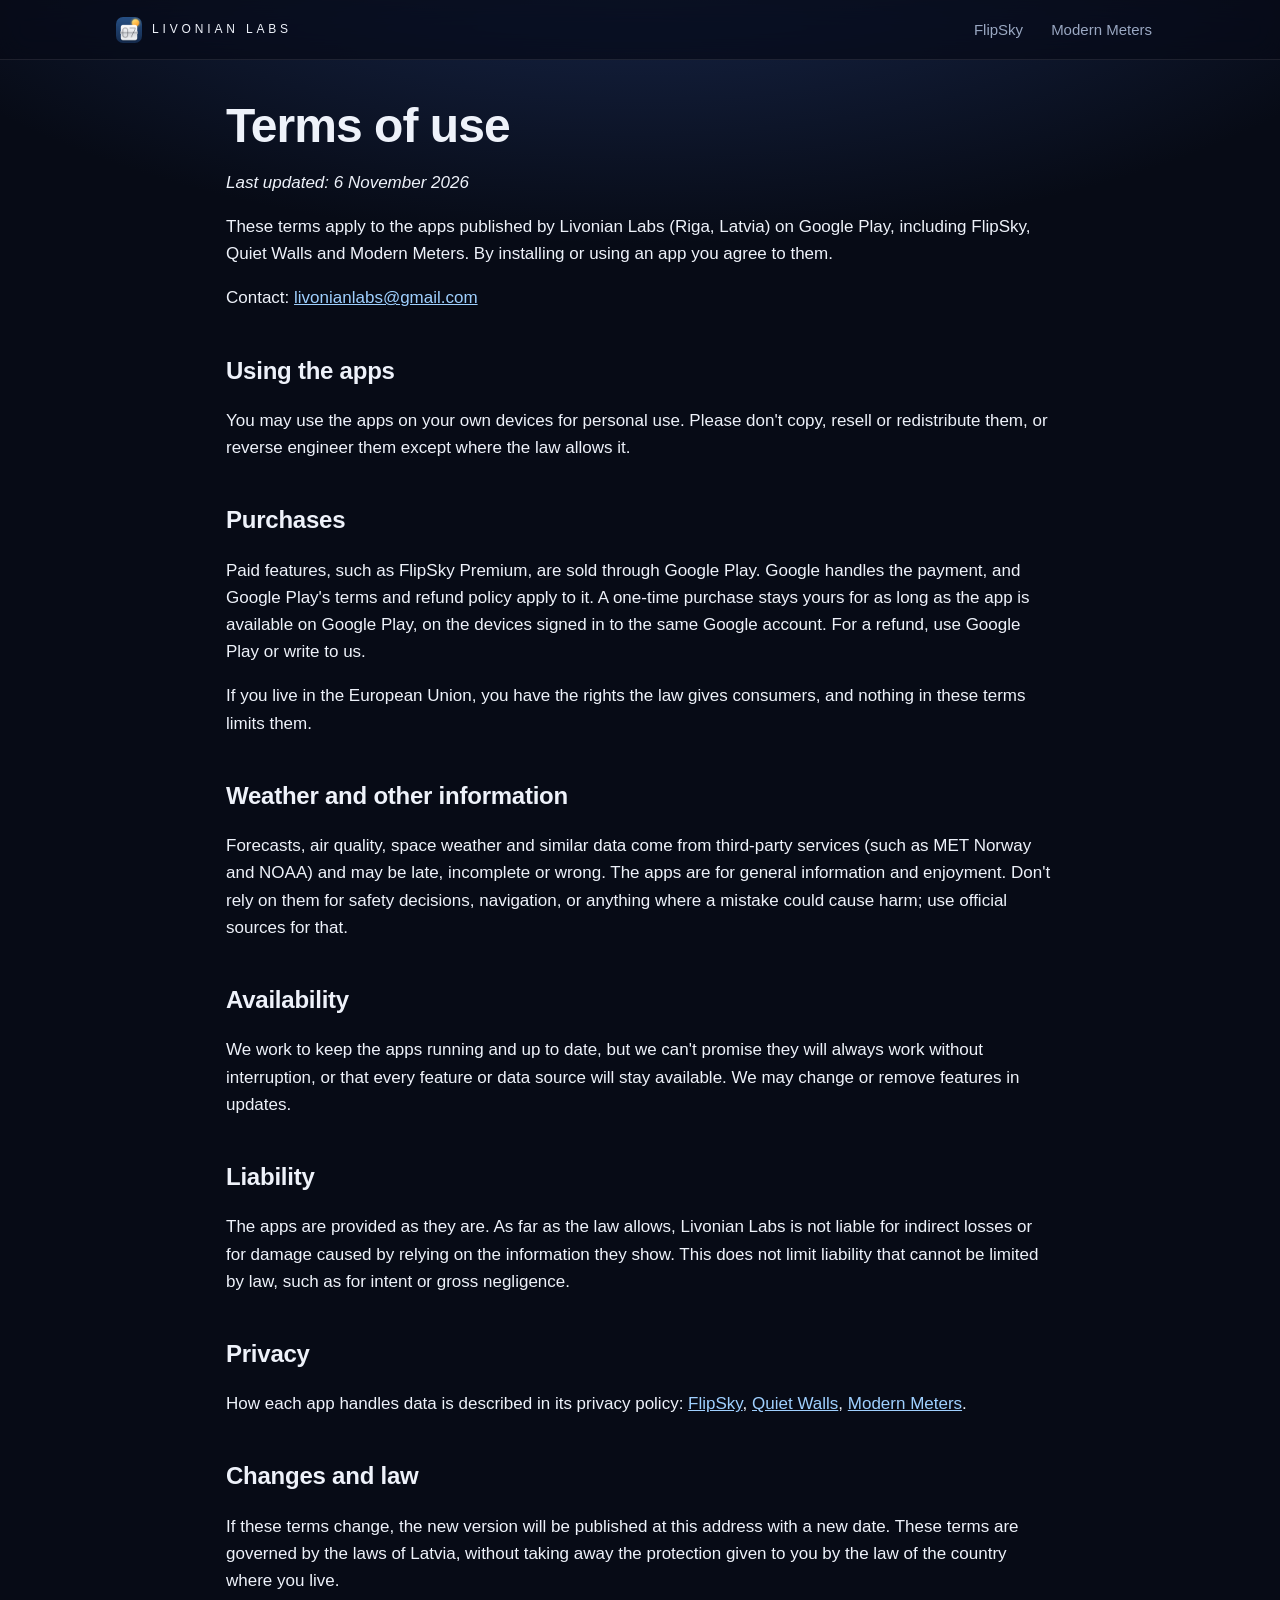
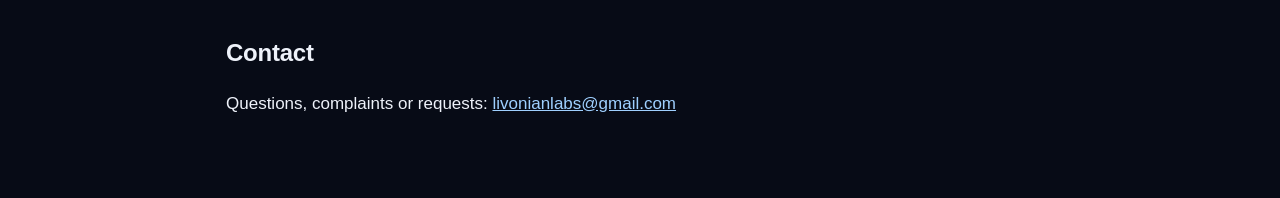
<file: terms.html>
<!doctype html>
<html lang="en">
<head>
<meta charset="utf-8">
<meta name="viewport" content="width=device-width, initial-scale=1">
<title>Livonian Labs terms of use</title>
<link rel="icon" href="/favicon.png">
<link rel="stylesheet" href="/site.css">
<link rel="stylesheet" href="/style.css">
<script type="speculationrules">{"prerender":[{"where":{"href_matches":"/*"},"eagerness":"moderate"}]}</script>
</head>
<body>
<header class="site-head">
  <a class="logo" href="/"><img src="/favicon.png" alt="" width="26" height="26"><span>Livonian Labs</span></a>
  <nav aria-label="Products">
    <a href="/flipsky/">FlipSky</a>
    <a href="/modern-meters-app/">Modern Meters</a>
  </nav>
</header>
<main>
<h1>Terms of use</h1>
<p><em>Last updated: 6 November 2026</em></p>
<p>These terms apply to the apps published by Livonian Labs (Riga, Latvia) on Google Play, including FlipSky, Quiet Walls and Modern Meters. By installing or using an app you agree to them.</p>
<p>Contact: <a href="mailto:livonianlabs@gmail.com">livonianlabs@gmail.com</a></p>

<h2>Using the apps</h2>
<p>You may use the apps on your own devices for personal use. Please don't copy, resell or redistribute them, or reverse engineer them except where the law allows it.</p>

<h2>Purchases</h2>
<p>Paid features, such as FlipSky Premium, are sold through Google Play. Google handles the payment, and Google Play's terms and refund policy apply to it. A one-time purchase stays yours for as long as the app is available on Google Play, on the devices signed in to the same Google account. For a refund, use Google Play or write to us.</p>
<p>If you live in the European Union, you have the rights the law gives consumers, and nothing in these terms limits them.</p>

<h2>Weather and other information</h2>
<p>Forecasts, air quality, space weather and similar data come from third-party services (such as MET Norway and NOAA) and may be late, incomplete or wrong. The apps are for general information and enjoyment. Don't rely on them for safety decisions, navigation, or anything where a mistake could cause harm; use official sources for that.</p>

<h2>Availability</h2>
<p>We work to keep the apps running and up to date, but we can't promise they will always work without interruption, or that every feature or data source will stay available. We may change or remove features in updates.</p>

<h2>Liability</h2>
<p>The apps are provided as they are. As far as the law allows, Livonian Labs is not liable for indirect losses or for damage caused by relying on the information they show. This does not limit liability that cannot be limited by law, such as for intent or gross negligence.</p>

<h2>Privacy</h2>
<p>How each app handles data is described in its privacy policy: <a href="/flipsky/privacy.html">FlipSky</a>, <a href="/quietwalls/privacy.html">Quiet Walls</a>, <a href="/modern-meters-app/privacy.html">Modern Meters</a>.</p>

<h2>Changes and law</h2>
<p>If these terms change, the new version will be published at this address with a new date. These terms are governed by the laws of Latvia, without taking away the protection given to you by the law of the country where you live.</p>

<h2>Contact</h2>
<p>Questions, complaints or requests: <a href="mailto:livonianlabs@gmail.com">livonianlabs@gmail.com</a></p>
</main>
</body>
</html>
</file>
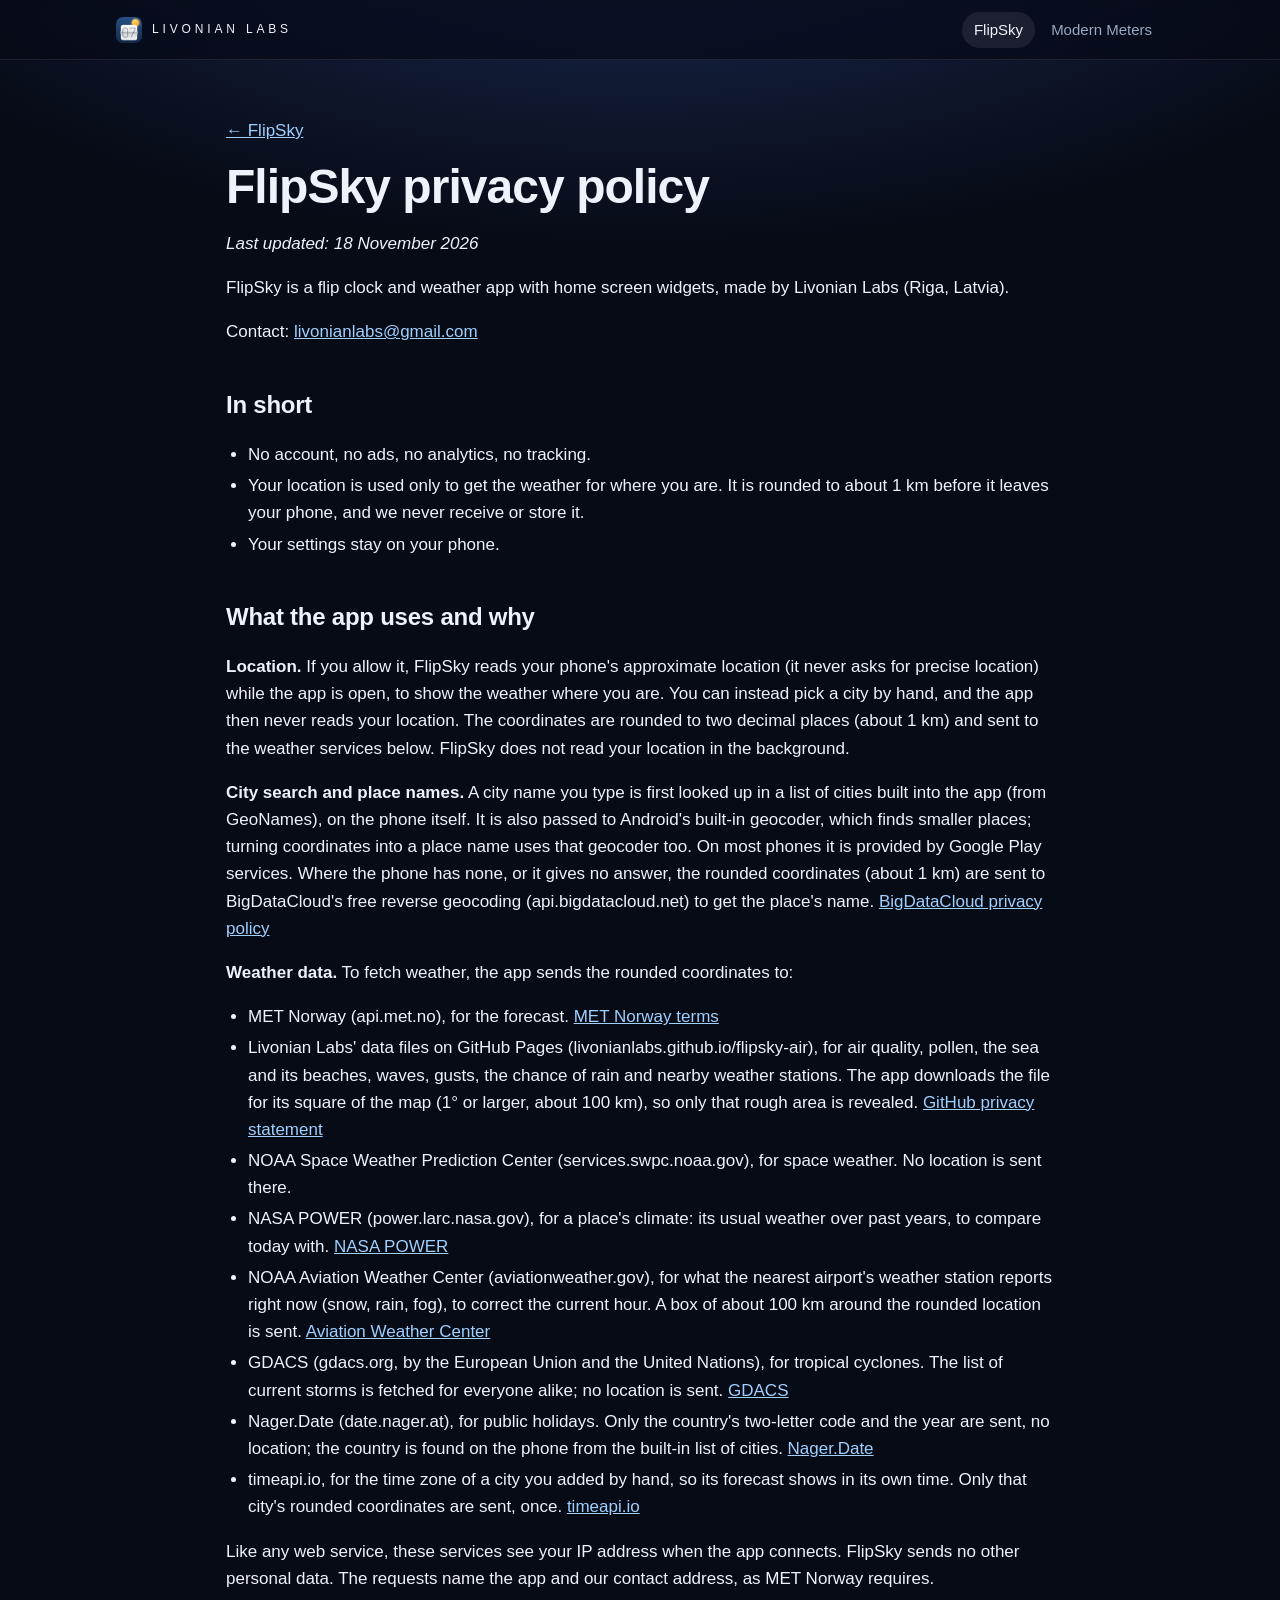
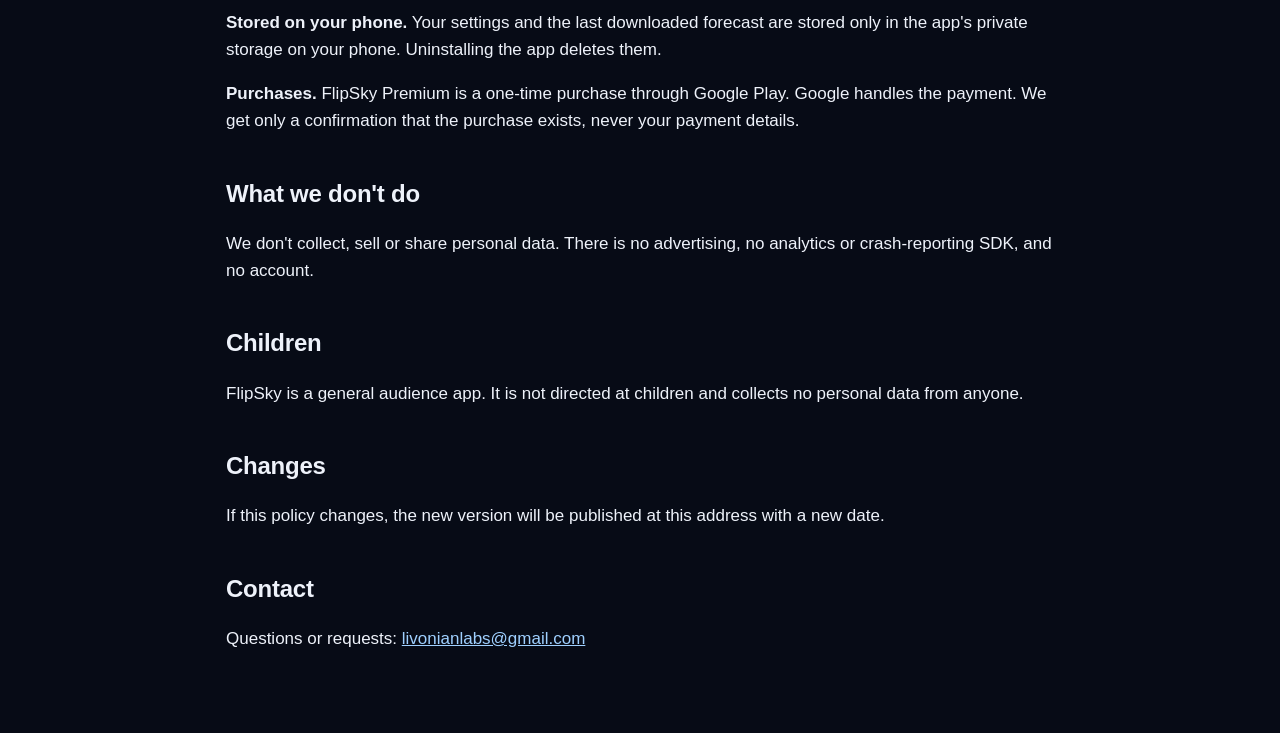
<file: flipsky/privacy.html>
<!doctype html>
<html lang="en">
<head>
<meta charset="utf-8">
<meta name="viewport" content="width=device-width, initial-scale=1">
<title>FlipSky privacy policy</title>
<link rel="icon" href="/favicon.png">
<link rel="stylesheet" href="/site.css">
<link rel="stylesheet" href="/style.css">
<script type="speculationrules">{"prerender":[{"where":{"href_matches":"/*"},"eagerness":"moderate"}]}</script>
</head>
<body>
<header class="site-head">
  <a class="logo" href="/"><img src="/favicon.png" alt="" width="26" height="26"><span>Livonian Labs</span></a>
  <nav aria-label="Products">
    <a href="/flipsky/" aria-current="page">FlipSky</a>
    <a href="/modern-meters-app/">Modern Meters</a>
  </nav>
</header>
<main>
<p><a href="./">← FlipSky</a></p>
<h1>FlipSky privacy policy</h1>
<p><em>Last updated: 18 November 2026</em></p>
<p>FlipSky is a flip clock and weather app with home screen widgets, made by Livonian Labs (Riga, Latvia).</p>
<p>Contact: <a href="mailto:livonianlabs@gmail.com">livonianlabs@gmail.com</a></p>
<h2>In short</h2>
<ul>
<li>No account, no ads, no analytics, no tracking.</li>
<li>Your location is used only to get the weather for where you are. It is rounded to about 1 km before it leaves your phone, and we never receive or store it.</li>
<li>Your settings stay on your phone.</li>
</ul>
<h2>What the app uses and why</h2>
<p><strong>Location.</strong> If you allow it, FlipSky reads your phone's approximate location (it never asks for precise location) while the app is open, to show the weather where you are. You can instead pick a city by hand, and the app then never reads your location. The coordinates are rounded to two decimal places (about 1 km) and sent to the weather services below. FlipSky does not read your location in the background.</p>
<p><strong>City search and place names.</strong> A city name you type is first looked up in a list of cities built into the app (from GeoNames), on the phone itself. It is also passed to Android's built-in geocoder, which finds smaller places; turning coordinates into a place name uses that geocoder too. On most phones it is provided by Google Play services. Where the phone has none, or it gives no answer, the rounded coordinates (about 1 km) are sent to BigDataCloud's free reverse geocoding (api.bigdatacloud.net) to get the place's name. <a href="https://www.bigdatacloud.com/privacy-policy">BigDataCloud privacy policy</a></p>
<p><strong>Weather data.</strong> To fetch weather, the app sends the rounded coordinates to:</p>
<ul>
<li>MET Norway (api.met.no), for the forecast. <a href="https://api.met.no/doc/TermsOfService">MET Norway terms</a></li>
<li>Livonian Labs' data files on GitHub Pages (livonianlabs.github.io/flipsky-air), for air quality, pollen, the sea and its beaches, waves, gusts, the chance of rain and nearby weather stations. The app downloads the file for its square of the map (1° or larger, about 100 km), so only that rough area is revealed. <a href="https://docs.github.com/site-policy/privacy-policies/github-general-privacy-statement">GitHub privacy statement</a></li>
<li>NOAA Space Weather Prediction Center (services.swpc.noaa.gov), for space weather. No location is sent there.</li>
<li>NASA POWER (power.larc.nasa.gov), for a place's climate: its usual weather over past years, to compare today with. <a href="https://power.larc.nasa.gov">NASA POWER</a></li>
<li>NOAA Aviation Weather Center (aviationweather.gov), for what the nearest airport's weather station reports right now (snow, rain, fog), to correct the current hour. A box of about 100 km around the rounded location is sent. <a href="https://aviationweather.gov">Aviation Weather Center</a></li>
<li>GDACS (gdacs.org, by the European Union and the United Nations), for tropical cyclones. The list of current storms is fetched for everyone alike; no location is sent. <a href="https://www.gdacs.org">GDACS</a></li>
<li>Nager.Date (date.nager.at), for public holidays. Only the country's two-letter code and the year are sent, no location; the country is found on the phone from the built-in list of cities. <a href="https://date.nager.at">Nager.Date</a></li>
<li>timeapi.io, for the time zone of a city you added by hand, so its forecast shows in its own time. Only that city's rounded coordinates are sent, once. <a href="https://timeapi.io">timeapi.io</a></li>
</ul>
<p>Like any web service, these services see your IP address when the app connects. FlipSky sends no other personal data. The requests name the app and our contact address, as MET Norway requires.</p>
<p><strong>Stored on your phone.</strong> Your settings and the last downloaded forecast are stored only in the app's private storage on your phone. Uninstalling the app deletes them.</p>
<p><strong>Purchases.</strong> FlipSky Premium is a one-time purchase through Google Play. Google handles the payment. We get only a confirmation that the purchase exists, never your payment details.</p>
<h2>What we don't do</h2>
<p>We don't collect, sell or share personal data. There is no advertising, no analytics or crash-reporting SDK, and no account.</p>
<h2>Children</h2>
<p>FlipSky is a general audience app. It is not directed at children and collects no personal data from anyone.</p>
<h2>Changes</h2>
<p>If this policy changes, the new version will be published at this address with a new date.</p>
<h2>Contact</h2>
<p>Questions or requests: <a href="mailto:livonianlabs@gmail.com">livonianlabs@gmail.com</a></p>
</main>
</body>
</html>
</file>
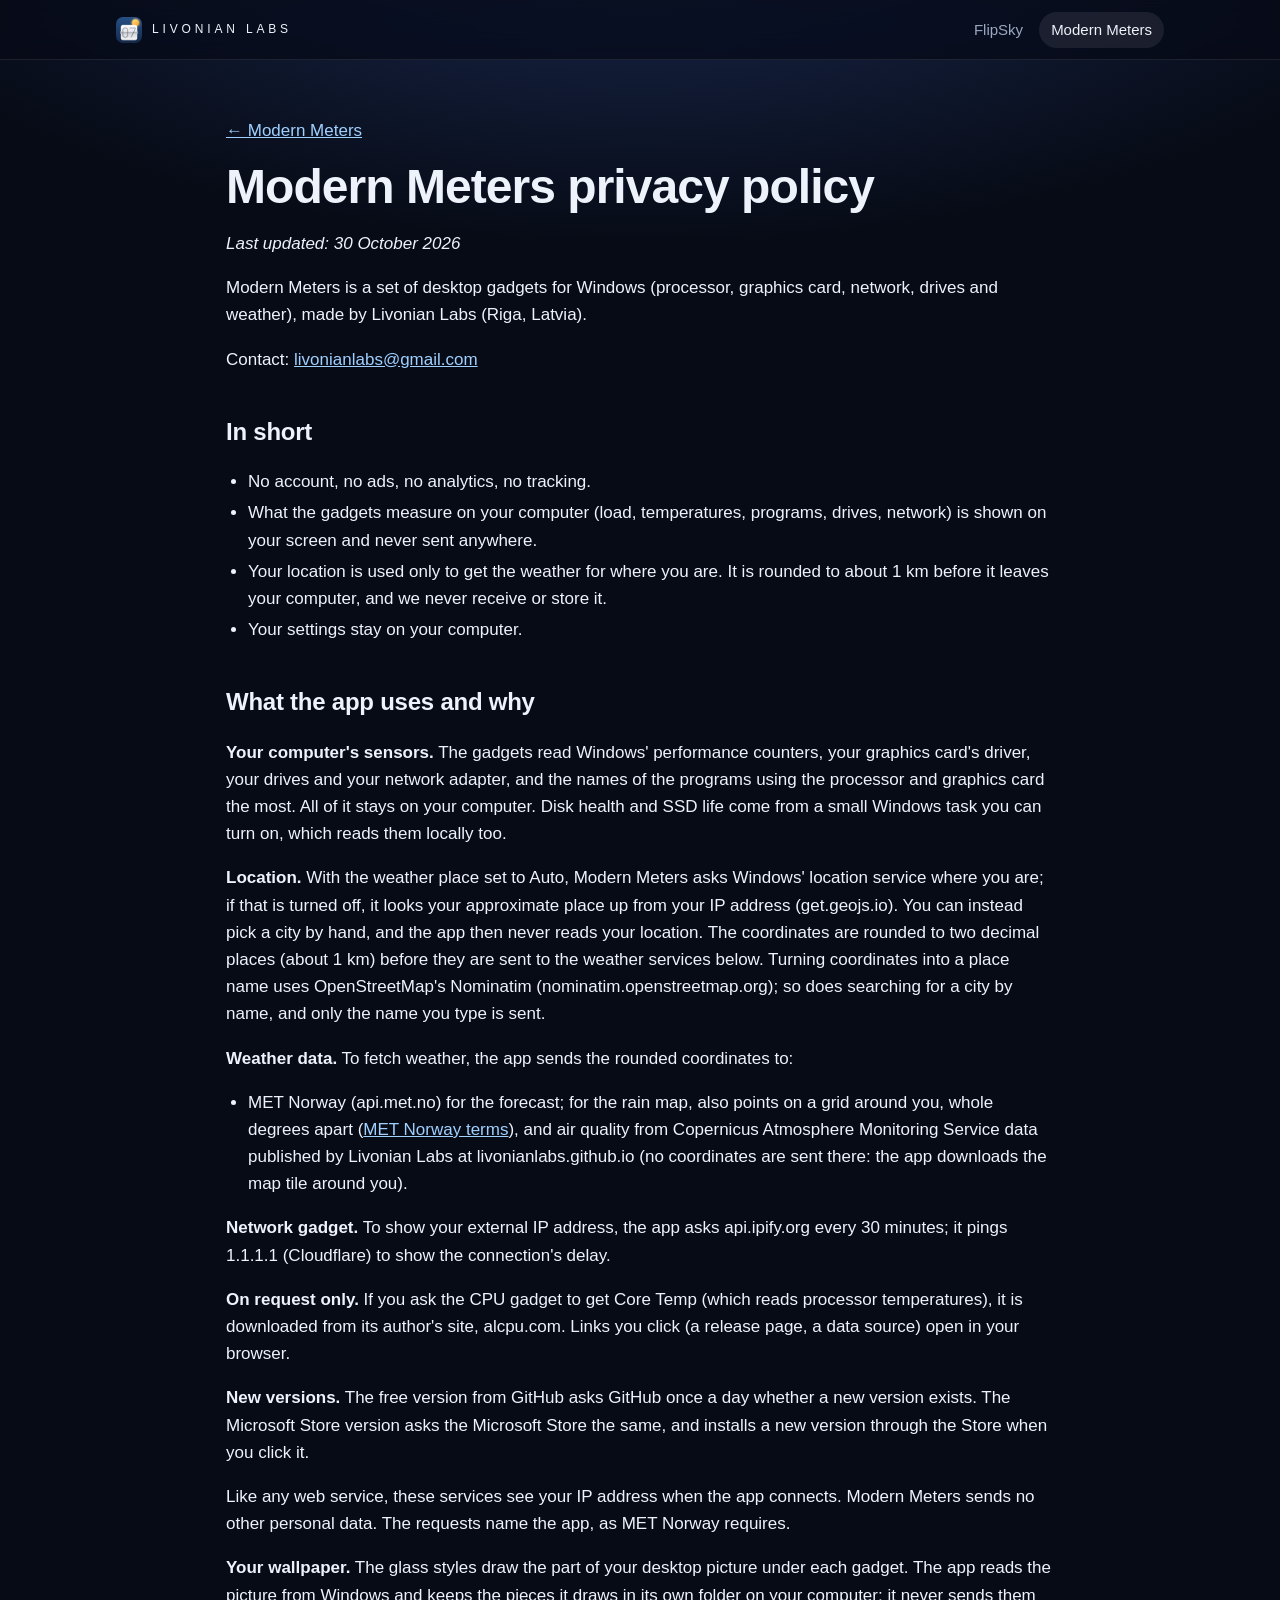
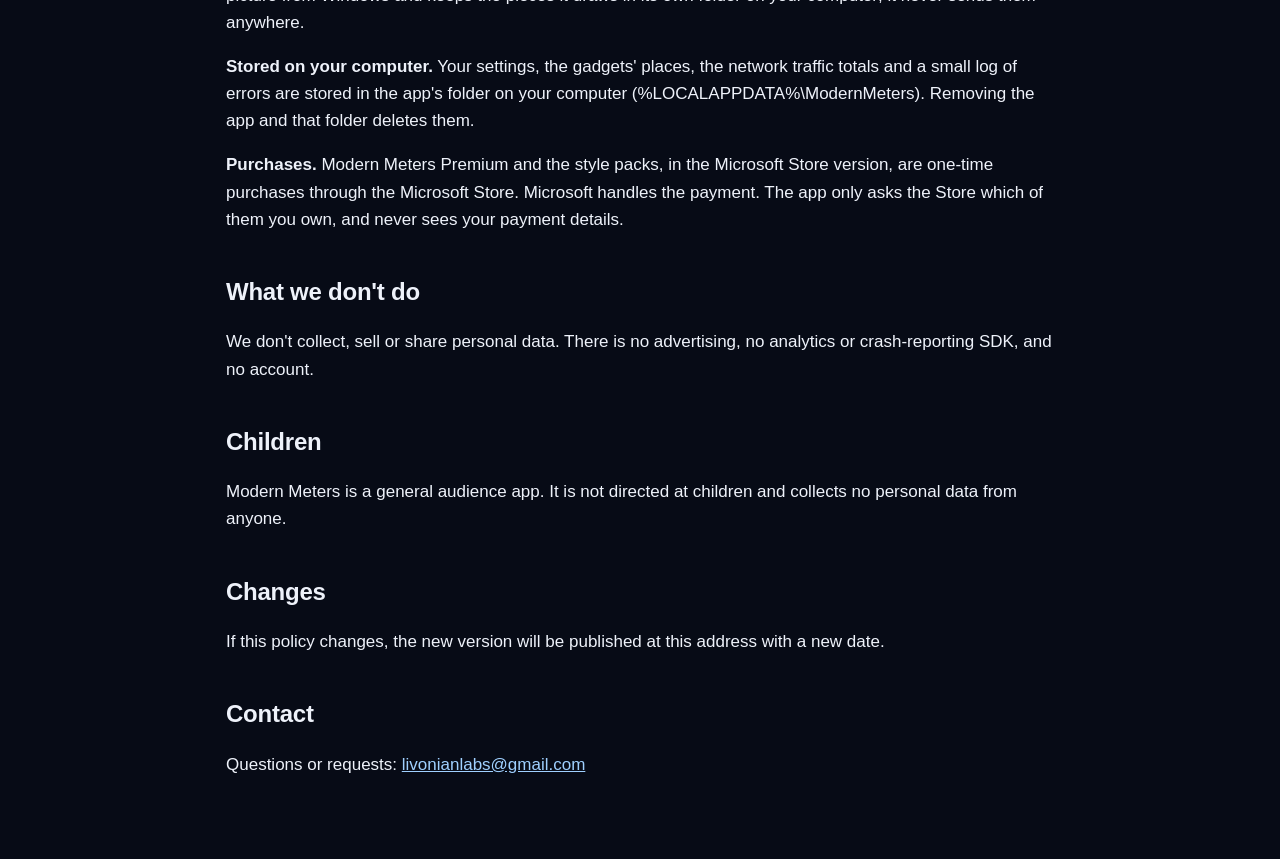
<file: modern-meters-app/privacy.html>
<!doctype html>
<html lang="en">
<head>
<meta charset="utf-8">
<meta name="viewport" content="width=device-width, initial-scale=1">
<title>Modern Meters privacy policy</title>
<link rel="icon" href="/favicon.png">
<link rel="stylesheet" href="/site.css">
<link rel="stylesheet" href="/style.css">
<script type="speculationrules">{"prerender":[{"where":{"href_matches":"/*"},"eagerness":"moderate"}]}</script>
</head>
<body>
<header class="site-head">
  <a class="logo" href="/"><img src="/favicon.png" alt="" width="26" height="26"><span>Livonian Labs</span></a>
  <nav aria-label="Products">
    <a href="/flipsky/">FlipSky</a>
    <a href="/modern-meters-app/" aria-current="page">Modern Meters</a>
  </nav>
</header>
<main>
<p><a href="./">← Modern Meters</a></p>
<h1>Modern Meters privacy policy</h1>
<p><em>Last updated: 30 October 2026</em></p>
<p>Modern Meters is a set of desktop gadgets for Windows (processor, graphics card, network, drives and weather), made by Livonian Labs (Riga, Latvia).</p>
<p>Contact: <a href="mailto:livonianlabs@gmail.com">livonianlabs@gmail.com</a></p>

<h2>In short</h2>
<ul>
<li>No account, no ads, no analytics, no tracking.</li>
<li>What the gadgets measure on your computer (load, temperatures, programs, drives, network) is shown on your screen and never sent anywhere.</li>
<li>Your location is used only to get the weather for where you are. It is rounded to about 1 km before it leaves your computer, and we never receive or store it.</li>
<li>Your settings stay on your computer.</li>
</ul>

<h2>What the app uses and why</h2>
<p><strong>Your computer's sensors.</strong> The gadgets read Windows' performance counters, your graphics card's driver, your drives and your network adapter, and the names of the programs using the processor and graphics card the most. All of it stays on your computer. Disk health and SSD life come from a small Windows task you can turn on, which reads them locally too.</p>
<p><strong>Location.</strong> With the weather place set to Auto, Modern Meters asks Windows' location service where you are; if that is turned off, it looks your approximate place up from your IP address (get.geojs.io). You can instead pick a city by hand, and the app then never reads your location. The coordinates are rounded to two decimal places (about 1 km) before they are sent to the weather services below. Turning coordinates into a place name uses OpenStreetMap's Nominatim (nominatim.openstreetmap.org); so does searching for a city by name, and only the name you type is sent.</p>
<p><strong>Weather data.</strong> To fetch weather, the app sends the rounded coordinates to:</p>
<ul>
<li>MET Norway (api.met.no) for the forecast; for the rain map, also points on a grid around you, whole degrees apart (<a href="https://api.met.no/doc/TermsOfService">MET Norway terms</a>), and air quality from Copernicus Atmosphere Monitoring Service data published by Livonian Labs at livonianlabs.github.io (no coordinates are sent there: the app downloads the map tile around you).</li>
</ul>
<p><strong>Network gadget.</strong> To show your external IP address, the app asks api.ipify.org every 30 minutes; it pings 1.1.1.1 (Cloudflare) to show the connection's delay.</p>
<p><strong>On request only.</strong> If you ask the CPU gadget to get Core Temp (which reads processor temperatures), it is downloaded from its author's site, alcpu.com. Links you click (a release page, a data source) open in your browser.</p>
<p><strong>New versions.</strong> The free version from GitHub asks GitHub once a day whether a new version exists. The Microsoft Store version asks the Microsoft Store the same, and installs a new version through the Store when you click it.</p>
<p>Like any web service, these services see your IP address when the app connects. Modern Meters sends no other personal data. The requests name the app, as MET Norway requires.</p>
<p><strong>Your wallpaper.</strong> The glass styles draw the part of your desktop picture under each gadget. The app reads the picture from Windows and keeps the pieces it draws in its own folder on your computer; it never sends them anywhere.</p>
<p><strong>Stored on your computer.</strong> Your settings, the gadgets' places, the network traffic totals and a small log of errors are stored in the app's folder on your computer (%LOCALAPPDATA%\ModernMeters). Removing the app and that folder deletes them.</p>
<p><strong>Purchases.</strong> Modern Meters Premium and the style packs, in the Microsoft Store version, are one-time purchases through the Microsoft Store. Microsoft handles the payment. The app only asks the Store which of them you own, and never sees your payment details.</p>

<h2>What we don't do</h2>
<p>We don't collect, sell or share personal data. There is no advertising, no analytics or crash-reporting SDK, and no account.</p>

<h2>Children</h2>
<p>Modern Meters is a general audience app. It is not directed at children and collects no personal data from anyone.</p>

<h2>Changes</h2>
<p>If this policy changes, the new version will be published at this address with a new date.</p>

<h2>Contact</h2>
<p>Questions or requests: <a href="mailto:livonianlabs@gmail.com">livonianlabs@gmail.com</a></p>
</main>
</body>
</html>
</file>
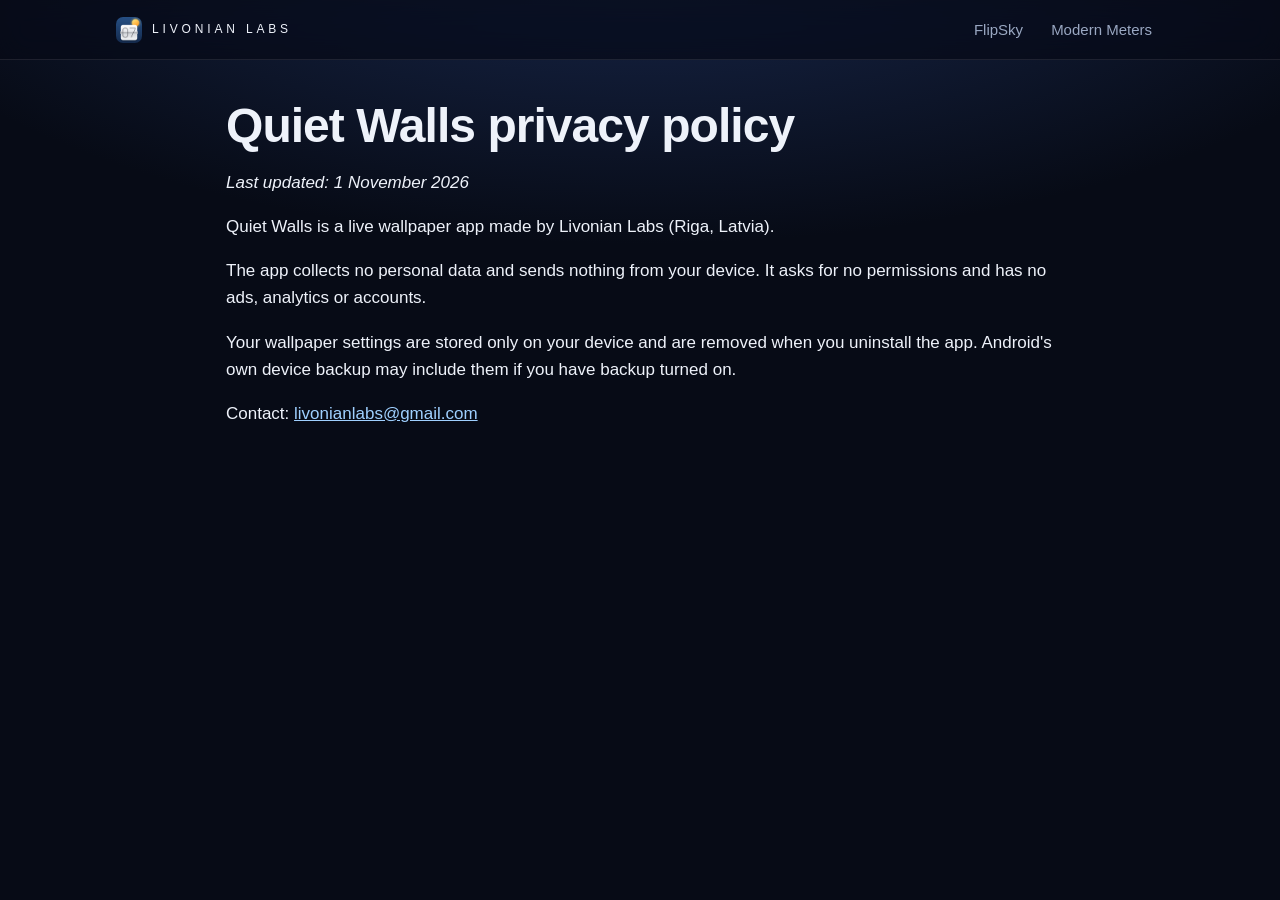
<file: quietwalls/privacy.html>
<!doctype html>
<html lang="en">
<head>
<meta charset="utf-8">
<meta name="viewport" content="width=device-width, initial-scale=1">
<title>Quiet Walls privacy policy</title>
<link rel="icon" href="/favicon.png">
<link rel="stylesheet" href="/site.css">
<link rel="stylesheet" href="/style.css">
<script type="speculationrules">{"prerender":[{"where":{"href_matches":"/*"},"eagerness":"moderate"}]}</script>
</head>
<body>
<header class="site-head">
  <a class="logo" href="/"><img src="/favicon.png" alt="" width="26" height="26"><span>Livonian Labs</span></a>
  <nav aria-label="Products">
    <a href="/flipsky/">FlipSky</a>
    <a href="/modern-meters-app/">Modern Meters</a>
  </nav>
</header>
<main>
<h1>Quiet Walls privacy policy</h1>
<p><em>Last updated: 1 November 2026</em></p>
<p>Quiet Walls is a live wallpaper app made by Livonian Labs (Riga, Latvia).</p>
<p>The app collects no personal data and sends nothing from your device. It asks for no permissions and has no ads, analytics or accounts.</p>
<p>Your wallpaper settings are stored only on your device and are removed when you uninstall the app. Android's own device backup may include them if you have backup turned on.</p>
<p>Contact: <a href="mailto:livonianlabs@gmail.com">livonianlabs@gmail.com</a></p>
</main>
</body>
</html>
</file>
<file: site.css>
/*
 * Livonian Labs: the chrome every page shares (the bar at the top, the foot) and the moves between pages.
 * Pages are plain HTML (fast, indexable, no build); the browser animates going from one to the next.
 */
:root {
  --bg: #070b16;
  --ink: #eef2fa;
  --muted: #9aa8c2;
  --amber: #ffc45c;
  --mint: #8ff0c8;
  --card: #10172a;
  --line: #ffffff17;
  --head-h: 60px;
}

/* ---------- The bar at the top ---------- */
.site-head {
  position: sticky; top: 0; z-index: 50;
  height: var(--head-h);
  display: flex; align-items: center; justify-content: space-between; gap: 16px;
  padding: 0 max(16px, calc((100vw - 1080px) / 2 + 16px));
  background: #070b16b8;
  -webkit-backdrop-filter: saturate(1.4) blur(14px); backdrop-filter: saturate(1.4) blur(14px);
  border-bottom: 1px solid var(--line);
  view-transition-name: site-head;
}
.site-head a { color: var(--ink); text-decoration: none; }
.site-head .logo { display: inline-flex; align-items: center; gap: 10px; font-size: 12px; letter-spacing: .32em; text-transform: uppercase; white-space: nowrap; }
.site-head .logo img { width: 26px; height: 26px; border-radius: 7px; }
.site-head nav { display: flex; gap: 4px; }
.site-head nav a { font-size: 15px; padding: 6px 12px; border-radius: 999px; color: var(--muted); transition: color .2s, background .2s; }
.site-head nav a:hover { color: var(--ink); background: #ffffff0f; }
.site-head nav a[aria-current="page"] { color: var(--ink); background: #ffffff14; }
.site-head a:focus-visible { outline: 2px solid var(--amber); outline-offset: 2px; }

/* Over the home page's sky: clear at first, glass once the page scrolls under it. */
.site-head.over { position: fixed; left: 0; right: 0; background: transparent; border-bottom-color: transparent;
  -webkit-backdrop-filter: none; backdrop-filter: none; }
@supports (animation-timeline: scroll()) {
  .site-head.over { animation: head-glass linear both; animation-timeline: scroll(root); animation-range: 0 240px; }
  @keyframes head-glass { to { background: #070b16b8; border-bottom-color: var(--line);
    -webkit-backdrop-filter: saturate(1.4) blur(14px); backdrop-filter: saturate(1.4) blur(14px); } }
}
@supports not (animation-timeline: scroll()) {
  .site-head.over { background: linear-gradient(180deg, #070b16cc, #070b1600); }
}

@media (max-width: 520px) {
  .site-head .logo span { letter-spacing: .22em; font-size: 11px; }
  .site-head nav a { padding: 6px 9px; font-size: 14px; }
}
@media (max-width: 400px) {
  .site-head .logo span { display: none; }
}

/* ---------- Going from page to page ---------- */
@view-transition { navigation: auto; }
::view-transition-old(root) { animation: 160ms ease-in both page-out; }
::view-transition-new(root) { animation: 340ms cubic-bezier(.2, .8, .2, 1) 60ms both page-in; }
@keyframes page-out { to { opacity: 0; transform: translateY(-6px); } }
@keyframes page-in { from { opacity: 0; transform: translateY(14px); } }
/* The things on both pages (the bar, a product's name, its picture) move to their new place. */
::view-transition-group(*) { animation-duration: 460ms; animation-timing-function: cubic-bezier(.2, .8, .2, 1); }
::view-transition-group(site-head) { animation-duration: 0s; }

@media (prefers-reduced-motion: reduce) {
  ::view-transition-group(*), ::view-transition-old(*), ::view-transition-new(*) { animation: none !important; }
}
</file>
<file: style.css>
/* The product pages: the home page's night, its amber and mint. The bar and the moves between pages: site.css. */
:root {
  --bg: #070b16;
  --panel: #10172a;
  --text: #eef2fa;
  --muted: #9aa8c2;
  --accent: #ffc45c;
  --mint: #8ff0c8;
  --link: #9fd0ff;
  --line: #ffffff17;
}
* { box-sizing: border-box; }
html { scroll-behavior: smooth; scroll-padding-top: 76px; }
body {
  margin: 0;
  background: radial-gradient(1200px 520px at 50% -120px, #1b2c55 0%, transparent 70%) no-repeat, var(--bg);
  color: var(--text);
  font: 17px/1.6 -apple-system, "Segoe UI", Roboto, "Helvetica Neue", Arial, sans-serif;
  -webkit-font-smoothing: antialiased;
}
main { max-width: 860px; margin: 0 auto; padding: 40px 16px 64px; }
a { color: var(--link); }
h1 { font-size: clamp(34px, 6vw, 48px); line-height: 1.08; margin: 0 0 8px; letter-spacing: -.02em; }
h2 { font-size: 24px; margin: 40px 0 8px; letter-spacing: -.01em; }
p.lead { font-size: 20px; color: var(--muted); margin: 0 0 24px; }
.hero { display: flex; gap: 20px; align-items: center; margin-bottom: 8px; }
.hero img { width: 96px; height: 96px; border-radius: 22px; box-shadow: 0 8px 24px #0006; }
.badge { display: inline-block; background: var(--accent); color: #1a1205; font-weight: 600; border-radius: 999px; padding: 4px 14px; font-size: 15px; }
.shots { display: grid; grid-template-columns: repeat(auto-fill, minmax(180px, 1fr)); gap: 14px; margin: 24px 0; }
.shots img { width: 100%; border-radius: 14px; display: block; box-shadow: 0 6px 18px #0006; }
.card { background: var(--panel); border: 1px solid var(--line); border-radius: 18px; padding: 4px 22px 14px; margin: 18px 0; }
ul { padding-left: 22px; }
li { margin: 4px 0; }
code { background: #ffffff12; border-radius: 6px; padding: 1px 6px; font-size: .92em; }
footer { color: var(--muted); font-size: 14px; margin-top: 48px; border-top: 1px solid var(--line); padding-top: 16px; }
footer a { color: var(--text); }
.apps a { display: flex; gap: 16px; align-items: center; text-decoration: none; color: var(--text); background: var(--panel); border-radius: 16px; padding: 14px; }
.apps img { width: 64px; height: 64px; border-radius: 15px; }
@media (max-width: 520px) { .hero img { width: 72px; height: 72px; } }
</file>
